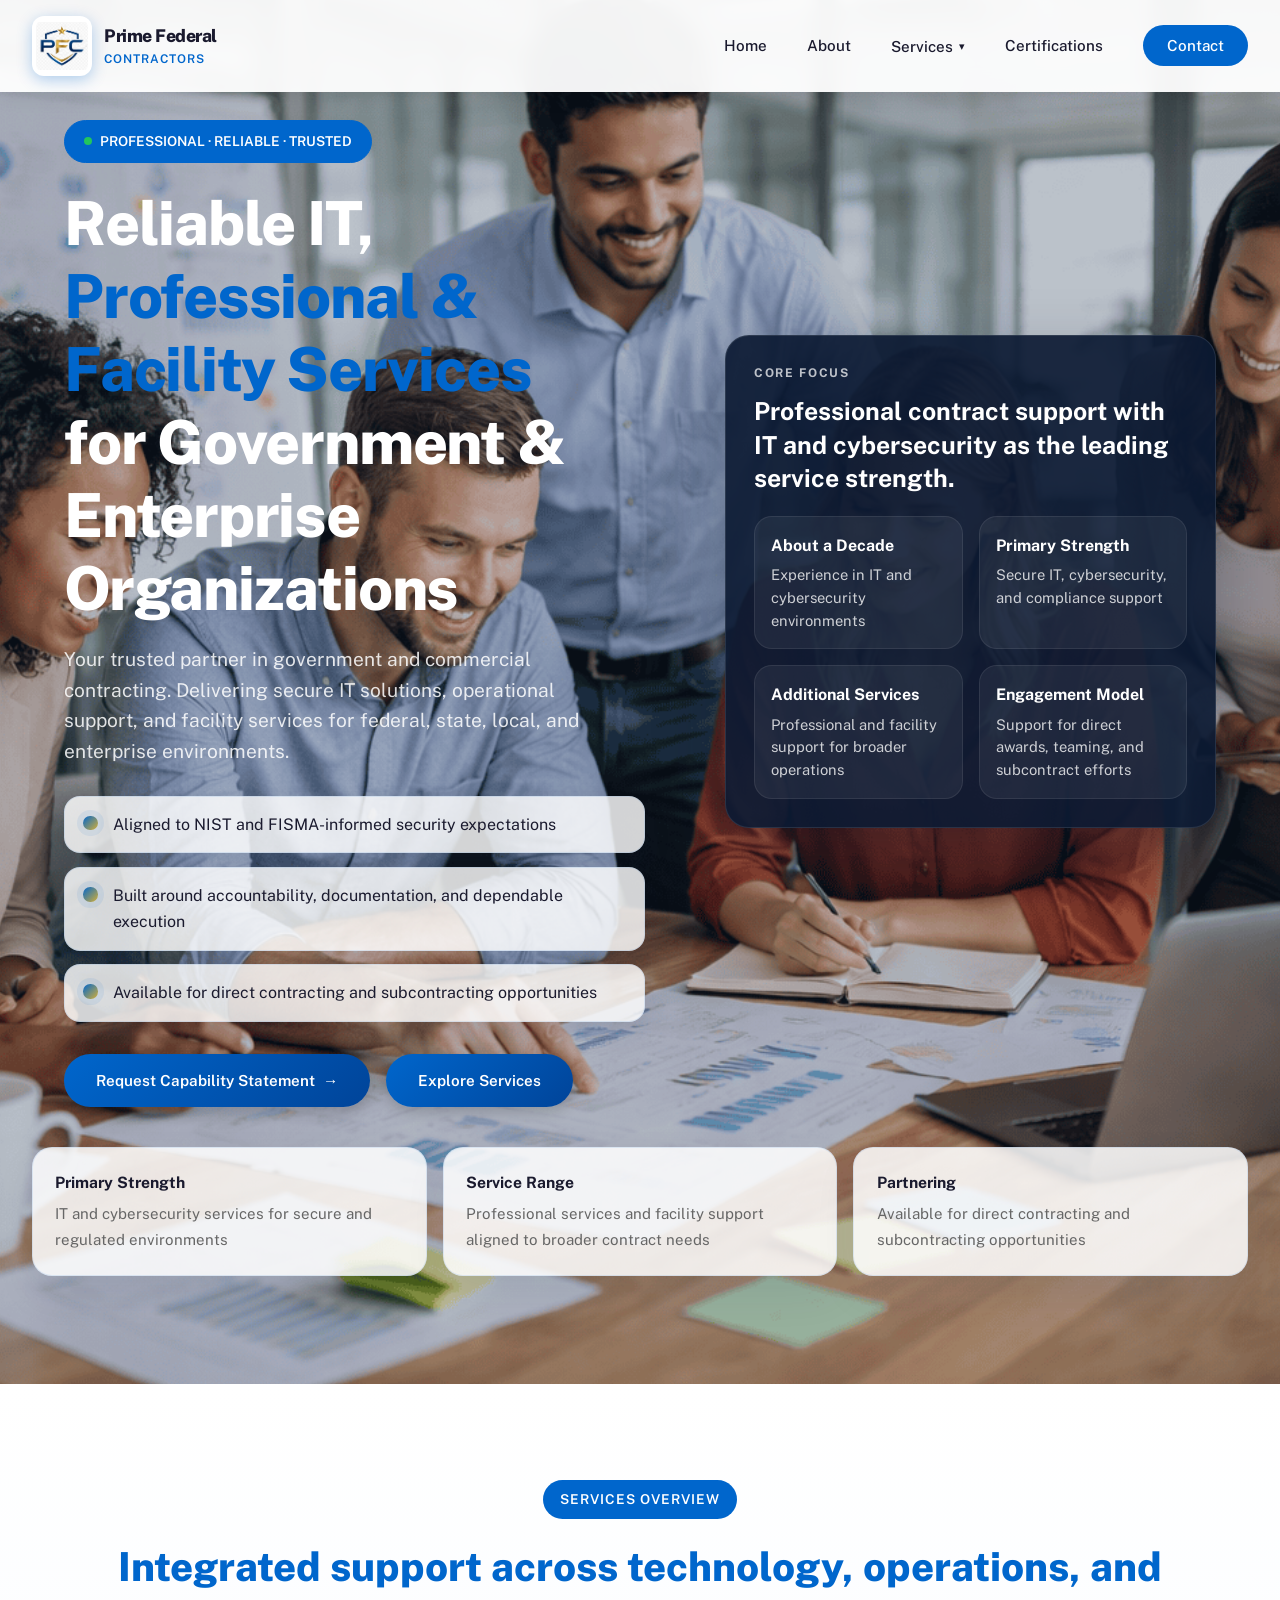
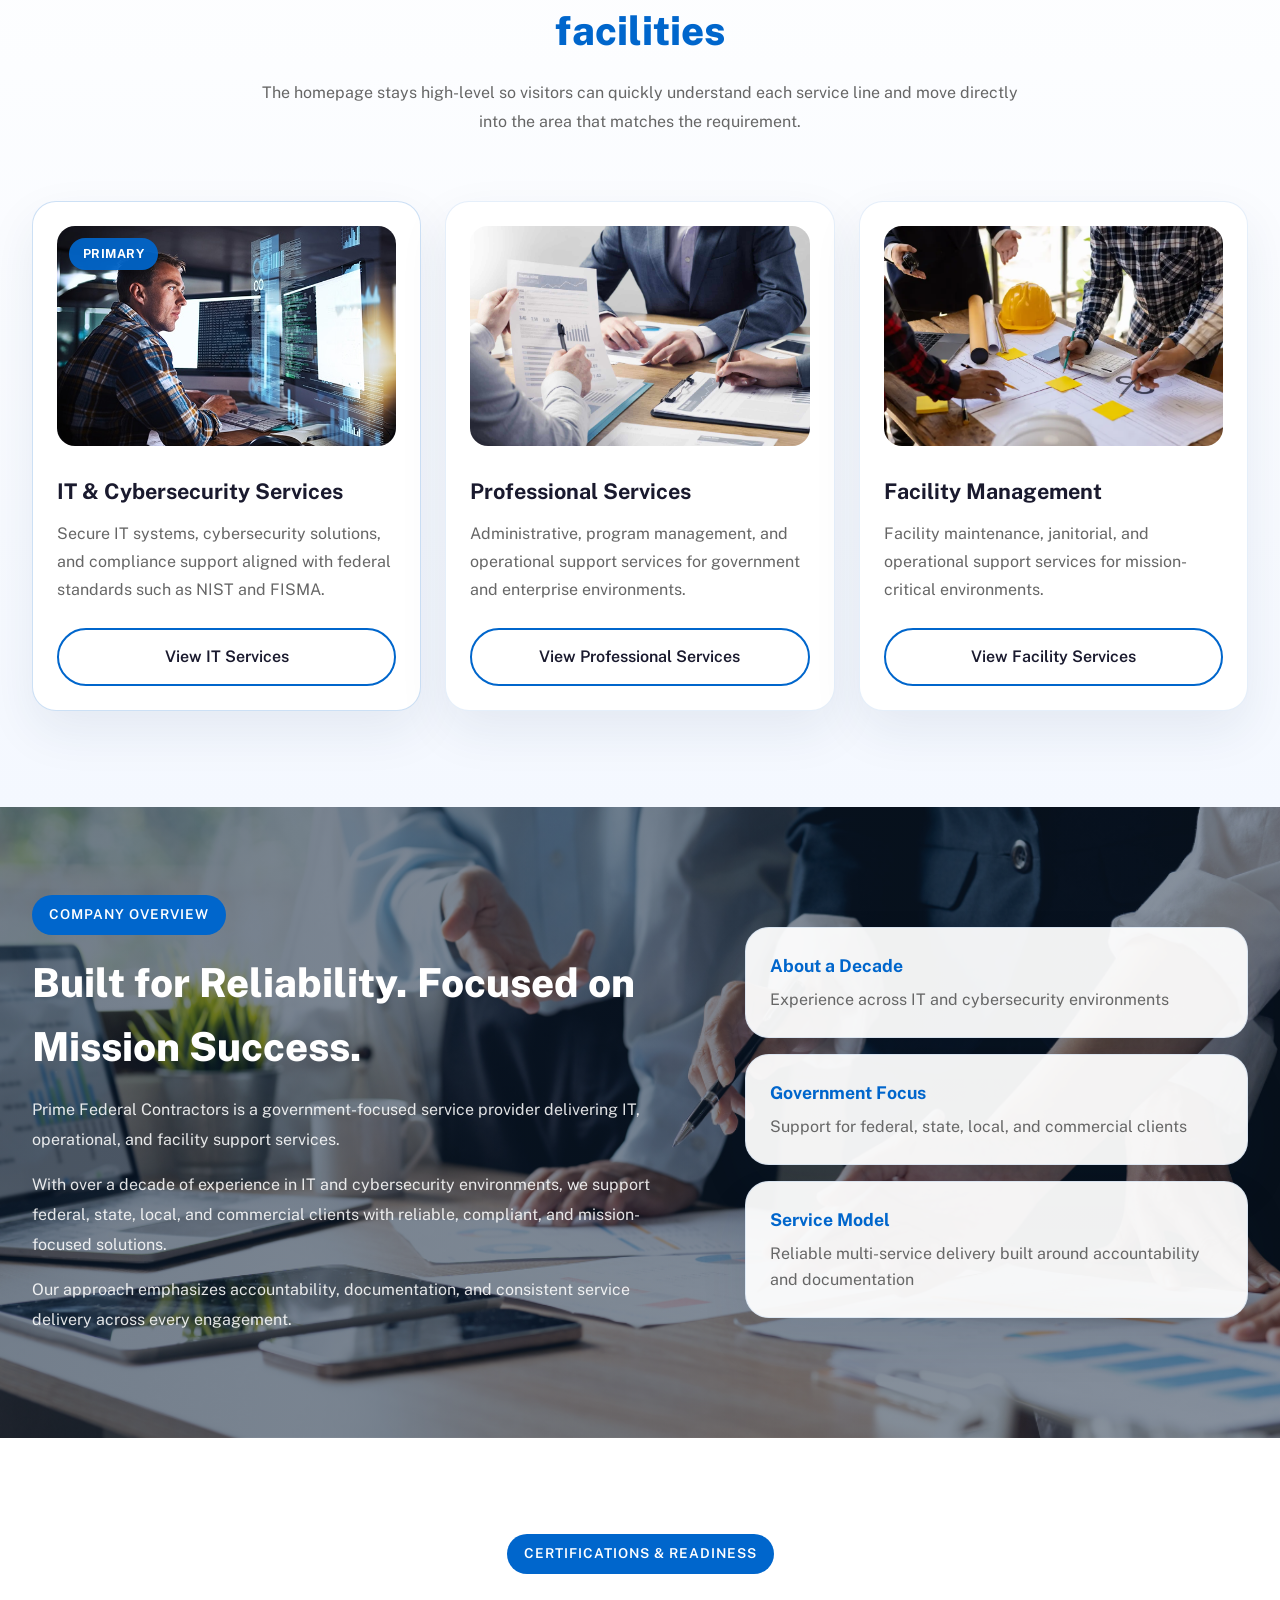
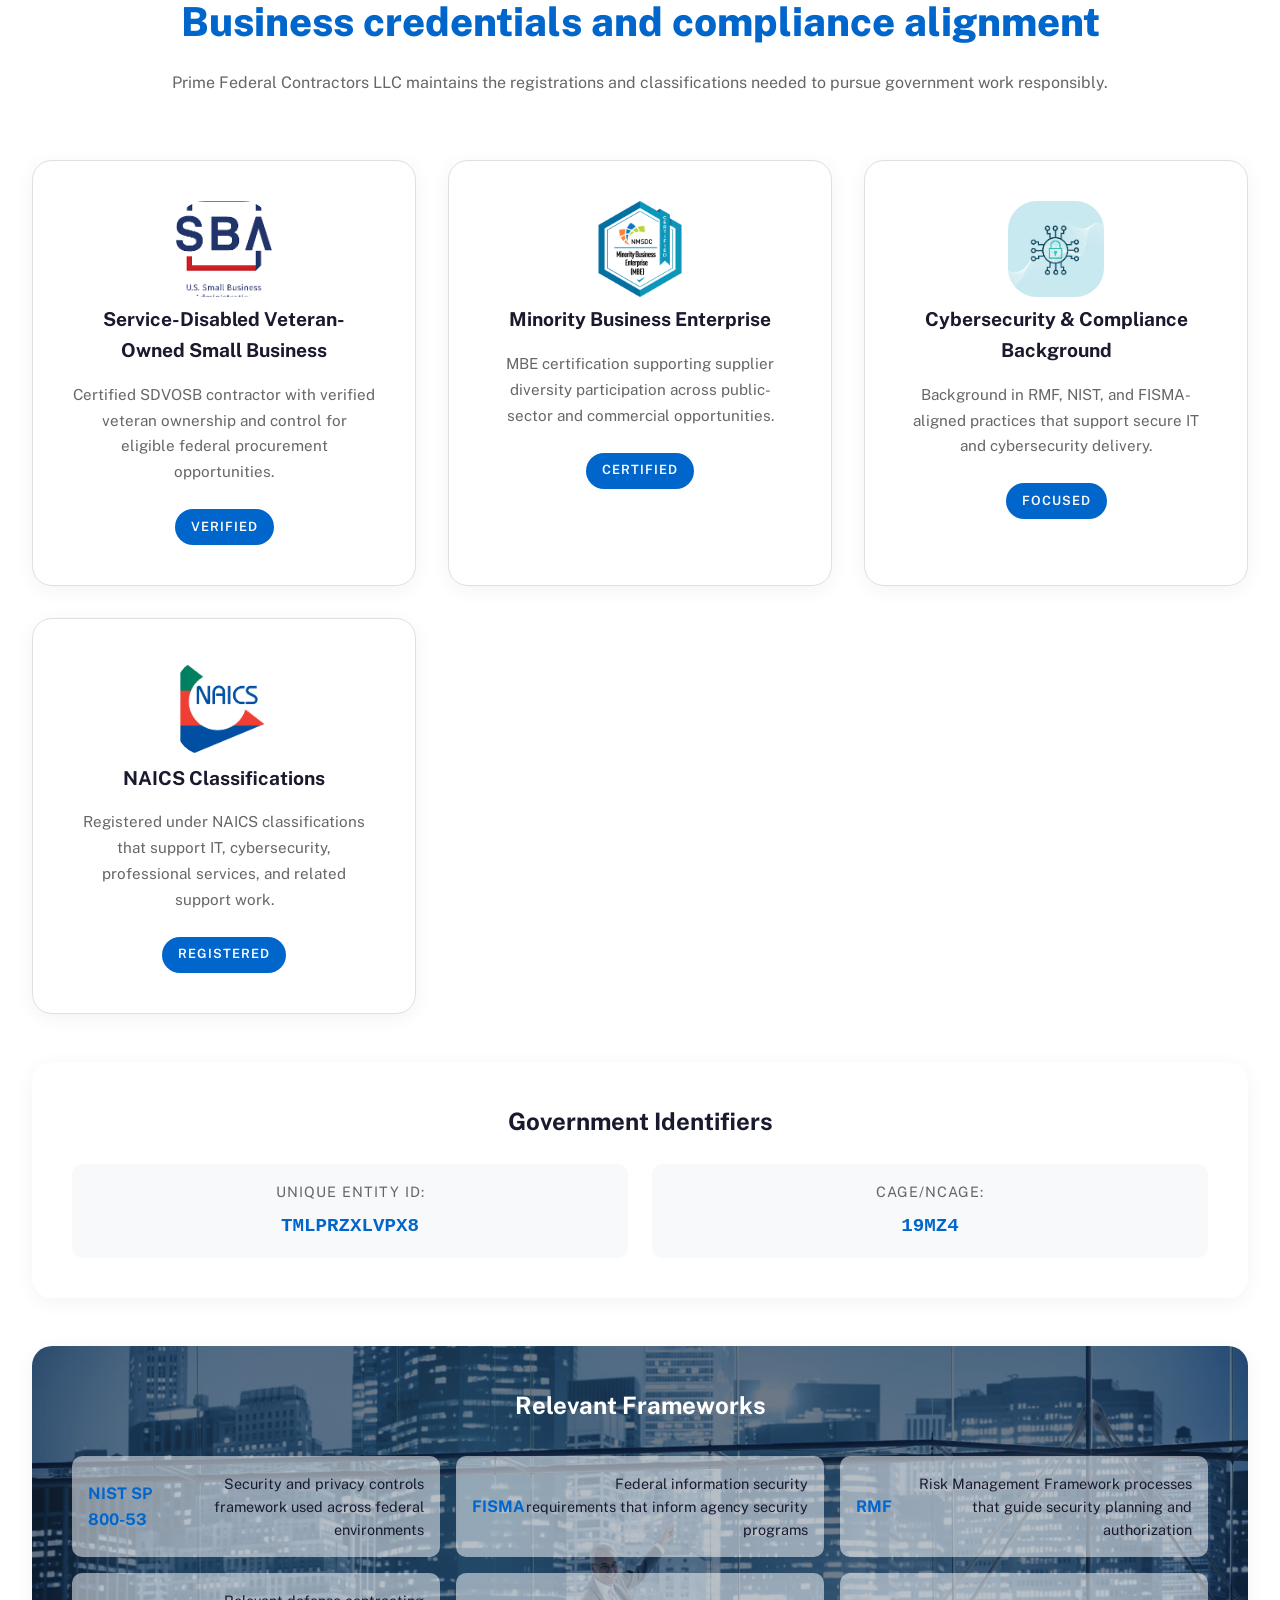
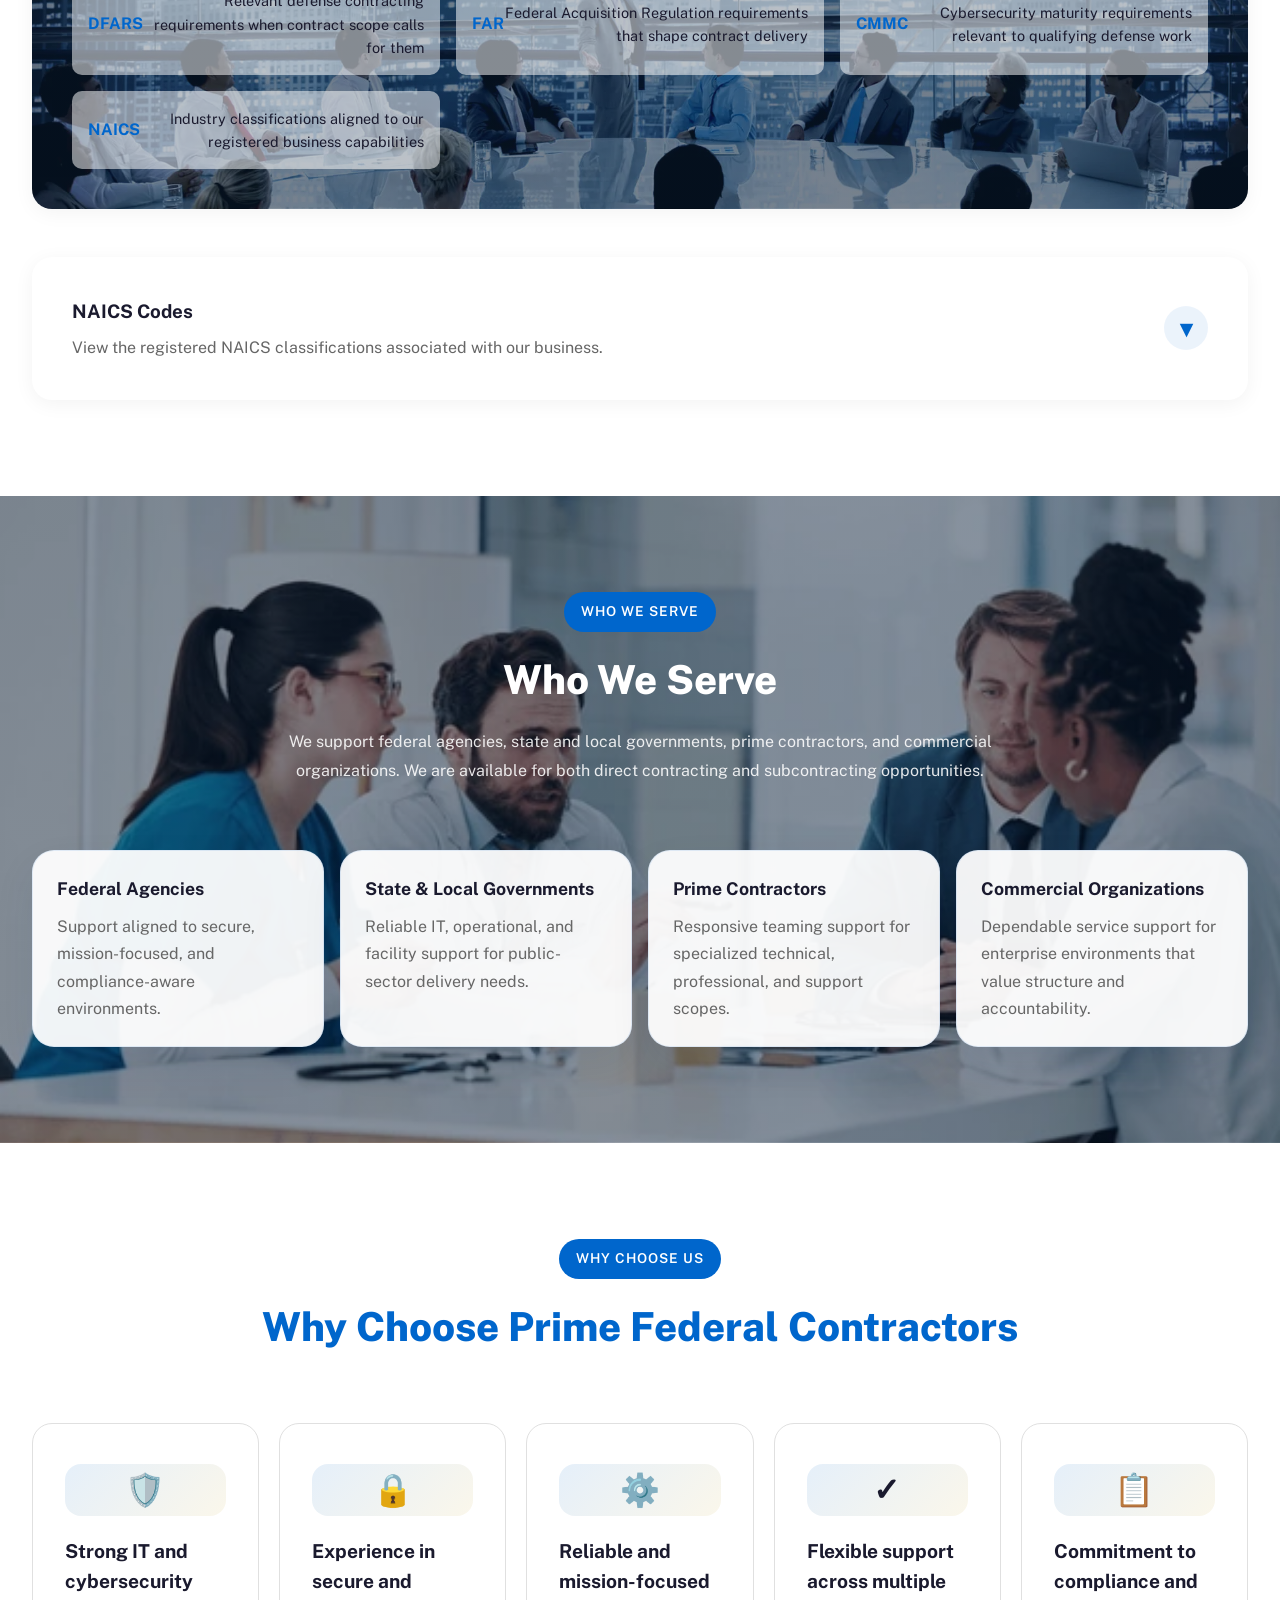
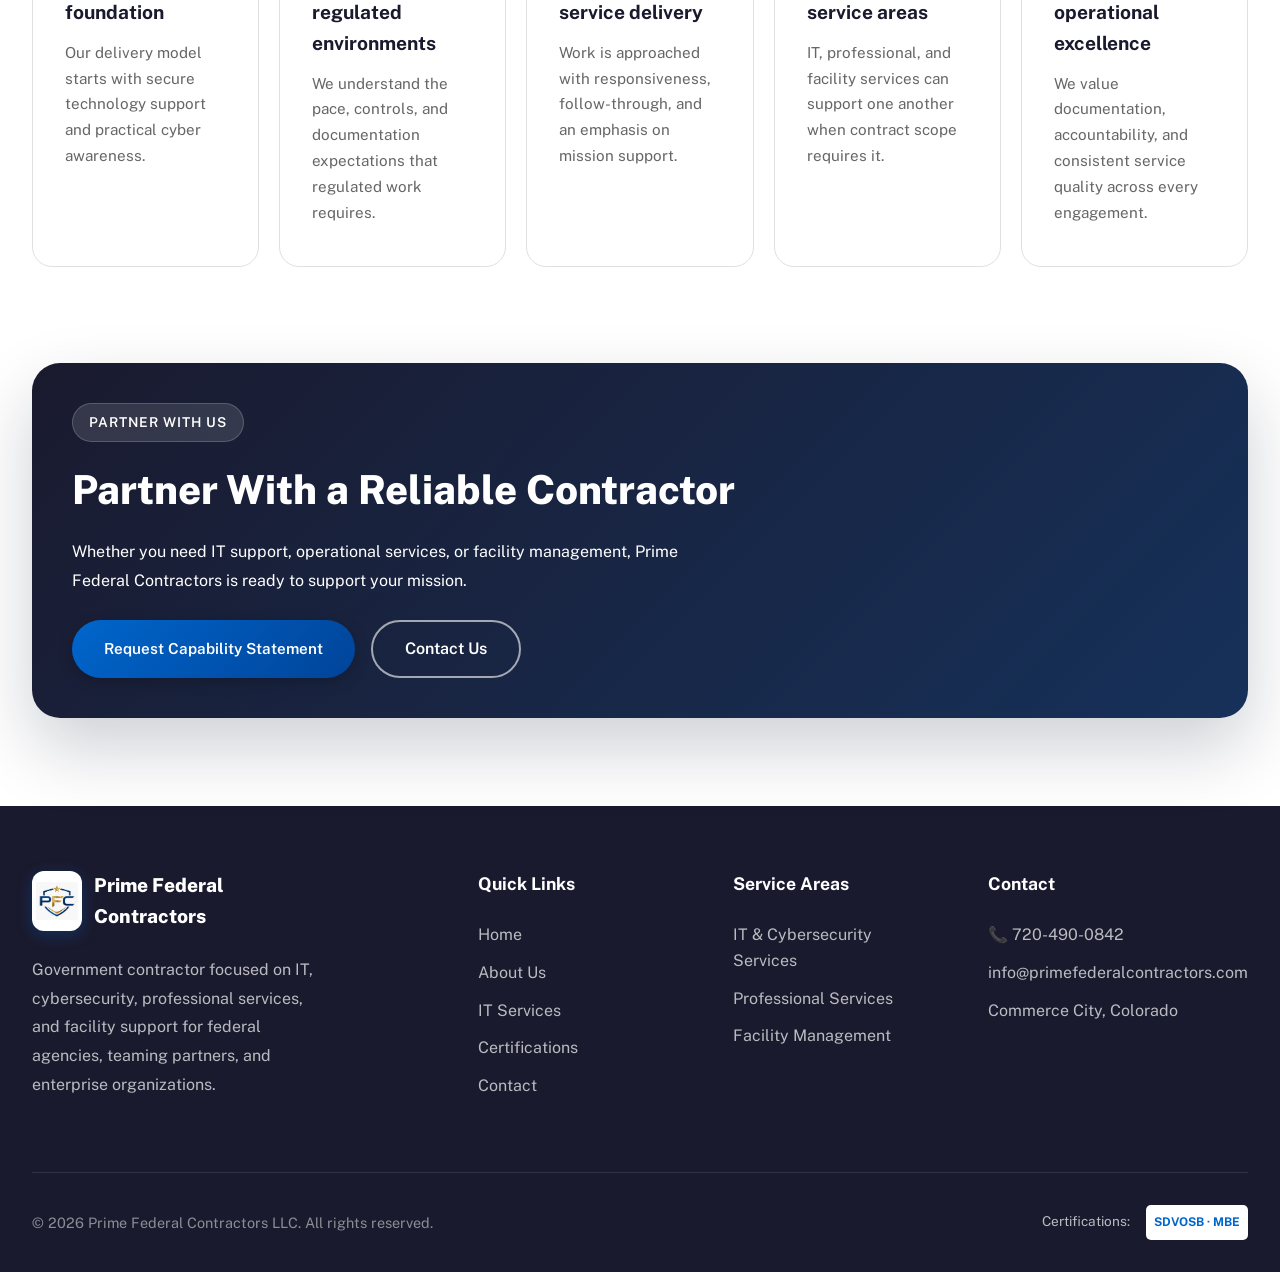
<file: index.html>
<!DOCTYPE html>
<html lang="en">
<head>
    <meta charset="UTF-8">
    <meta name="viewport" content="width=device-width, initial-scale=1.0">
    <title>Prime Federal Contractors LLC - Government IT & Cybersecurity Solutions</title>
    <link rel="preconnect" href="https://fonts.googleapis.com">
    <link rel="preconnect" href="https://fonts.gstatic.com" crossorigin>
    <link href="https://fonts.googleapis.com/css2?family=Public+Sans:wght@300;400;500;600;700;800&display=swap" rel="stylesheet">
    <link rel="stylesheet" href="./style/common.css">
    <link rel="icon" href="./assets/brandlogo.jpg" type="image/jpeg">
    <link rel="stylesheet" href="./style/index.css">

    <meta property="og:title" content="Prime Federal Contractors LLC - Government IT & Cybersecurity Solutions">
    <meta property="og:type" content="website">
    <meta property="og:image" content="https://primefederalcontractors.com/assets/brandlogo.jpg">
    <meta property="og:url" content="https://primefederalcontractors.com">
    <meta property="og:description" content="Prime Federal Contractors LLC provides IT, cybersecurity, professional services, and facility support for federal, state, and local agencies. SDVOSB & MBE certified.">
    <meta property="og:site_name" content="Prime Federal Contractors LLC">
    <meta property="og:image:width" content="1200">
    <meta property="og:image:height" content="630">
    <meta property="og:locale" content="en_US">

    <meta name="twitter:card" content="summary_large_image">
    <meta name="twitter:title" content="Prime Federal Contractors LLC - Government IT & Cybersecurity">
    <meta name="twitter:description" content="SDVOSB & MBE certified government contractor specializing in IT, cybersecurity, and professional services.">
    <meta name="twitter:image" content="https://primefederalcontractors.com/assets/brandlogo.jpg">

    <meta name="description" content="Prime Federal Contractors LLC provides certified IT, cybersecurity, professional services, and facility support for federal, state, and local government agencies.">
    <meta name="keywords" content="government contractor, IT services, cybersecurity, SDVOSB, MBE, federal contracting, RMF, NIST, FISMA">
    <meta name="author" content="Prime Federal Contractors LLC">
</head>
<body>
    <div class="page-loader" id="pageLoader">
        <div class="loader"></div>
    </div>

    <nav class="navbar" id="navbar">
        <div class="nav-container">
            <a href="./index.html" class="logo">
                <div class="logo-icon">
                    <img loading="lazy" src="./assets/brandlogo.jpg" alt="Prime Federal Contractors logo">
                </div>
                <div class="logo-text">
                    <span>Prime Federal</span>
                    <span>Contractors</span>
                </div>
            </a>

            <ul class="nav-links">
                <li class="nav-item"><a href="#home">Home</a></li>
                <li class="nav-item"><a href="./about.html">About</a></li>
                <li class="nav-item nav-dropdown">
                    <button class="nav-dropdown-toggle" type="button" aria-expanded="false">
                        Services
                        <span class="nav-caret">&#9662;</span>
                    </button>
                    <ul class="nav-dropdown-menu">
                        <li><a href="./it-cybersecurity-services.html">IT &amp; Cybersecurity Services</a></li>
                        <li><a href="./professional-services.html">Professional Services</a></li>
                        <li><a href="./facility-management.html">Facility Management</a></li>
                    </ul>
                </li>
                <li class="nav-item"><a href="#certifications">Certifications</a></li>
                <li class="nav-item"><a href="./contact.html" class="nav-cta">Contact</a></li>
            </ul>

            <button class="mobile-menu-btn" id="mobileMenuBtn" aria-label="Open navigation">
                <span></span>
                <span></span>
                <span></span>
            </button>
        </div>
    </nav>

    <div class="mobile-menu" id="mobileMenu">
        <a href="#home">Home</a>
        <a href="./about.html">About</a>
        <div class="mobile-menu-group">
            <button class="mobile-submenu-toggle" type="button">
                Services
                <span class="nav-caret">&#9662;</span>
            </button>
            <div class="mobile-submenu">
                <a href="./it-cybersecurity-services.html">IT &amp; Cybersecurity Services</a>
                <a href="./professional-services.html">Professional Services</a>
                <a href="./facility-management.html">Facility Management</a>
            </div>
        </div>
        <a href="#certifications">Certifications</a>
        <a href="./contact.html">Contact</a>
    </div>

    <section class="hero" id="home">
        <div class="parallax-bg"></div>
        <div class="hero-container hero-container-refined">
            <div class="hero-content">
                <div class="hero-badge">
                    <span></span>
                    PROFESSIONAL &middot; RELIABLE &middot; TRUSTED
                </div>

                <h1>Reliable IT, <span>Professional &amp; Facility Services</span> for Government &amp; Enterprise Organizations</h1>
                <p class="hero-subtitle">Your trusted partner in government and commercial contracting. Delivering secure IT solutions, operational support, and facility services for federal, state, local, and enterprise environments.</p>

                <ul class="hero-proof-list">
                    <li>Aligned to NIST and FISMA-informed security expectations</li>
                    <li>Built around accountability, documentation, and dependable execution</li>
                    <li>Available for direct contracting and subcontracting opportunities</li>
                </ul>

                <div class="hero-buttons">
                    <a href="./contact.html" class="btn-primary">
                        Request Capability Statement
                        <span>&rarr;</span>
                    </a>
                    <a href="#services" class="btn-primary">Explore Services</a>
                </div>
            </div>

            <div class="hero-images hero-panel-shell">
                <div class="hero-brief-card animate-on-scroll delay-2">
                    <p class="hero-card-eyebrow">Core Focus</p>
                    <h3>Professional contract support with IT and cybersecurity as the leading service strength.</h3>
                    <div class="hero-brief-grid">
                        <div class="hero-brief-item">
                            <strong>About a Decade</strong>
                            <span>Experience in IT and cybersecurity environments</span>
                        </div>
                        <div class="hero-brief-item">
                            <strong>Primary Strength</strong>
                            <span>Secure IT, cybersecurity, and compliance support</span>
                        </div>
                        <div class="hero-brief-item">
                            <strong>Additional Services</strong>
                            <span>Professional and facility support for broader operations</span>
                        </div>
                        <div class="hero-brief-item">
                            <strong>Engagement Model</strong>
                            <span>Support for direct awards, teaming, and subcontract efforts</span>
                        </div>
                    </div>
                </div>
            </div>
        </div>

        <div class="hero-highlights animate-on-scroll">
            <div class="highlight-card">
                <strong>Primary Strength</strong>
                <span>IT and cybersecurity services for secure and regulated environments</span>
            </div>
            <div class="highlight-card">
                <strong>Service Range</strong>
                <span>Professional services and facility support aligned to broader contract needs</span>
            </div>
            <div class="highlight-card">
                <strong>Partnering</strong>
                <span>Available for direct contracting and subcontracting opportunities</span>
            </div>
        </div>
    </section>

    <section class="services" id="services">
        <div class="section-container">
            <div class="section-header animate-on-scroll">
                <span class="section-tag">Services Overview</span>
                <h2 class="section-title">Integrated support across technology, operations, and facilities</h2>
                <p class="services-intro">The homepage stays high-level so visitors can quickly understand each service line and move directly into the area that matches the requirement.</p>
            </div>

            <div class="services-overview-grid">
                <article class="services-overview-card service-card-primary animate-on-scroll delay-1">
                    <img class="services-card-image" loading="lazy" src="./assets/IT_and_cybersecurity.jpg" alt="IT and cybersecurity services">
                    <span class="service-card-badge">Primary</span>
                    <h3>IT &amp; Cybersecurity Services</h3>
                    <p>Secure IT systems, cybersecurity solutions, and compliance support aligned with federal standards such as NIST and FISMA.</p>
                    <a href="./it-cybersecurity-services.html" class="btn-secondary">View IT Services</a>
                </article>

                <article class="services-overview-card animate-on-scroll delay-2">
                    <img class="services-card-image" loading="lazy" src="./assets/ProfessionalServicesCareer.jpg" alt="Professional services support">
                    <h3>Professional Services</h3>
                    <p>Administrative, program management, and operational support services for government and enterprise environments.</p>
                    <a href="./professional-services.html" class="btn-secondary">View Professional Services</a>
                </article>

                <article class="services-overview-card animate-on-scroll delay-3">
                    <img class="services-card-image" loading="lazy" src="./assets/Facility Management.webp" alt="Facility management support">
                    <h3>Facility Management</h3>
                    <p>Facility maintenance, janitorial, and operational support services for mission-critical environments.</p>
                    <a href="./facility-management.html" class="btn-secondary">View Facility Services</a>
                </article>
            </div>
        </div>
    </section>

    <section class="home-about" id="about">
        <div class="section-container home-about-grid">
            <div class="home-about-copy animate-on-scroll">
                <span class="section-tag">Company Overview</span>
                <h2 class="section-title">Built for Reliability. Focused on Mission Success.</h2>
                <p>Prime Federal Contractors is a government-focused service provider delivering IT, operational, and facility support services.</p>
                <p>With over a decade of experience in IT and cybersecurity environments, we support federal, state, local, and commercial clients with reliable, compliant, and mission-focused solutions.</p>
                <p>Our approach emphasizes accountability, documentation, and consistent service delivery across every engagement.</p>
            </div>

            <div class="home-about-cards animate-on-scroll delay-2">
                <div class="home-about-card">
                    <strong>About a Decade</strong>
                    <span>Experience across IT and cybersecurity environments</span>
                </div>
                <div class="home-about-card">
                    <strong>Government Focus</strong>
                    <span>Support for federal, state, local, and commercial clients</span>
                </div>
                <div class="home-about-card">
                    <strong>Service Model</strong>
                    <span>Reliable multi-service delivery built around accountability and documentation</span>
                </div>
            </div>
        </div>
    </section>

  <section class="certifications" id="certifications">
        <div class="section-container">
            <div class="section-header animate-on-scroll">
                <span class="section-tag">Certifications &amp; Readiness</span>
                <h2 class="section-title">Business credentials and compliance alignment</h2>
                <p style="color: var(--text-light); margin-top: 1rem;">Prime Federal Contractors LLC maintains the registrations and classifications needed to pursue government work responsibly.</p>
            </div>

            <div class="certifications-grid">
                <div class="certification-card animate-on-scroll delay-1">
                    <img class="icon_image" src="./assets/images.png" alt="cybersecurity" loading="lazy">
                    <h3>Service-Disabled Veteran-Owned Small Business</h3>
                    <p>Certified SDVOSB contractor with verified veteran ownership and control for eligible federal procurement opportunities.</p>
                    <div class="cert-badge">Verified</div>
                </div>

                <div class="certification-card animate-on-scroll delay-2">
                    <img class="icon_image" src="./assets/Certification-Badge.png" alt="cybersecurity" loading="lazy">
                    <h3>Minority Business Enterprise</h3>
                    <p>MBE certification supporting supplier diversity participation across public-sector and commercial opportunities.</p>
                    <div class="cert-badge">Certified</div>
                </div>

                <div class="certification-card animate-on-scroll delay-3">
                    <img class="icon_image" src="./assets/Card_cybersecurity.jpg" alt="cybersecurity" loading="lazy">
                    <h3>Cybersecurity &amp; Compliance Background</h3>
                    <p>Background in RMF, NIST, and FISMA-aligned practices that support secure IT and cybersecurity delivery.</p>
                    <div class="cert-badge">Focused</div>
                </div>

                <div class="certification-card animate-on-scroll delay-4">
                    <img class="icon_image" src="./assets/US-NAICS-Logo.jpg" alt="NAICS Logo" loading="lazy">
                    <h3>NAICS Classifications</h3>
                    <p>Registered under NAICS classifications that support IT, cybersecurity, professional services, and related support work.</p>
                    <div class="cert-badge">Registered</div>
                </div>
            </div>

            <div class="identifiers-section">
                <h3>Government Identifiers</h3>
                <div class="identifiers-grid">
                    <div class="identifier-item">
                        <span class="identifier-label">Unique Entity ID:</span>
                        <span class="identifier-value">TMLPRZXLVPX8</span>
                    </div>
                    <div class="identifier-item">
                        <span class="identifier-label">CAGE/NCAGE:</span>
                        <span class="identifier-value">19MZ4</span>
                    </div>
                </div>
            </div>

            <div class="compliance-standards">
                <h3>Relevant Frameworks</h3>
                <div class="standards-list">
                    <div class="standard-item">
                        <span class="standard-name">NIST SP 800-53</span>
                        <span class="standard-desc">Security and privacy controls framework used across federal environments</span>
                    </div>
                    <div class="standard-item">
                        <span class="standard-name">FISMA</span>
                        <span class="standard-desc">Federal information security requirements that inform agency security programs</span>
                    </div>
                    <div class="standard-item">
                        <span class="standard-name">RMF</span>
                        <span class="standard-desc">Risk Management Framework processes that guide security planning and authorization</span>
                    </div>
                    <div class="standard-item">
                        <span class="standard-name">DFARS</span>
                        <span class="standard-desc">Relevant defense contracting requirements when contract scope calls for them</span>
                    </div>
                    <div class="standard-item">
                        <span class="standard-name">FAR</span>
                        <span class="standard-desc">Federal Acquisition Regulation requirements that shape contract delivery</span>
                    </div>
                    <div class="standard-item">
                        <span class="standard-name">CMMC</span>
                        <span class="standard-desc">Cybersecurity maturity requirements relevant to qualifying defense work</span>
                    </div>
                    <div class="standard-item">
                        <span class="standard-name">NAICS</span>
                        <span class="standard-desc">Industry classifications aligned to our registered business capabilities</span>
                    </div>
                </div>
            </div>

            <details class="naics-accordion">
                <summary>
                    <div class="naics-summary-text">
                        <h3>NAICS Codes</h3>
                        <p>View the registered NAICS classifications associated with our business.</p>
                    </div>
                    <span class="naics-chevron">&#9662;</span>
                </summary>
                <div class="naics-list">
                    <div class="naics-item">541511 - Custom Computer Programming Services</div>
                    <div class="naics-item">541512 - Computer Systems Design Services</div>
                    <div class="naics-item">541513 - Computer Facilities Management Services</div>
                    <div class="naics-item">541519 - Other Computer Related Services</div>
                    <div class="naics-item">541611 - Administrative Management Consulting</div>
                    <div class="naics-item">561210 - Facilities Support Services</div>
                    <div class="naics-item">561720 - Janitorial Services</div>
                    <div class="naics-item">561730 - Landscaping Services</div>
                </div>
            </details>
        </div>
    </section>

    <section class="who-we-serve" id="who-we-serve">
        <div class="section-container">
            <div class="section-header animate-on-scroll">
                <span class="section-tag">Who We Serve</span>
                <h2 class="section-title">Who We Serve</h2>
                <p class="who-we-serve-intro">We support federal agencies, state and local governments, prime contractors, and commercial organizations. We are available for both direct contracting and subcontracting opportunities.</p>
            </div>

            <div class="audience-grid">
                <article class="audience-card animate-on-scroll delay-1">
                    <h3>Federal Agencies</h3>
                    <p>Support aligned to secure, mission-focused, and compliance-aware environments.</p>
                </article>
                <article class="audience-card animate-on-scroll delay-2">
                    <h3>State &amp; Local Governments</h3>
                    <p>Reliable IT, operational, and facility support for public-sector delivery needs.</p>
                </article>
                <article class="audience-card animate-on-scroll delay-3">
                    <h3>Prime Contractors</h3>
                    <p>Responsive teaming support for specialized technical, professional, and support scopes.</p>
                </article>
                <article class="audience-card animate-on-scroll delay-4">
                    <h3>Commercial Organizations</h3>
                    <p>Dependable service support for enterprise environments that value structure and accountability.</p>
                </article>
            </div>
        </div>
    </section>

    <section class="why-us" id="why-us">
        <div class="section-container">
            <div class="section-header animate-on-scroll">
                <span class="section-tag">Why Choose Us</span>
                <h2 class="section-title">Why Choose Prime Federal Contractors</h2>
            </div>

            <div class="features-grid">
                <div class="feature-card animate-on-scroll delay-1">
                    <div class="feature-icon"><div class="myicons">🛡️</div></div>
                    <h3>Strong IT and cybersecurity foundation</h3>
                    <p>Our delivery model starts with secure technology support and practical cyber awareness.</p>
                </div>

                <div class="feature-card animate-on-scroll delay-2">
                    <div class="feature-icon"><div class="myicons">🔒</div></div>
                    <h3>Experience in secure and regulated environments</h3>
                    <p>We understand the pace, controls, and documentation expectations that regulated work requires.</p>
                </div>

                <div class="feature-card animate-on-scroll delay-3">
                    <div class="feature-icon"><div class="myicons">⚙️</div></div>
                    <h3>Reliable and mission-focused service delivery</h3>
                    <p>Work is approached with responsiveness, follow-through, and an emphasis on mission support.</p>
                </div>

                <div class="feature-card animate-on-scroll delay-4">
                    <div class="feature-icon"><div class="myicons">✓</div></div>
                    <h3>Flexible support across multiple service areas</h3>
                    <p>IT, professional, and facility services can support one another when contract scope requires it.</p>
                </div>

                <div class="feature-card animate-on-scroll delay-5">
                    <div class="feature-icon"><div class="myicons">📋</div></div>
                    <h3>Commitment to compliance and operational excellence</h3>
                    <p>We value documentation, accountability, and consistent service quality across every engagement.</p>
                </div>
            </div>
        </div>
    </section>

    <section class="final-cta">
        <div class="section-container">
            <div class="final-cta-card animate-on-scroll">
                <span class="section-tag">Partner With Us</span>
                <h2 class="section-title">Partner With a Reliable Contractor</h2>
                <p>Whether you need IT support, operational services, or facility management, Prime Federal Contractors is ready to support your mission.</p>
                <div class="final-cta-actions">
                    <a href="./contact.html" class="btn-primary">Request Capability Statement</a>
                    <a href="./contact.html" class="btn-secondary">Contact Us</a>
                </div>
            </div>
        </div>
    </section>

    <footer class="footer">
        <div class="footer-grid">
            <div class="footer-brand">
                <div class="footer-logo">
                    <div class="footer-logo-icon">
                        <div class="logo-icon">
                            <img loading="lazy" src="./assets/brandlogo.jpg" alt="Prime Federal Contractors logo">
                        </div>
                    </div>
                    <span class="footer-logo-text">Prime Federal Contractors</span>
                </div>
                <p>Government contractor focused on IT, cybersecurity, professional services, and facility support for federal agencies, teaming partners, and enterprise organizations.</p>
            </div>

            <div class="footer-column">
                <h4>Quick Links</h4>
                <ul class="footer-links">
                    <li><a href="#home">Home</a></li>
                    <li><a href="./about.html">About Us</a></li>
                    <li><a href="./it-cybersecurity-services.html">IT Services</a></li>
                    <li><a href="#certifications">Certifications</a></li>
                    <li><a href="./contact.html">Contact</a></li>
                </ul>
            </div>

            <div class="footer-column">
                <h4>Service Areas</h4>
                <ul class="footer-links">
                    <li><a href="./it-cybersecurity-services.html">IT &amp; Cybersecurity Services</a></li>
                    <li><a href="./professional-services.html">Professional Services</a></li>
                    <li><a href="./facility-management.html">Facility Management</a></li>
                </ul>
            </div>

            <div class="footer-column">
                <h4>Contact</h4>
                <ul class="footer-links">
                    <li><a href="tel:+17204900842"> 📞 720-490-0842</a></li>
                    <li><a href="mailto:info@primefederalcontractors.com">info@primefederalcontractors.com</a></li>
                    <li><a href="./contact.html">Commerce City, Colorado</a></li>
                </ul>
            </div>
        </div>

        <div class="footer-bottom">
            <p>&copy; 2026 Prime Federal Contractors LLC. All rights reserved.</p>
            <div class="footer-certifications">
                <span style="color: rgba(255,255,255,0.7); font-size: 0.85rem;">Certifications:</span>
                <div style="background: white; padding: 0.5rem; border-radius: 5px; color: var(--primary-blue); font-weight: 700; font-size: 0.75rem;">
                    SDVOSB &middot; MBE
                </div>
            </div>
        </div>
    </footer>

    <script src="./js/app.js"></script>
</body>
</html>
</file>
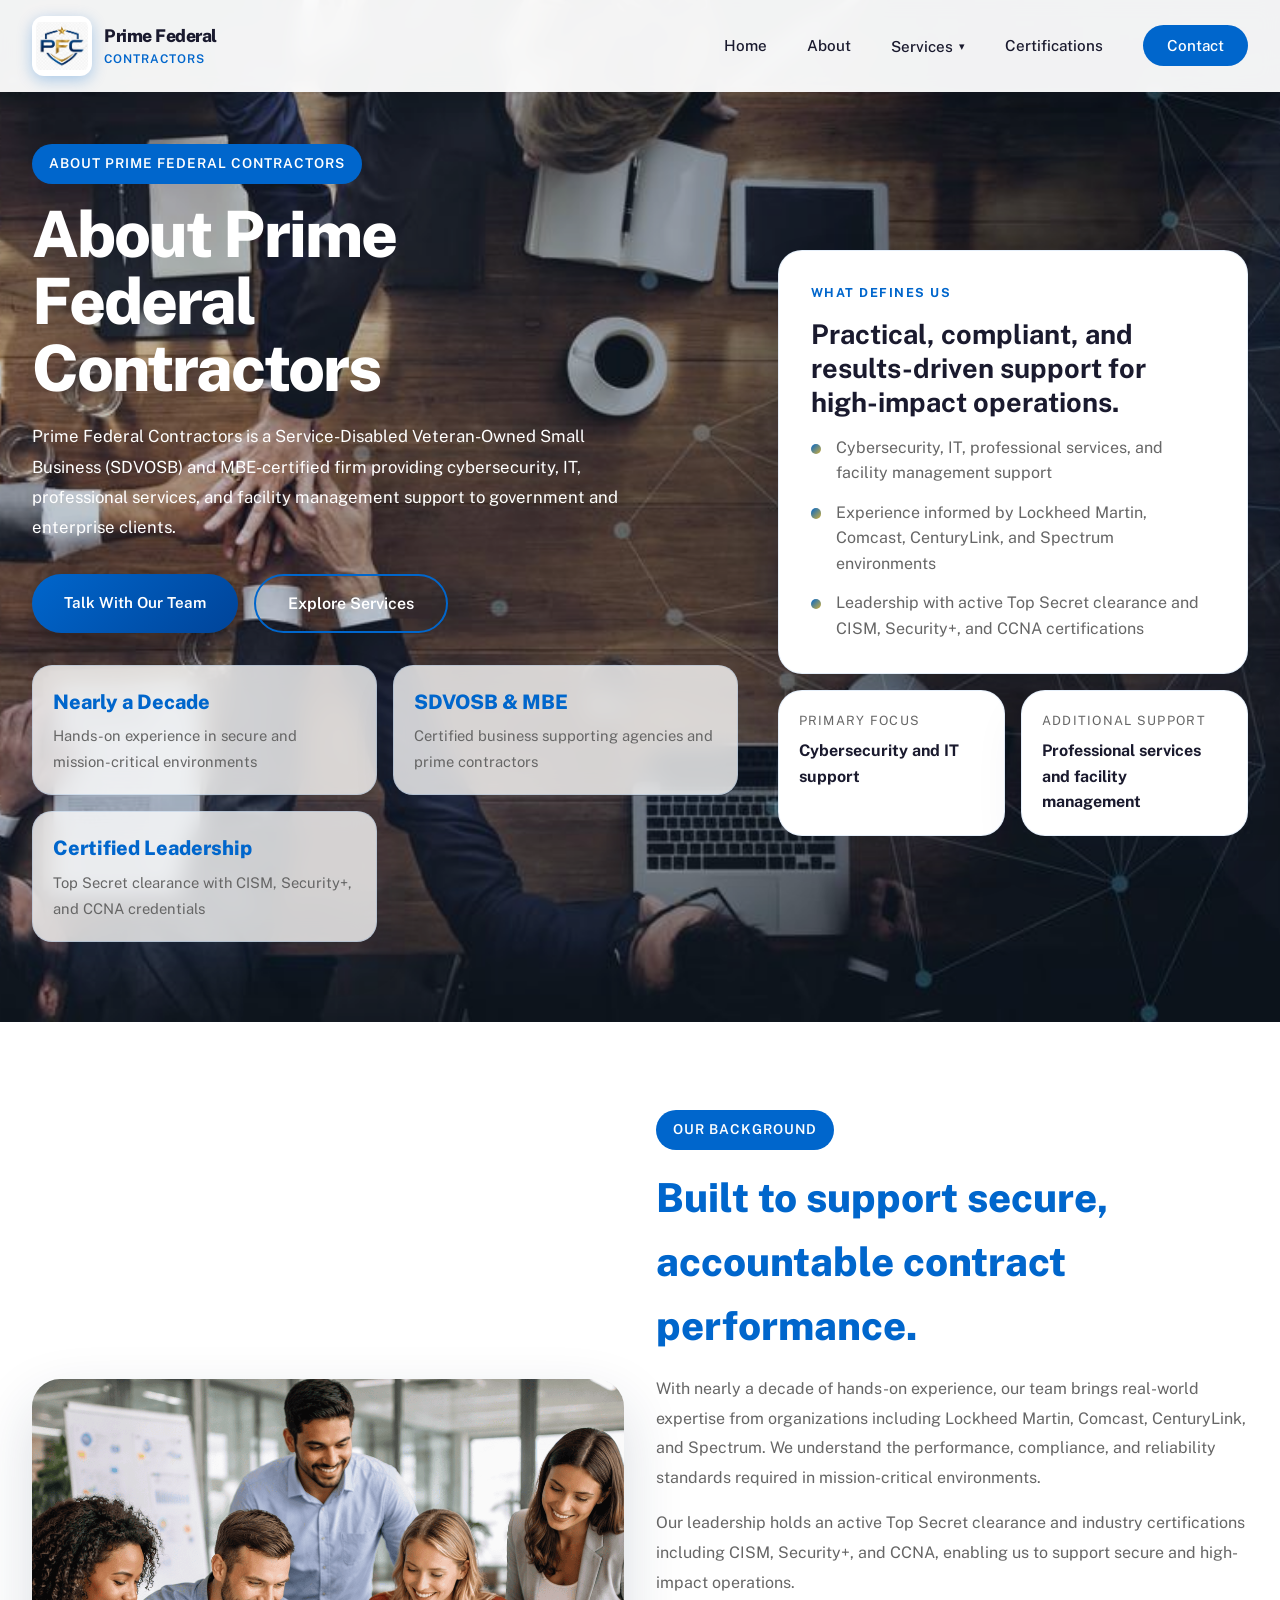
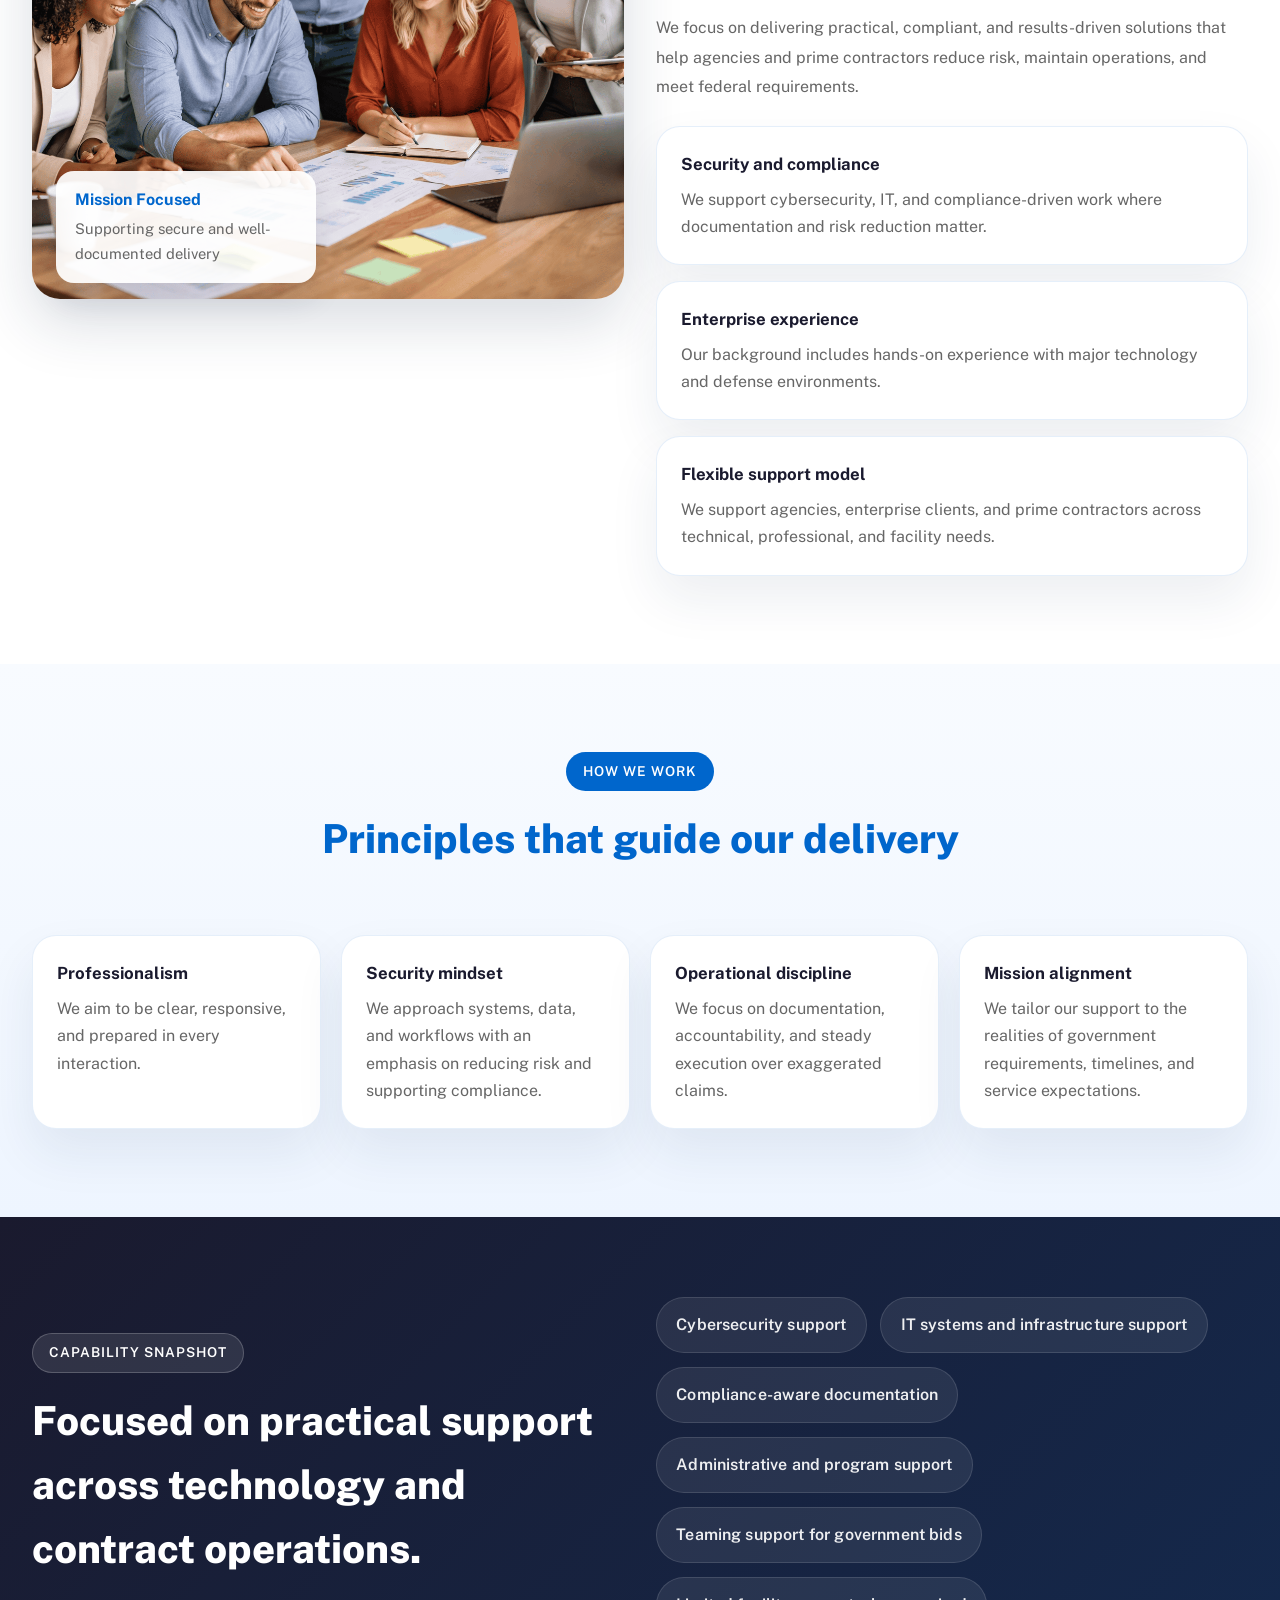
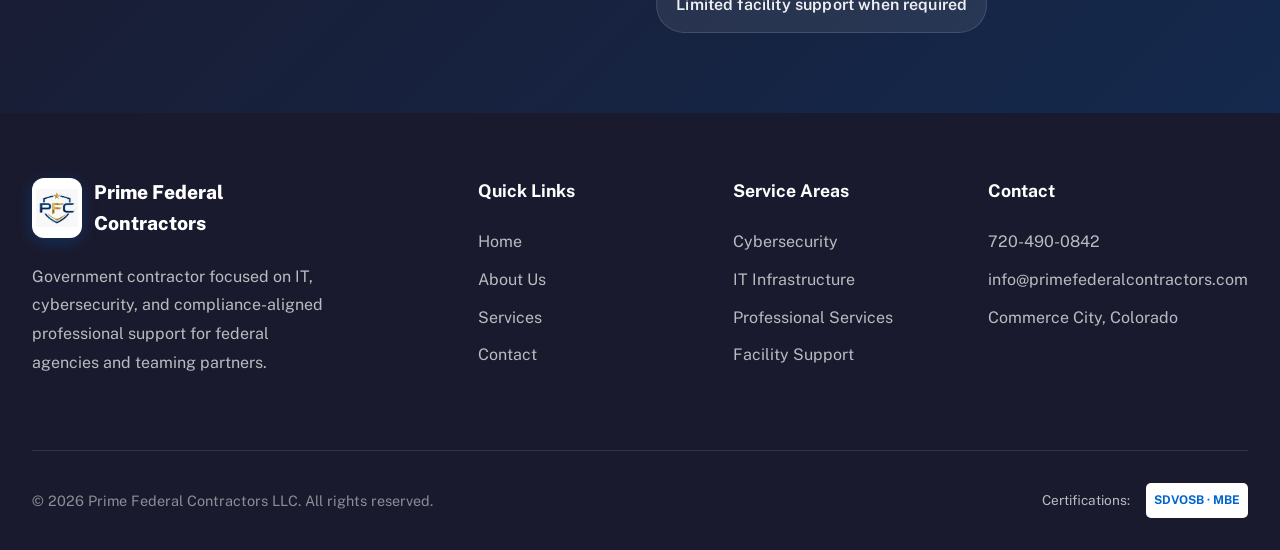
<file: about.html>
<!DOCTYPE html>
<html lang="en">
<head>
    <meta charset="UTF-8">
    <meta name="viewport" content="width=device-width, initial-scale=1.0">
    <title>Prime Federal Contractors LLC - About</title>
    <link rel="preconnect" href="https://fonts.googleapis.com">
    <link rel="preconnect" href="https://fonts.gstatic.com" crossorigin>
    <link href="https://fonts.googleapis.com/css2?family=Public+Sans:wght@300;400;500;600;700;800&display=swap" rel="stylesheet">
    <link rel="stylesheet" href="./style/common.css">
    <link rel="icon" href="./assets/brandlogo.jpg" type="image/jpeg">
    <link rel="stylesheet" href="./style/about.css">
    
    <!-- Open Graph Meta Tags for Prime Federal Contractors LLC -->
    <meta property="og:title" content="Prime Federal Contractors LLC - Government IT & Cybersecurity Solutions">
    <meta property="og:type" content="website">
    <meta property="og:image" content="https://primefederalcontractors.com/assets/brandlogo.jpg">
    <meta property="og:url" content="https://primefederalcontractors.com/about.html">
    <meta property="og:description" content="Prime Federal Contractors LLC provides IT, cybersecurity, professional services, and facility support for federal, state, and local agencies. SDVOSB & MBE certified.">
    <meta property="og:site_name" content="Prime Federal Contractors LLC">
    <meta property="og:image:width" content="1200">
    <meta property="og:image:height" content="630">
    <meta property="og:locale" content="en_US">
    <!-- Twitter Card Meta Tags -->
    <meta name="twitter:card" content="summary_large_image">
    <meta name="twitter:title" content="Prime Federal Contractors LLC - Government IT & Cybersecurity">
    <meta name="twitter:description" content="SDVOSB & MBE certified government contractor specializing in IT, cybersecurity, and professional services.">
    <meta name="twitter:image" content="https://primefederalcontractors.com/assets/brandlogo.jpg">

    <!-- Additional SEO Meta Tags -->
    <meta name="description" content="Prime Federal Contractors LLC provides certified IT, cybersecurity, professional services, and facility support for federal, state, and local government agencies.">
    <meta name="keywords" content="government contractor, IT services, cybersecurity, SDVOSB, MBE, federal contracting, RMF, NIST, FISMA">
    <meta name="author" content="Prime Federal Contractors LLC">
</head>
<body>
    <div class="page-loader" id="pageLoader">
        <div class="loader"></div>
    </div>

    <nav class="navbar" id="navbar">
        <div class="nav-container">
            <a href="./index.html" class="logo">
                <div class="logo-icon">
                    <img loading="lazy" src="./assets/brandlogo.jpg" alt="Prime Federal Contractors logo">
                </div>
                <div class="logo-text">
                    <span>Prime Federal</span>
                    <span>Contractors</span>
                </div>
            </a>

            <ul class="nav-links">
                <li class="nav-item"><a href="./index.html">Home</a></li>
                <li class="nav-item"><a href="./about.html">About</a></li>
                <li class="nav-item nav-dropdown">
                    <button class="nav-dropdown-toggle" type="button" aria-expanded="false">
                        Services
                        <span class="nav-caret">&#9662;</span>
                    </button>
                    <ul class="nav-dropdown-menu">
                        <li><a href="./it-cybersecurity-services.html">IT &amp; Cybersecurity Services</a></li>
                        <li><a href="./professional-services.html">Professional Services</a></li>
                        <li><a href="./facility-management.html">Facility Management</a></li>
                    </ul>
                </li>
                <li class="nav-item"><a href="./index.html#certifications">Certifications</a></li>
                <li class="nav-item"><a href="./contact.html" class="nav-cta">Contact</a></li>
            </ul>

            <button class="mobile-menu-btn" id="mobileMenuBtn" aria-label="Open menu">
                <span></span>
                <span></span>
                <span></span>
            </button>
        </div>
    </nav>

    <div class="mobile-menu" id="mobileMenu">
        <a href="./index.html">Home</a>
        <a href="./about.html">About</a>
        <div class="mobile-menu-group">
            <button class="mobile-submenu-toggle" type="button">
                Services
                <span class="nav-caret">&#9662;</span>
            </button>
            <div class="mobile-submenu">
                <a href="./it-cybersecurity-services.html">IT &amp; Cybersecurity Services</a>
                <a href="./professional-services.html">Professional Services</a>
                <a href="./facility-management.html">Facility Management</a>
            </div>
        </div>
        <a href="./index.html#certifications">Certifications</a>
        <a href="./contact.html">Contact</a>
    </div>

    <main>
        <section class="page-hero page-hero-about" id="about">
            <div class="section-container page-hero-grid">
                <div class="page-hero-copy animate-on-scroll">
                    <span class="section-tag">About Prime Federal Contractors</span>
                    <h1 class="page-title">About Prime Federal Contractors</h1>
                    <p class="page-subtitle" style="color:white;">Prime Federal Contractors is a Service-Disabled Veteran-Owned Small Business (SDVOSB) and MBE-certified firm providing cybersecurity, IT, professional services, and facility management support to government and enterprise clients.</p>
                    <div class="page-hero-actions">
                        <a href="./contact.html" class="btn-primary">Talk With Our Team</a>
                        <a href="./index.html#services" class="btn-secondary" style="color: white;">Explore Services</a>
                    </div>
                    <div class="page-stat-grid">
                        <div class="page-stat-card">
                            <strong>Nearly a Decade</strong>
                            <span>Hands-on experience in secure and mission-critical environments</span>
                        </div>
                        <div class="page-stat-card">
                            <strong>SDVOSB &amp; MBE</strong>
                            <span>Certified business supporting agencies and prime contractors</span>
                        </div>
                        <div class="page-stat-card">
                            <strong>Certified Leadership</strong>
                            <span>Top Secret clearance with CISM, Security+, and CCNA credentials</span>
                        </div>
                    </div>
                </div>

                <div class="page-hero-panel animate-on-scroll delay-2">
                    <div class="page-panel-card">
                        <p class="page-panel-eyebrow">What defines us</p>
                        <h3>Practical, compliant, and results-driven support for high-impact operations.</h3>
                        <ul class="panel-check-list">
                            <li>Cybersecurity, IT, professional services, and facility management support</li>
                            <li>Experience informed by Lockheed Martin, Comcast, CenturyLink, and Spectrum environments</li>
                            <li>Leadership with active Top Secret clearance and CISM, Security+, and CCNA certifications</li>
                        </ul>
                    </div>
                    <div class="page-panel-mini-grid">
                        <div class="page-mini-card">
                            <span>Primary Focus</span>
                            <strong>Cybersecurity and IT support</strong>
                        </div>
                        <div class="page-mini-card">
                            <span>Additional Support</span>
                            <strong>Professional services and facility management</strong>
                        </div>
                    </div>
                </div>
            </div>
        </section>

        <section class="story-section">
            <div class="section-container story-grid">
                <div class="story-visual animate-on-scroll">
                    <img loading="lazy" src="./assets/professional_colaboration.png" alt="Professional team collaboration">
                    <div class="story-badge">
                        <strong>Mission Focused</strong>
                        <span>Supporting secure and well-documented delivery</span>
                    </div>
                </div>
                <div class="story-copy animate-on-scroll delay-2">
                    <span class="section-tag">Our Background</span>
                    <h2 class="section-title">Built to support secure, accountable contract performance.</h2>
                    <p>With nearly a decade of hands-on experience, our team brings real-world expertise from organizations including Lockheed Martin, Comcast, CenturyLink, and Spectrum. We understand the performance, compliance, and reliability standards required in mission-critical environments.</p>
                    <p>Our leadership holds an active Top Secret clearance and industry certifications including CISM, Security+, and CCNA, enabling us to support secure and high-impact operations.</p>
                    <p>We focus on delivering practical, compliant, and results-driven solutions that help agencies and prime contractors reduce risk, maintain operations, and meet federal requirements.</p>
                    <div class="story-points">
                        <div class="story-point">
                            <h4>Security and compliance</h4>
                            <p>We support cybersecurity, IT, and compliance-driven work where documentation and risk reduction matter.</p>
                        </div>
                        <div class="story-point">
                            <h4>Enterprise experience</h4>
                            <p>Our background includes hands-on experience with major technology and defense environments.</p>
                        </div>
                        <div class="story-point">
                            <h4>Flexible support model</h4>
                            <p>We support agencies, enterprise clients, and prime contractors across technical, professional, and facility needs.</p>
                        </div>
                    </div>
                </div>
            </div>
        </section>

        <section class="values-section">
            <div class="section-container">
                <div class="section-header animate-on-scroll">
                    <span class="section-tag">How We Work</span>
                    <h2 class="section-title">Principles that guide our delivery</h2>
                </div>
                <div class="value-grid">
                    <article class="value-card animate-on-scroll delay-1">
                        <h3>Professionalism</h3>
                        <p>We aim to be clear, responsive, and prepared in every interaction.</p>
                    </article>
                    <article class="value-card animate-on-scroll delay-2">
                        <h3>Security mindset</h3>
                        <p>We approach systems, data, and workflows with an emphasis on reducing risk and supporting compliance.</p>
                    </article>
                    <article class="value-card animate-on-scroll delay-3">
                        <h3>Operational discipline</h3>
                        <p>We focus on documentation, accountability, and steady execution over exaggerated claims.</p>
                    </article>
                    <article class="value-card animate-on-scroll delay-4">
                        <h3>Mission alignment</h3>
                        <p>We tailor our support to the realities of government requirements, timelines, and service expectations.</p>
                    </article>
                </div>
            </div>
        </section>

        <section class="capability-band">
            <div class="section-container capability-band-grid">
                <div class="capability-band-copy animate-on-scroll">
                    <span class="section-tag">Capability Snapshot</span>
                    <h2 class="section-title">Focused on practical support across technology and contract operations.</h2>
                </div>
                <div class="capability-list animate-on-scroll delay-2">
                    <div class="capability-pill">Cybersecurity support</div>
                    <div class="capability-pill">IT systems and infrastructure support</div>
                    <div class="capability-pill">Compliance-aware documentation</div>
                    <div class="capability-pill">Administrative and program support</div>
                    <div class="capability-pill">Teaming support for government bids</div>
                    <div class="capability-pill">Limited facility support when required</div>
                </div>
            </div>
        </section>
    </main>

    <footer class="footer">
        <div class="footer-grid">
            <div class="footer-brand">
                <div class="footer-logo">
                    <div class="footer-logo-icon">
                        <div class="logo-icon">
                            <img loading="lazy" src="./assets/brandlogo.jpg" alt="Prime Federal Contractors logo">
                        </div>
                    </div>
                    <span class="footer-logo-text">Prime Federal Contractors</span>
                </div>
                <p>Government contractor focused on IT, cybersecurity, and compliance-aligned professional support for federal agencies and teaming partners.</p>
            </div>

            <div class="footer-column">
                <h4>Quick Links</h4>
                <ul class="footer-links">
                    <li><a href="./index.html">Home</a></li>
                    <li><a href="./about.html">About Us</a></li>
                    <li><a href="./index.html#services">Services</a></li>
                    <li><a href="./contact.html">Contact</a></li>
                </ul>
            </div>

            <div class="footer-column">
                <h4>Service Areas</h4>
                <ul class="footer-links">
                    <li><a href="./index.html#services">Cybersecurity</a></li>
                    <li><a href="./index.html#services">IT Infrastructure</a></li>
                    <li><a href="./index.html#services">Professional Services</a></li>
                    <li><a href="./index.html#services">Facility Support</a></li>
                </ul>
            </div>

            <div class="footer-column">
                <h4>Contact</h4>
                <ul class="footer-links">
                    <li><a href="tel:+17204900842">720-490-0842</a></li>
                    <li><a href="mailto:info@primefederalcontractors.com">info@primefederalcontractors.com</a></li>
                    <li><a href="#">Commerce City, Colorado</a></li>
                </ul>
            </div>
        </div>

        <div class="footer-bottom">
            <p>&copy; 2026 Prime Federal Contractors LLC. All rights reserved.</p>
            <div class="footer-certifications">
                <span style="color: rgba(255,255,255,0.7); font-size: 0.85rem;">Certifications:</span>
                <div style="background: white; padding: 0.5rem; border-radius: 5px; color: var(--primary-blue); font-weight: 700; font-size: 0.75rem;">
                    SDVOSB &middot; MBE
                </div>
            </div>
        </div>
    </footer>

    <script src="./js/app.js"></script>
</body>
</html>
</file>
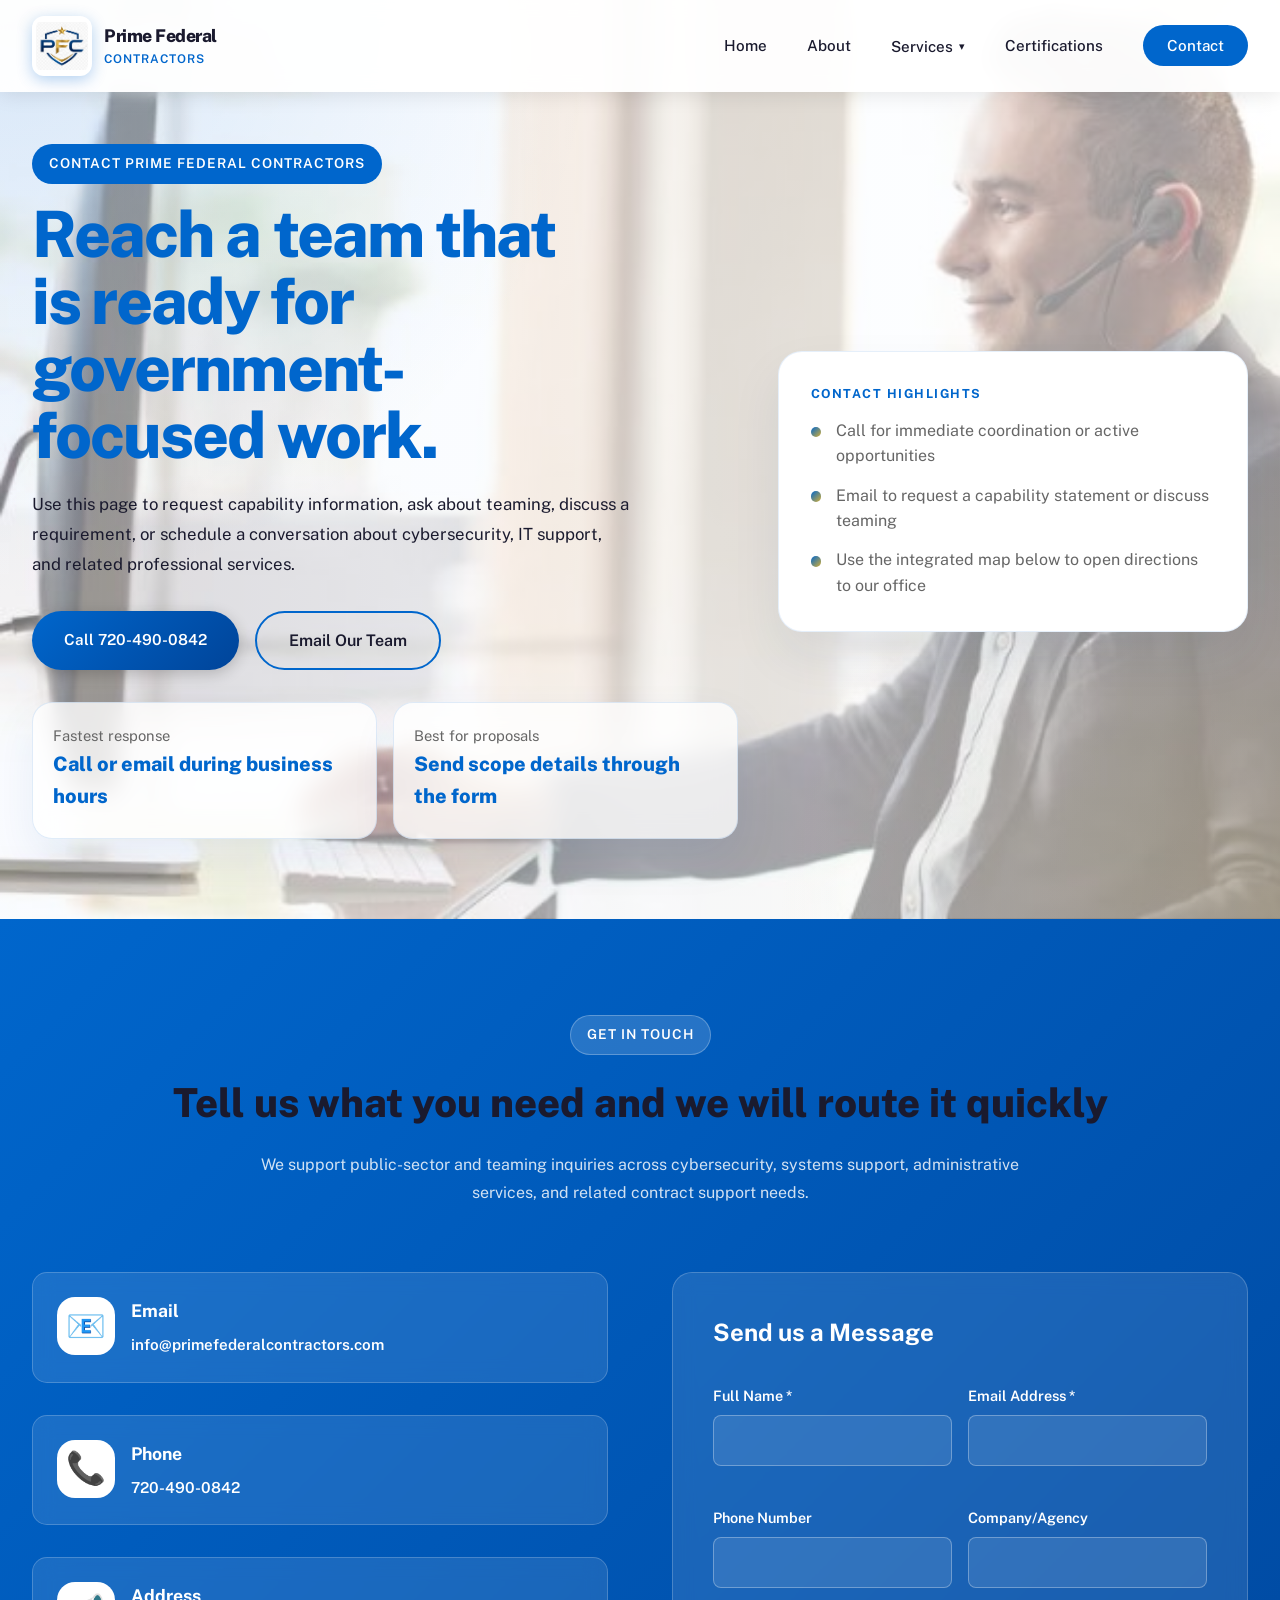
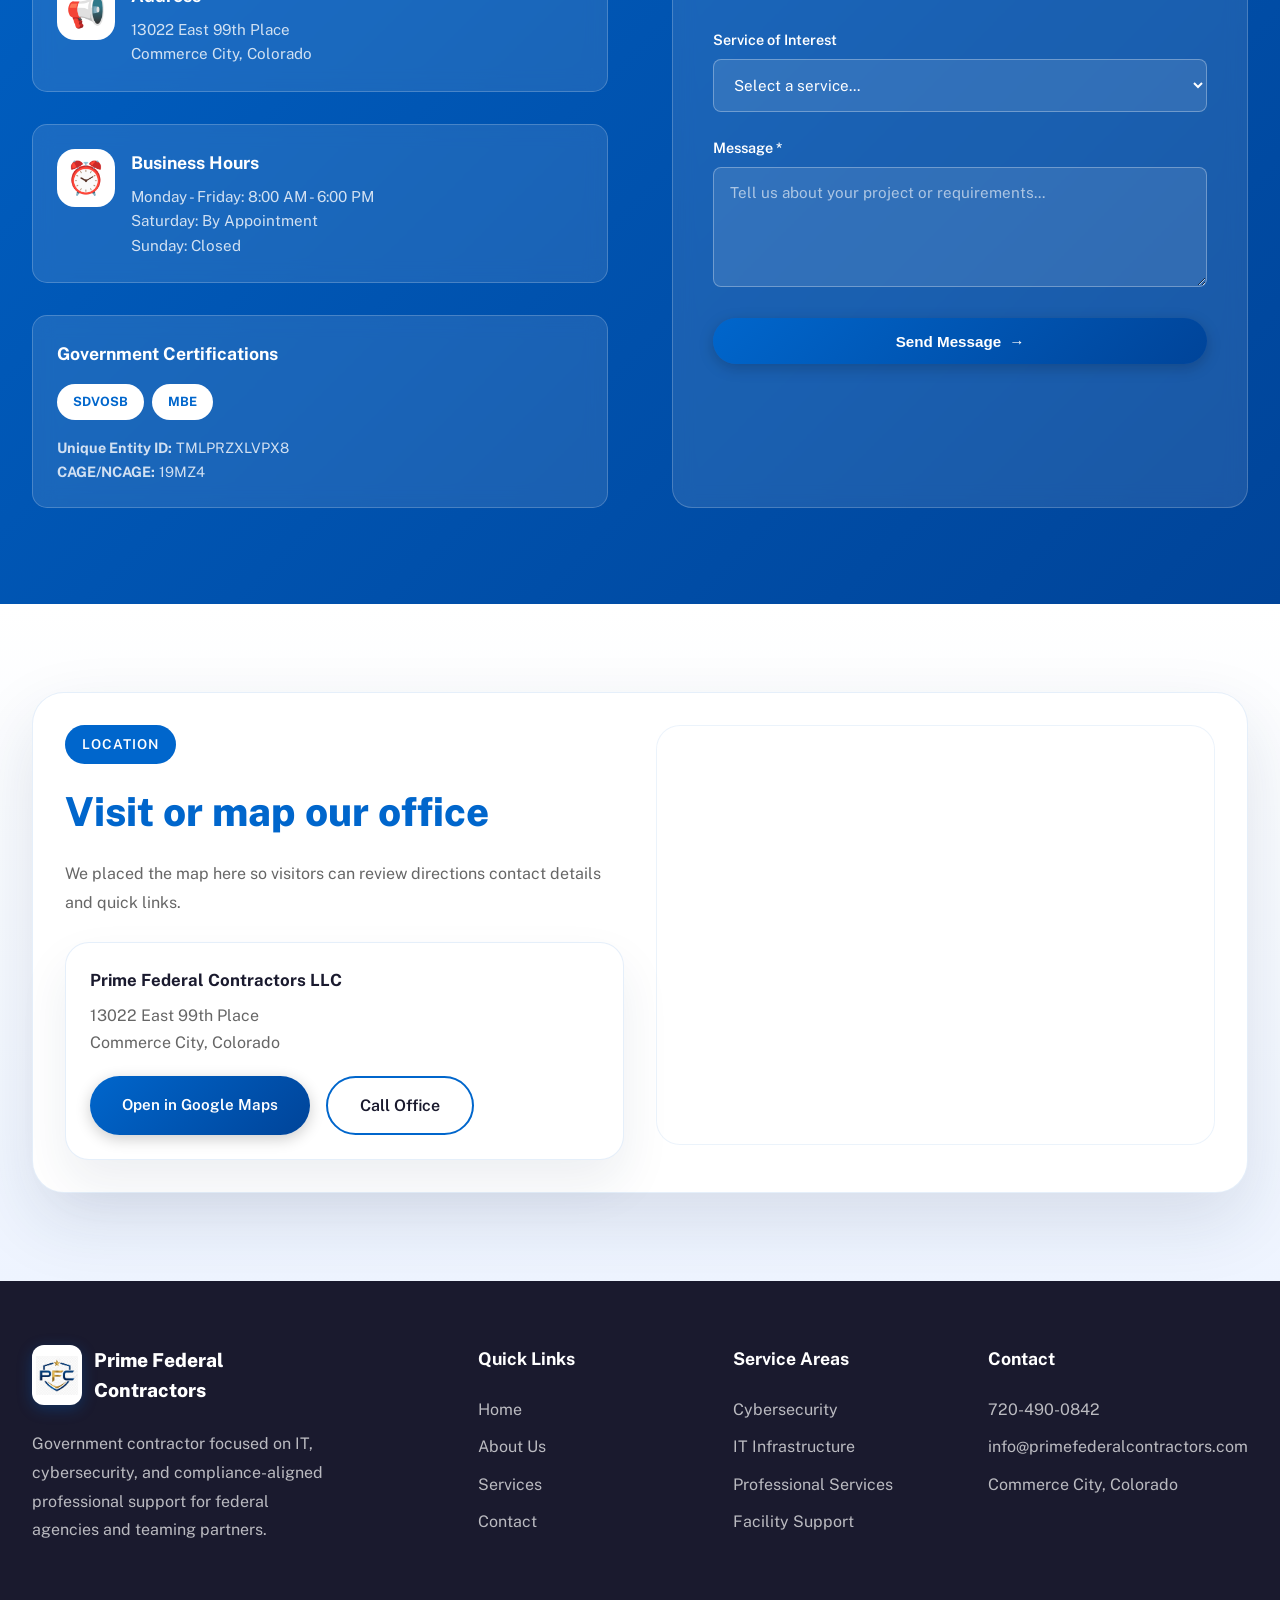
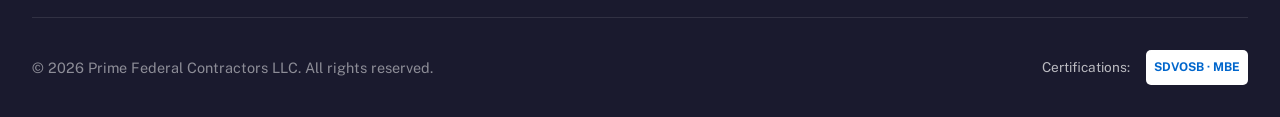
<file: contact.html>
<!DOCTYPE html>
<html lang="en">
<head>
    <meta charset="UTF-8">
    <meta name="viewport" content="width=device-width, initial-scale=1.0">
    <title>Prime Federal Contractors LLC - Contact</title>
    <link rel="preconnect" href="https://fonts.googleapis.com">
    <link rel="preconnect" href="https://fonts.gstatic.com" crossorigin>
    <link href="https://fonts.googleapis.com/css2?family=Public+Sans:wght@300;400;500;600;700;800&display=swap" rel="stylesheet">
    <link rel="stylesheet" href="./style/common.css">
    <link rel="icon" href="./assets/brandlogo.jpg" type="image/jpeg">
    <link rel="stylesheet" href="./style/contact.css">
    
     <!-- Open Graph Meta Tags for Prime Federal Contractors LLC -->
    <meta property="og:title" content="Prime Federal Contractors LLC - Government IT & Cybersecurity Solutions">
    <meta property="og:type" content="website">
    <meta property="og:image" content="https://primefederalcontractors.com/assets/brandlogo.jpg">
    <meta property="og:url" content="https://primefederalcontractors.com/contact.html">
    <meta property="og:description" content="Prime Federal Contractors LLC provides IT, cybersecurity, professional services, and facility support for federal, state, and local agencies. SDVOSB & MBE certified.">
    <meta property="og:site_name" content="Prime Federal Contractors LLC">
    <meta property="og:image:width" content="1200">
    <meta property="og:image:height" content="630">
    <meta property="og:locale" content="en_US">
    <!-- Twitter Card Meta Tags -->
    <meta name="twitter:card" content="summary_large_image">
    <meta name="twitter:title" content="Prime Federal Contractors LLC - Government IT & Cybersecurity">
    <meta name="twitter:description" content="SDVOSB & MBE certified government contractor specializing in IT, cybersecurity, and professional services.">
    <meta name="twitter:image" content="https://primefederalcontractors.com/assets/brandlogo.jpg">

    <!-- Additional SEO Meta Tags -->
    <meta name="description" content="Prime Federal Contractors LLC provides certified IT, cybersecurity, professional services, and facility support for federal, state, and local government agencies.">
    <meta name="keywords" content="government contractor, IT services, cybersecurity, SDVOSB, MBE, federal contracting, RMF, NIST, FISMA">
    <meta name="author" content="Prime Federal Contractors LLC">
</head>
<body>
    <div class="page-loader" id="pageLoader">
        <div class="loader"></div>
    </div>

    <nav class="navbar" id="navbar">
        <div class="nav-container">
            <a href="./index.html" class="logo">
                <div class="logo-icon">
                    <img loading="lazy" src="./assets/brandlogo.jpg" alt="Prime Federal Contractors logo">
                </div>
                <div class="logo-text">
                    <span>Prime Federal</span>
                    <span>Contractors</span>
                </div>
            </a>

            <ul class="nav-links">
                <li class="nav-item"><a href="./index.html">Home</a></li>
                <li class="nav-item"><a href="./about.html">About</a></li>
                <li class="nav-item nav-dropdown">
                    <button class="nav-dropdown-toggle" type="button" aria-expanded="false">
                        Services
                        <span class="nav-caret">&#9662;</span>
                    </button>
                    <ul class="nav-dropdown-menu">
                        <li><a href="./it-cybersecurity-services.html">IT &amp; Cybersecurity Services</a></li>
                        <li><a href="./professional-services.html">Professional Services</a></li>
                        <li><a href="./facility-management.html">Facility Management</a></li>
                    </ul>
                </li>
                <li class="nav-item"><a href="./index.html#certifications">Certifications</a></li>
                <li class="nav-item"><a href="./contact.html" class="nav-cta">Contact</a></li>
            </ul>

            <button class="mobile-menu-btn" id="mobileMenuBtn" aria-label="Open menu">
                <span></span>
                <span></span>
                <span></span>
            </button>
        </div>
    </nav>

    <div class="mobile-menu" id="mobileMenu">
        <a href="./index.html">Home</a>
        <a href="./about.html">About</a>
        <div class="mobile-menu-group">
            <button class="mobile-submenu-toggle" type="button">
                Services
                <span class="nav-caret">&#9662;</span>
            </button>
            <div class="mobile-submenu">
                <a href="./it-cybersecurity-services.html">IT &amp; Cybersecurity Services</a>
                <a href="./professional-services.html">Professional Services</a>
                <a href="./facility-management.html">Facility Management</a>
            </div>
        </div>
        <a href="./index.html#certifications">Certifications</a>
        <a href="./contact.html">Contact</a>
    </div>

    <main>
        <section class="page-hero page-hero-contact" id="contact">
            <div class="section-container page-hero-grid">
                <div class="page-hero-copy animate-on-scroll">
                    <span class="section-tag">Contact Prime Federal Contractors</span>
                    <h1 class="page-title">Reach a team that is ready for government-focused work.</h1>
                    <p class="page-subtitle" style="color: #1a1a2e">Use this page to request capability information, ask about teaming, discuss a requirement, or schedule a conversation about cybersecurity, IT support, and related professional services.</p>
                    <div class="page-hero-actions">
                        <a href="tel:+17204900842" class="btn-primary">Call 720-490-0842</a>
                        <a href="mailto:info@primefederalcontractors.com" class="btn-secondary">Email Our Team</a>
                    </div>
                    <div class="contact-quick-grid">
                        <div class="contact-quick-card">
                            <span>Fastest response</span>
                            <strong>Call or email during business hours</strong>
                        </div>
                        <div class="contact-quick-card">
                            <span>Best for proposals</span>
                            <strong>Send scope details through the form</strong>
                        </div>
                    </div>
                </div>

                <div class="page-hero-panel animate-on-scroll delay-2">
                    <div class="page-panel-card">
                        <p class="page-panel-eyebrow">Contact highlights</p>
                        <!-- <h3>Simple contact options, direct access, and a location map.</h3> -->
                        <ul class="panel-check-list">
                            <li>Call for immediate coordination or active opportunities</li>
                            <li>Email to request a capability statement or discuss teaming</li>
                            <li>Use the integrated map below to open directions to our office</li>
                        </ul>
                    </div>
                </div>
            </div>
        </section>

        <section class="contact-section contact-section-redesign">
            <div class="section-container">
                <div class="section-header animate-on-scroll">
                    <span class="section-tag contact-tag" >Get In Touch</span>
                    <h2 class="section-title" style="color: #1a1a2e;">Tell us what you need and we will route it quickly</h2>
                    <p class="contact-section-intro">We support public-sector and teaming inquiries across cybersecurity, systems support, administrative services, and related contract support needs.</p>
                </div>

                <div class="contact-grid">
                    <div class="contact-info animate-on-scroll">
                        <div class="contact-item">
                            <div class="contact-icon"><div class="myicons">📧</div></div>
                            <div class="contact-details">
                                <h4>Email</h4>
                                <p><a href="mailto:info@primefederalcontractors.com">info@primefederalcontractors.com</a></p>
                            </div>
                        </div>

                        <div class="contact-item">
                            <div class="contact-icon"><div class="myicons">📞</div></div>
                            <div class="contact-details">
                                <h4>Phone</h4>
                                <p><a href="tel:+17204900842">720-490-0842</a></p>
                            </div>
                        </div>

                        <div class="contact-item">
                            <div class="contact-icon"><div class="myicons">📢</div></div>
                            <div class="contact-details">
                                <h4>Address</h4>
                                <p>13022 East 99th Place<br>Commerce City, Colorado</p>
                            </div>
                        </div>

                        <div class="contact-item">
                            <div class="contact-icon"><div class="myicons">⏰</div></div>
                            <div class="contact-details">
                                <h4>Business Hours</h4>
                                <p>Monday - Friday: 8:00 AM - 6:00 PM<br>Saturday: By Appointment<br>Sunday: Closed</p>
                            </div>
                        </div>

                        <div class="contact-certifications">
                            <h4>Government Certifications</h4>
                            <div class="cert-badges">
                                <span class="cert-badge">SDVOSB</span>
                                <span class="cert-badge">MBE</span>
                            </div>
                            <p class="cert-ids">
                                <strong>Unique Entity ID:</strong> TMLPRZXLVPX8<br>
                                <strong>CAGE/NCAGE:</strong> 19MZ4
                            </p>
                        </div>
                    </div>

                    <div class="contact-form animate-on-scroll delay-2">
                        <h3 class="contact-form-title">Send us a Message</h3>
                        <form action="send_email.php" method="post">
                            <div class="form-row">
                                <div class="form-group">
                                    <label for="name">Full Name *</label>
                                    <input type="text" id="name" name="name" required>
                                </div>
                                <div class="form-group">
                                    <label for="email">Email Address *</label>
                                    <input type="email" id="email" name="email" required>
                                </div>
                            </div>

                            <div class="form-row">
                                <div class="form-group">
                                    <label for="phone">Phone Number</label>
                                    <input type="tel" id="phone" name="phone">
                                </div>
                                <div class="form-group">
                                    <label for="company">Company/Agency</label>
                                    <input type="text" id="company" name="company">
                                </div>
                            </div>

                            <div class="form-group">
                                <label for="service">Service of Interest</label>
                                <select id="service" name="service">
                                    <option value="">Select a service...</option>
                                    <option value="it-cybersecurity">IT & Cybersecurity</option>
                                    <option value="professional-services">Professional Services</option>
                                    <option value="facility-management">Facility Management</option>
                                    <option value="capability-statement">Request Capability Statement</option>
                                    <option value="general">General Inquiry</option>
                                </select>
                            </div>

                            <div class="form-group">
                                <label for="message">Message *</label>
                                <textarea id="message" name="message" rows="5" required placeholder="Tell us about your project or requirements..."></textarea>
                            </div>

                            <button type="submit" class="btn-primary">
                                Send Message
                                <span>&rarr;</span>
                            </button>
                        </form>
                    </div>
                </div>
            </div>
        </section>

        <section class="location-map-section">
            <div class="section-container">
                <div class="location-map-shell animate-on-scroll">
                    <div class="location-map-copy">
                        <span class="section-tag">Location</span>
                        <h2 class="section-title">Visit or map our office</h2>
                        <p>We placed the map here so visitors can review directions contact details and quick links.</p>
                        <div class="location-details-card">
                            <h3>Prime Federal Contractors LLC</h3>
                            <p>13022 East 99th Place<br>Commerce City, Colorado</p>
                            <div class="location-actions">
                                <a class="btn-primary" href="https://www.google.com/maps/search/?api=1&query=13022+East+99th+Place+Commerce+City+Colorado" target="_blank" rel="noopener noreferrer">Open in Google Maps</a>
                                <a class="btn-secondary" href="tel:+17204900842">Call Office</a>
                            </div>
                        </div>
                    </div>
                    <div class="location-map-frame">
                        <iframe
                            title="Prime Federal Contractors office map"
                            src="https://www.google.com/maps?q=13022+East+99th+Place,+Commerce+City,+Colorado&z=14&output=embed"
                            loading="lazy"
                            referrerpolicy="no-referrer-when-downgrade"
                            allowfullscreen>
                        </iframe>
                    </div>
                </div>
            </div>
        </section>
    </main>

    <footer class="footer">
        <div class="footer-grid">
            <div class="footer-brand">
                <div class="footer-logo">
                    <div class="footer-logo-icon">
                        <div class="logo-icon">
                            <img loading="lazy" src="./assets/brandlogo.jpg" alt="Prime Federal Contractors logo">
                        </div>
                    </div>
                    <span class="footer-logo-text">Prime Federal Contractors</span>
                </div>
                <p>Government contractor focused on IT, cybersecurity, and compliance-aligned professional support for federal agencies and teaming partners.</p>
            </div>

            <div class="footer-column">
                <h4>Quick Links</h4>
                <ul class="footer-links">
                    <li><a href="./index.html">Home</a></li>
                    <li><a href="./about.html">About Us</a></li>
                    <li><a href="./index.html#services">Services</a></li>
                    <li><a href="./contact.html">Contact</a></li>
                </ul>
            </div>

            <div class="footer-column">
                <h4>Service Areas</h4>
                <ul class="footer-links">
                    <li><a href="./index.html#services">Cybersecurity</a></li>
                    <li><a href="./index.html#services">IT Infrastructure</a></li>
                    <li><a href="./index.html#services">Professional Services</a></li>
                    <li><a href="./index.html#services">Facility Support</a></li>
                </ul>
            </div>

            <div class="footer-column">
                <h4>Contact</h4>
                <ul class="footer-links">
                    <li><a href="tel:+17204900842">720-490-0842</a></li>
                    <li><a href="mailto:info@primefederalcontractors.com">info@primefederalcontractors.com</a></li>
                    <li><a href="https://www.google.com/maps/search/?api=1&query=13022+East+99th+Place+Commerce+City+Colorado" target="_blank" rel="noopener noreferrer">Commerce City, Colorado</a></li>
                </ul>
            </div>
        </div>

        <div class="footer-bottom">
            <p>&copy; 2026 Prime Federal Contractors LLC. All rights reserved.</p>
            <div class="footer-certifications">
                <span style="color: rgba(255,255,255,0.7); font-size: 0.85rem;">Certifications:</span>
                <div style="background: white; padding: 0.5rem; border-radius: 5px; color: var(--primary-blue); font-weight: 700; font-size: 0.75rem;">
                    SDVOSB &middot; MBE
                </div>
            </div>
        </div>
    </footer>

    <script src="./js/app.js"></script>
</body>
</html>
</file>
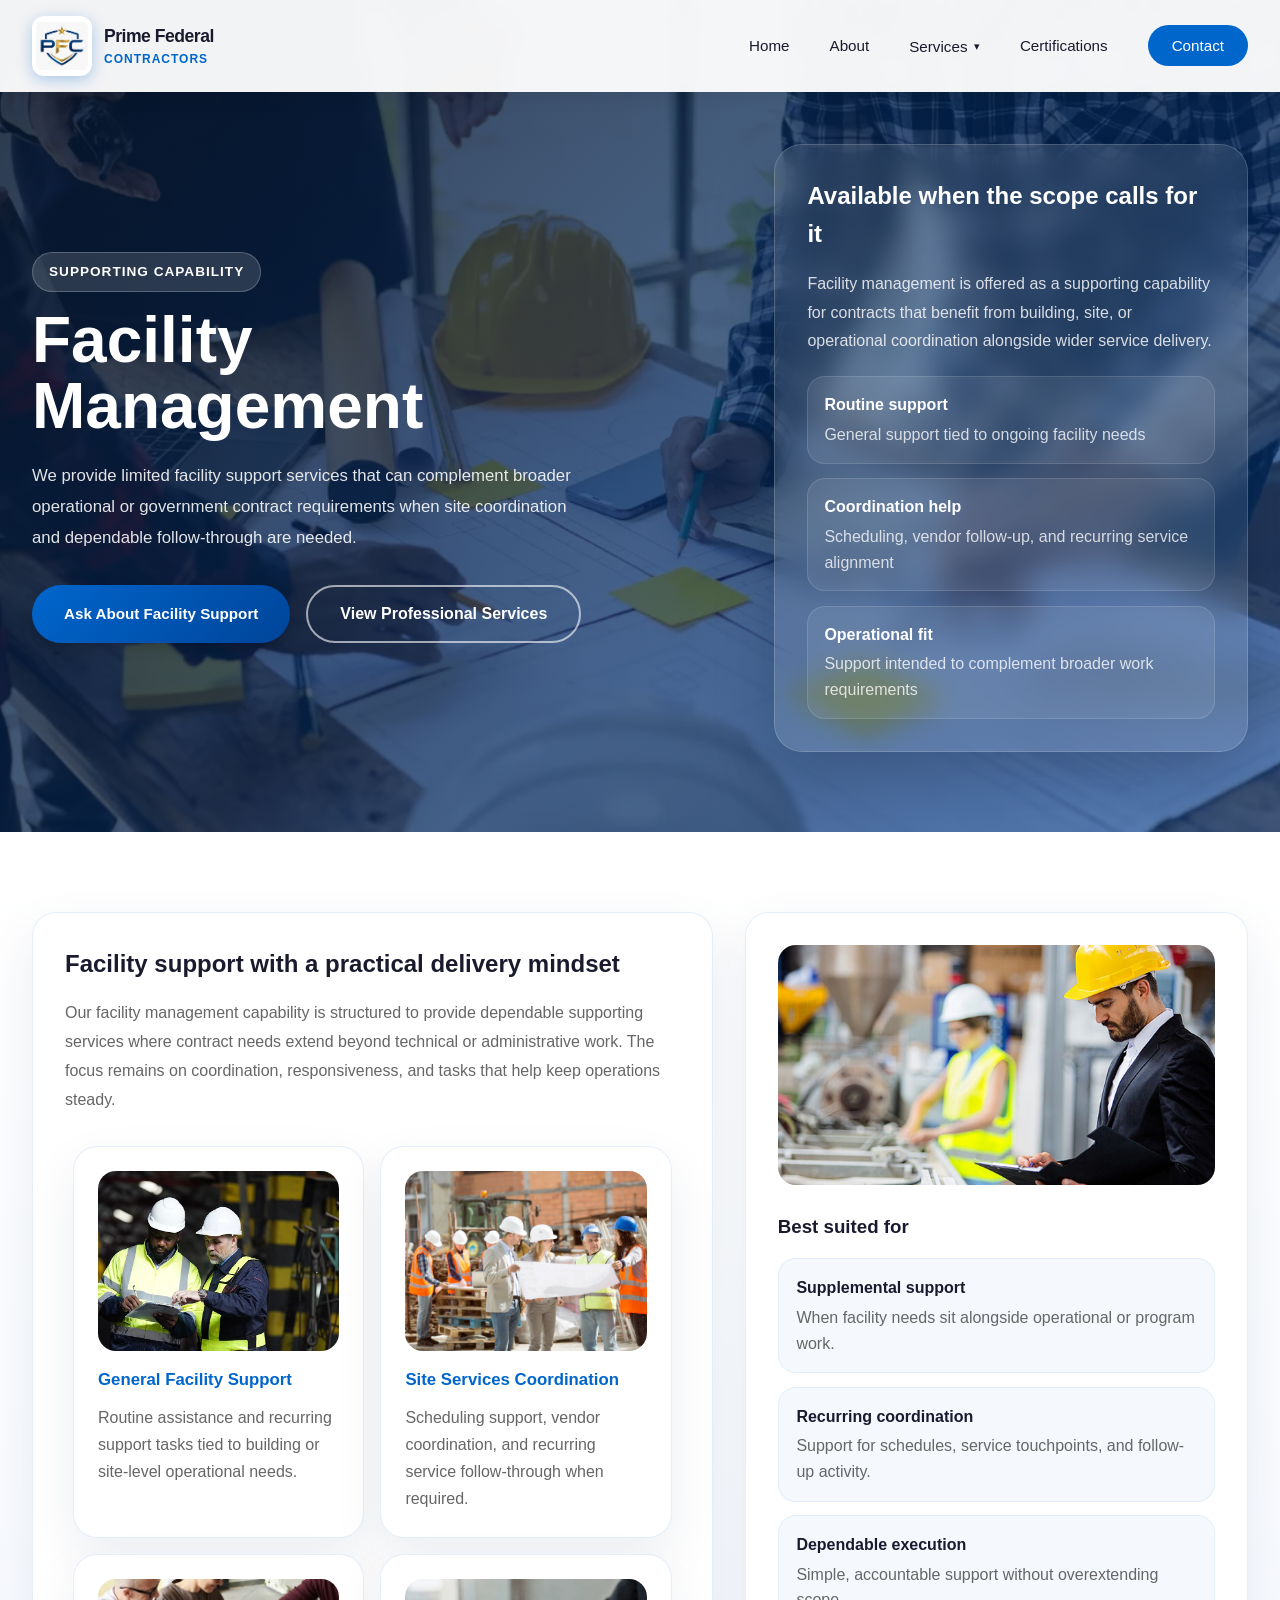
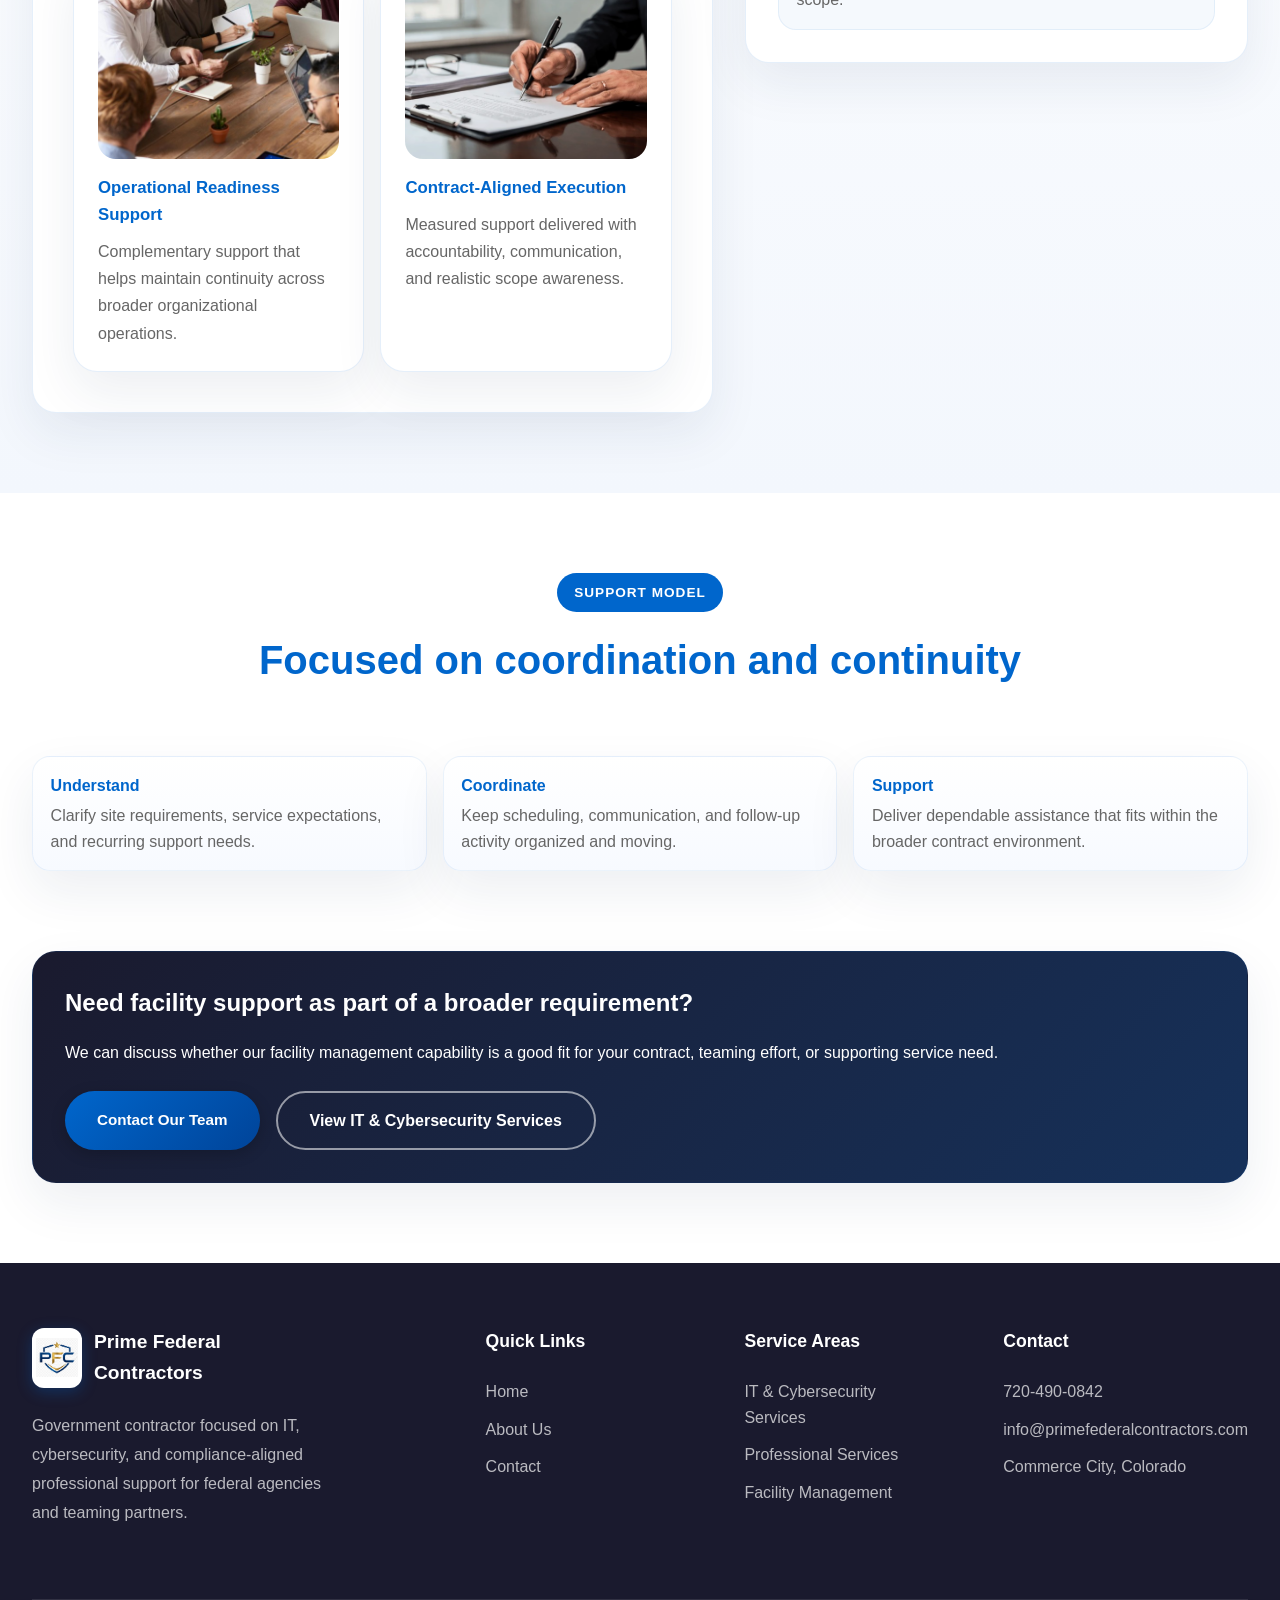
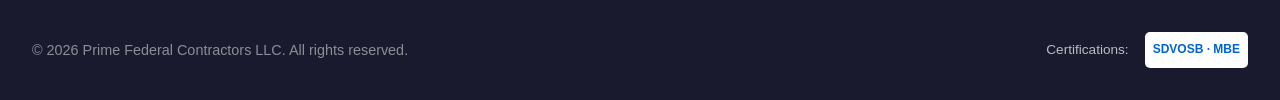
<file: facility-management.html>
<!DOCTYPE html>
<html lang="en">
<head>
    <meta charset="UTF-8">
    <meta name="viewport" content="width=device-width, initial-scale=1.0">
    <title>Prime Federal Contractors LLC - Facility Management</title>
    <link rel="preconnect" href="https://fonts.googleapis.com">
    <link rel="preconnect" href="https://fonts.gstatic.com" crossorigin>
    <link href="https://fonts.googleapis.com/css2?family=Inter:wght@300;400;500;600;700;800&display=swap" rel="stylesheet">
    <link rel="stylesheet" href="./style/common.css">
    <link rel="icon" href="./assets/brandlogo.jpg" type="image/jpeg">
    <link rel="stylesheet" href="./style/service-detail.css">
</head>
<body>
    <div class="page-loader" id="pageLoader">
        <div class="loader"></div>
    </div>

    <nav class="navbar" id="navbar">
        <div class="nav-container">
            <a href="./index.html" class="logo">
                <div class="logo-icon">
                    <img loading="lazy" src="./assets/brandlogo.jpg" alt="Prime Federal Contractors logo">
                </div>
                <div class="logo-text">
                    <span>Prime Federal</span>
                    <span>Contractors</span>
                </div>
            </a>

            <ul class="nav-links">
                <li class="nav-item"><a href="./index.html">Home</a></li>
                <li class="nav-item"><a href="./about.html">About</a></li>
                <li class="nav-item nav-dropdown">
                    <button class="nav-dropdown-toggle" type="button" aria-expanded="false">
                        Services
                        <span class="nav-caret">&#9662;</span>
                    </button>
                    <ul class="nav-dropdown-menu">
                        <li><a href="./it-cybersecurity-services.html">IT &amp; Cybersecurity Services</a></li>
                        <li><a href="./professional-services.html">Professional Services</a></li>
                        <li><a href="./facility-management.html">Facility Management</a></li>
                    </ul>
                </li>
                <li class="nav-item"><a href="./index.html#certifications">Certifications</a></li>
                <li class="nav-item"><a href="./contact.html" class="nav-cta">Contact</a></li>
            </ul>

            <button class="mobile-menu-btn" id="mobileMenuBtn" aria-label="Open menu">
                <span></span>
                <span></span>
                <span></span>
            </button>
        </div>
    </nav>

    <div class="mobile-menu" id="mobileMenu">
        <a href="./index.html">Home</a>
        <a href="./about.html">About</a>
        <div class="mobile-menu-group">
            <button class="mobile-submenu-toggle" type="button">
                Services
                <span class="nav-caret">&#9662;</span>
            </button>
            <div class="mobile-submenu">
                <a href="./it-cybersecurity-services.html">IT &amp; Cybersecurity Services</a>
                <a href="./professional-services.html">Professional Services</a>
                <a href="./facility-management.html">Facility Management</a>
            </div>
        </div>
        <a href="./index.html#certifications">Certifications</a>
        <a href="./contact.html">Contact</a>
    </div>

    <main>
        <section class="service-page-hero service-page-hero--facility">
            <div class="section-container service-hero-grid">
                <div class="service-hero-copy animate-on-scroll">
                    <span class="section-tag">Supporting Capability</span>
                    <h1 class="service-page-title">Facility Management</h1>
                    <p class="service-page-subtitle">We provide limited facility support services that can complement broader operational or government contract requirements when site coordination and dependable follow-through are needed.</p>
                    <div class="service-hero-actions">
                        <a href="./contact.html" class="btn-primary">Ask About Facility Support</a>
                        <a href="./professional-services.html" class="btn-secondary">View Professional Services</a>
                    </div>
                </div>
                <aside class="service-hero-panel animate-on-scroll delay-2">
                    <h3>Available when the scope calls for it</h3>
                    <p>Facility management is offered as a supporting capability for contracts that benefit from building, site, or operational coordination alongside wider service delivery.</p>
                    <ul class="service-mini-list">
                        <li><strong>Routine support</strong><span>General support tied to ongoing facility needs</span></li>
                        <li><strong>Coordination help</strong><span>Scheduling, vendor follow-up, and recurring service alignment</span></li>
                        <li><strong>Operational fit</strong><span>Support intended to complement broader work requirements</span></li>
                    </ul>
                </aside>
            </div>
        </section>

        <section class="service-content-section">
            <div class="section-container service-content-grid">
                <div class="service-main-card animate-on-scroll">
                    <h2>Facility support with a practical delivery mindset</h2>
                    <p>Our facility management capability is structured to provide dependable supporting services where contract needs extend beyond technical or administrative work. The focus remains on coordination, responsiveness, and tasks that help keep operations steady.</p>
                    <div class="service-feature-grid">
                        <article class="service-feature-card">
                            <img class="service-feature-image" loading="lazy" src="./assets/General Facility Support.webp" alt="Service feature placeholder">
                            <h3>General Facility Support</h3>
                            <p>Routine assistance and recurring support tasks tied to building or site-level operational needs.</p>
                        </article>
                        <article class="service-feature-card">
                            <img class="service-feature-image" loading="lazy" src="./assets/Site Services Coordination.jpg" alt="Service feature placeholder">
                            <h3>Site Services Coordination</h3>
                            <p>Scheduling support, vendor coordination, and recurring service follow-through when required.</p>
                        </article>
                        <article class="service-feature-card">
                            <img class="service-feature-image" loading="lazy" src="./assets/Operational Readiness Support.jpg" alt="Service feature placeholder">
                            <h3>Operational Readiness Support</h3>
                            <p>Complementary support that helps maintain continuity across broader organizational operations.</p>
                        </article>
                        <article class="service-feature-card">
                            <img class="service-feature-image" loading="lazy" src="./assets/Contract-Aligned Execution 1.webp" alt="Service feature placeholder">
                            <h3>Contract-Aligned Execution</h3>
                            <p>Measured support delivered with accountability, communication, and realistic scope awareness.</p>
                        </article>
                    </div>
                </div>

                <aside class="service-side-card animate-on-scroll delay-2">
                    <img loading="lazy" src="./assets/Facility Management side.jpg" alt="Facility support coordination">
                    <h3>Best suited for</h3>
                    <ul class="service-side-list">
                        <li><strong>Supplemental support</strong><span>When facility needs sit alongside operational or program work.</span></li>
                        <li><strong>Recurring coordination</strong><span>Support for schedules, service touchpoints, and follow-up activity.</span></li>
                        <li><strong>Dependable execution</strong><span>Simple, accountable support without overextending scope.</span></li>
                    </ul>
                </aside>
            </div>
        </section>

        <section class="service-process-section">
            <div class="section-container">
                <div class="section-header animate-on-scroll">
                    <span class="section-tag">Support Model</span>
                    <h2 class="section-title">Focused on coordination and continuity</h2>
                </div>
                <div class="service-process-grid">
                    <div class="service-process-card animate-on-scroll delay-1">
                        <strong>Understand</strong>
                        <span>Clarify site requirements, service expectations, and recurring support needs.</span>
                    </div>
                    <div class="service-process-card animate-on-scroll delay-2">
                        <strong>Coordinate</strong>
                        <span>Keep scheduling, communication, and follow-up activity organized and moving.</span>
                    </div>
                    <div class="service-process-card animate-on-scroll delay-3">
                        <strong>Support</strong>
                        <span>Deliver dependable assistance that fits within the broader contract environment.</span>
                    </div>
                </div>
            </div>
        </section>

        <section class="service-cta-section">
            <div class="section-container">
                <div class="service-cta-card animate-on-scroll">
                    <h2>Need facility support as part of a broader requirement?</h2>
                    <p>We can discuss whether our facility management capability is a good fit for your contract, teaming effort, or supporting service need.</p>
                    <div class="service-cta-actions">
                        <a href="./contact.html" class="btn-primary">Contact Our Team</a>
                        <a href="./it-cybersecurity-services.html" class="btn-secondary">View IT &amp; Cybersecurity Services</a>
                    </div>
                </div>
            </div>
        </section>
    </main>

    <footer class="footer">
        <div class="footer-grid">
            <div class="footer-brand">
                <div class="footer-logo">
                    <div class="footer-logo-icon">
                        <div class="logo-icon">
                            <img loading="lazy" src="./assets/brandlogo.jpg" alt="Prime Federal Contractors logo">
                        </div>
                    </div>
                    <span class="footer-logo-text">Prime Federal Contractors</span>
                </div>
                <p>Government contractor focused on IT, cybersecurity, and compliance-aligned professional support for federal agencies and teaming partners.</p>
            </div>

            <div class="footer-column">
                <h4>Quick Links</h4>
                <ul class="footer-links">
                    <li><a href="./index.html">Home</a></li>
                    <li><a href="./about.html">About Us</a></li>
                    <li><a href="./contact.html">Contact</a></li>
                </ul>
            </div>

            <div class="footer-column">
                <h4>Service Areas</h4>
                <ul class="footer-links">
                    <li><a href="./it-cybersecurity-services.html">IT &amp; Cybersecurity Services</a></li>
                    <li><a href="./professional-services.html">Professional Services</a></li>
                    <li><a href="./facility-management.html">Facility Management</a></li>
                </ul>
            </div>

            <div class="footer-column">
                <h4>Contact</h4>
                <ul class="footer-links">
                    <li><a href="tel:+17204900842">720-490-0842</a></li>
                    <li><a href="mailto:info@primefederalcontractors.com">info@primefederalcontractors.com</a></li>
                    <li><a href="./contact.html">Commerce City, Colorado</a></li>
                </ul>
            </div>
        </div>

        <div class="footer-bottom">
            <p>&copy; 2026 Prime Federal Contractors LLC. All rights reserved.</p>
            <div class="footer-certifications">
                <span style="color: rgba(255,255,255,0.7); font-size: 0.85rem;">Certifications:</span>
                <div style="background: white; padding: 0.5rem; border-radius: 5px; color: var(--primary-blue); font-weight: 700; font-size: 0.75rem;">
                    SDVOSB &middot; MBE
                </div>
            </div>
        </div>
    </footer>

    <script src="./js/app.js"></script>
</body>
</html>
</file>
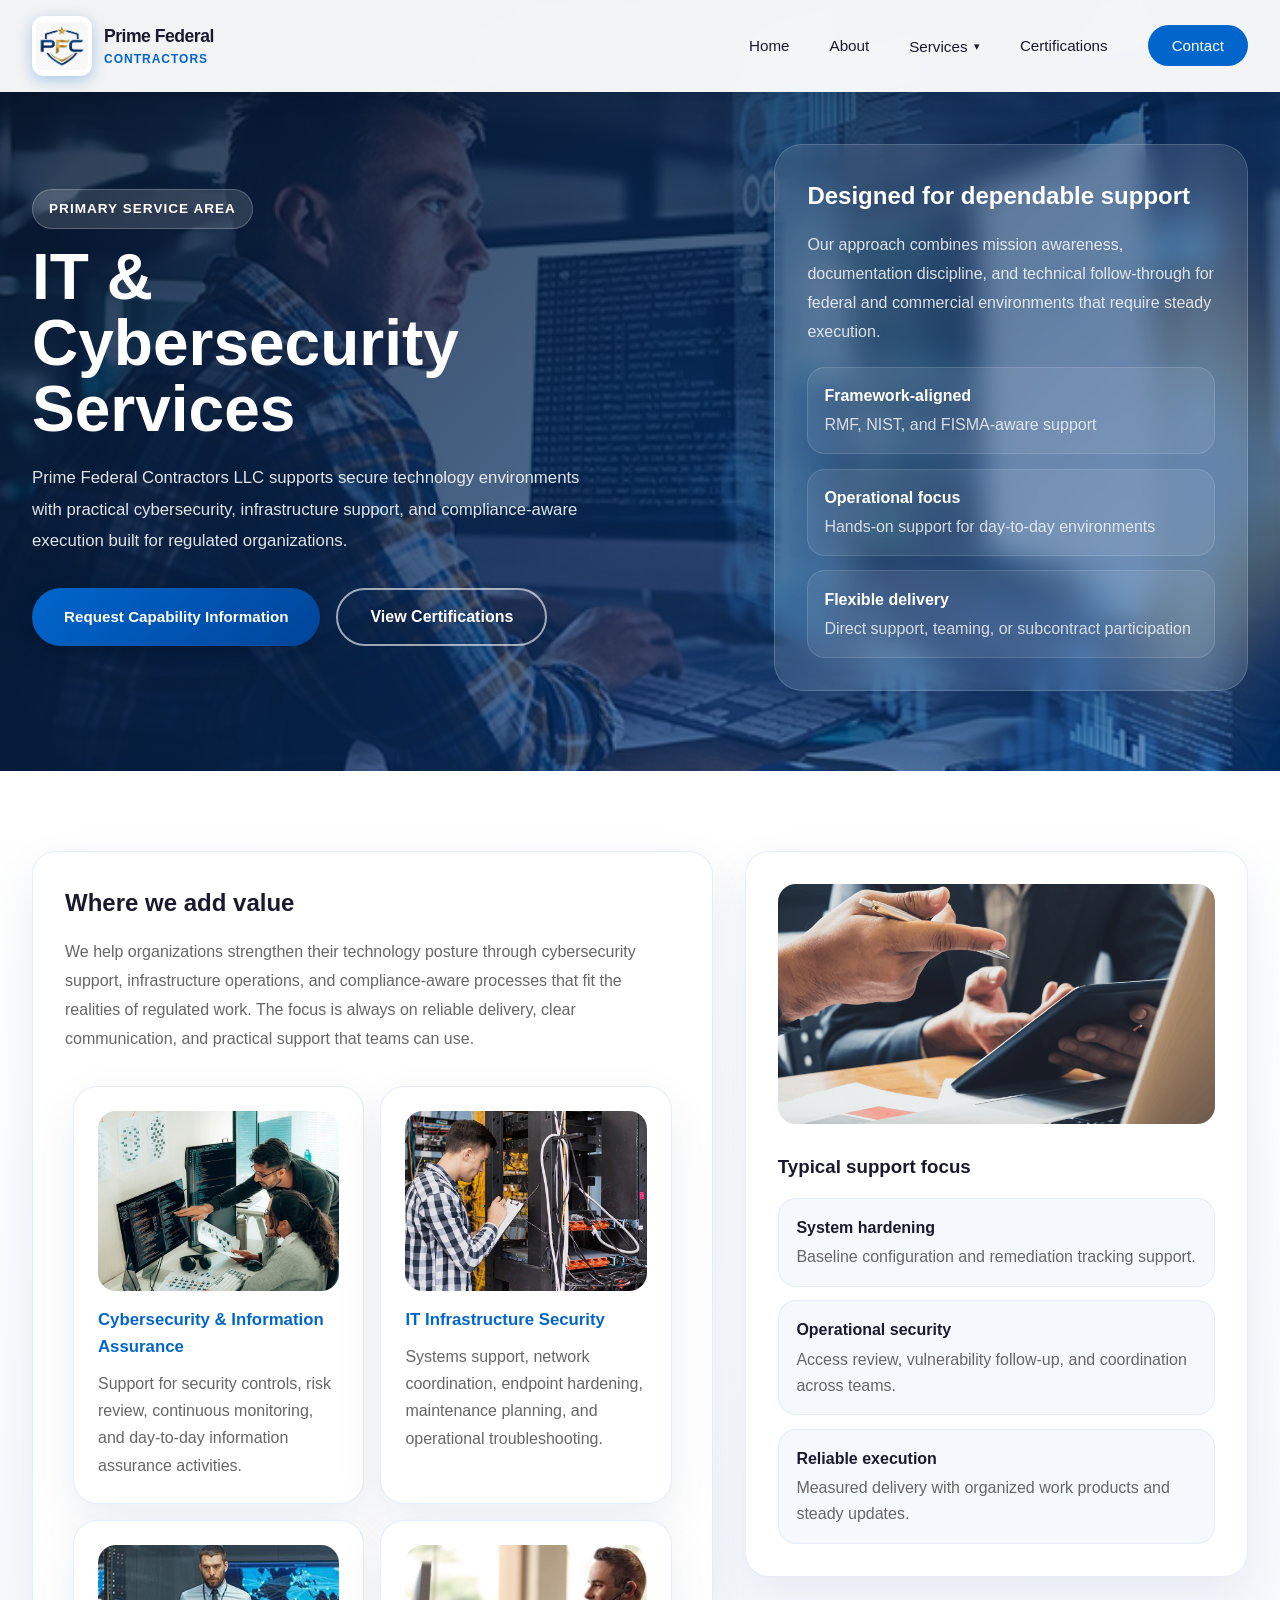
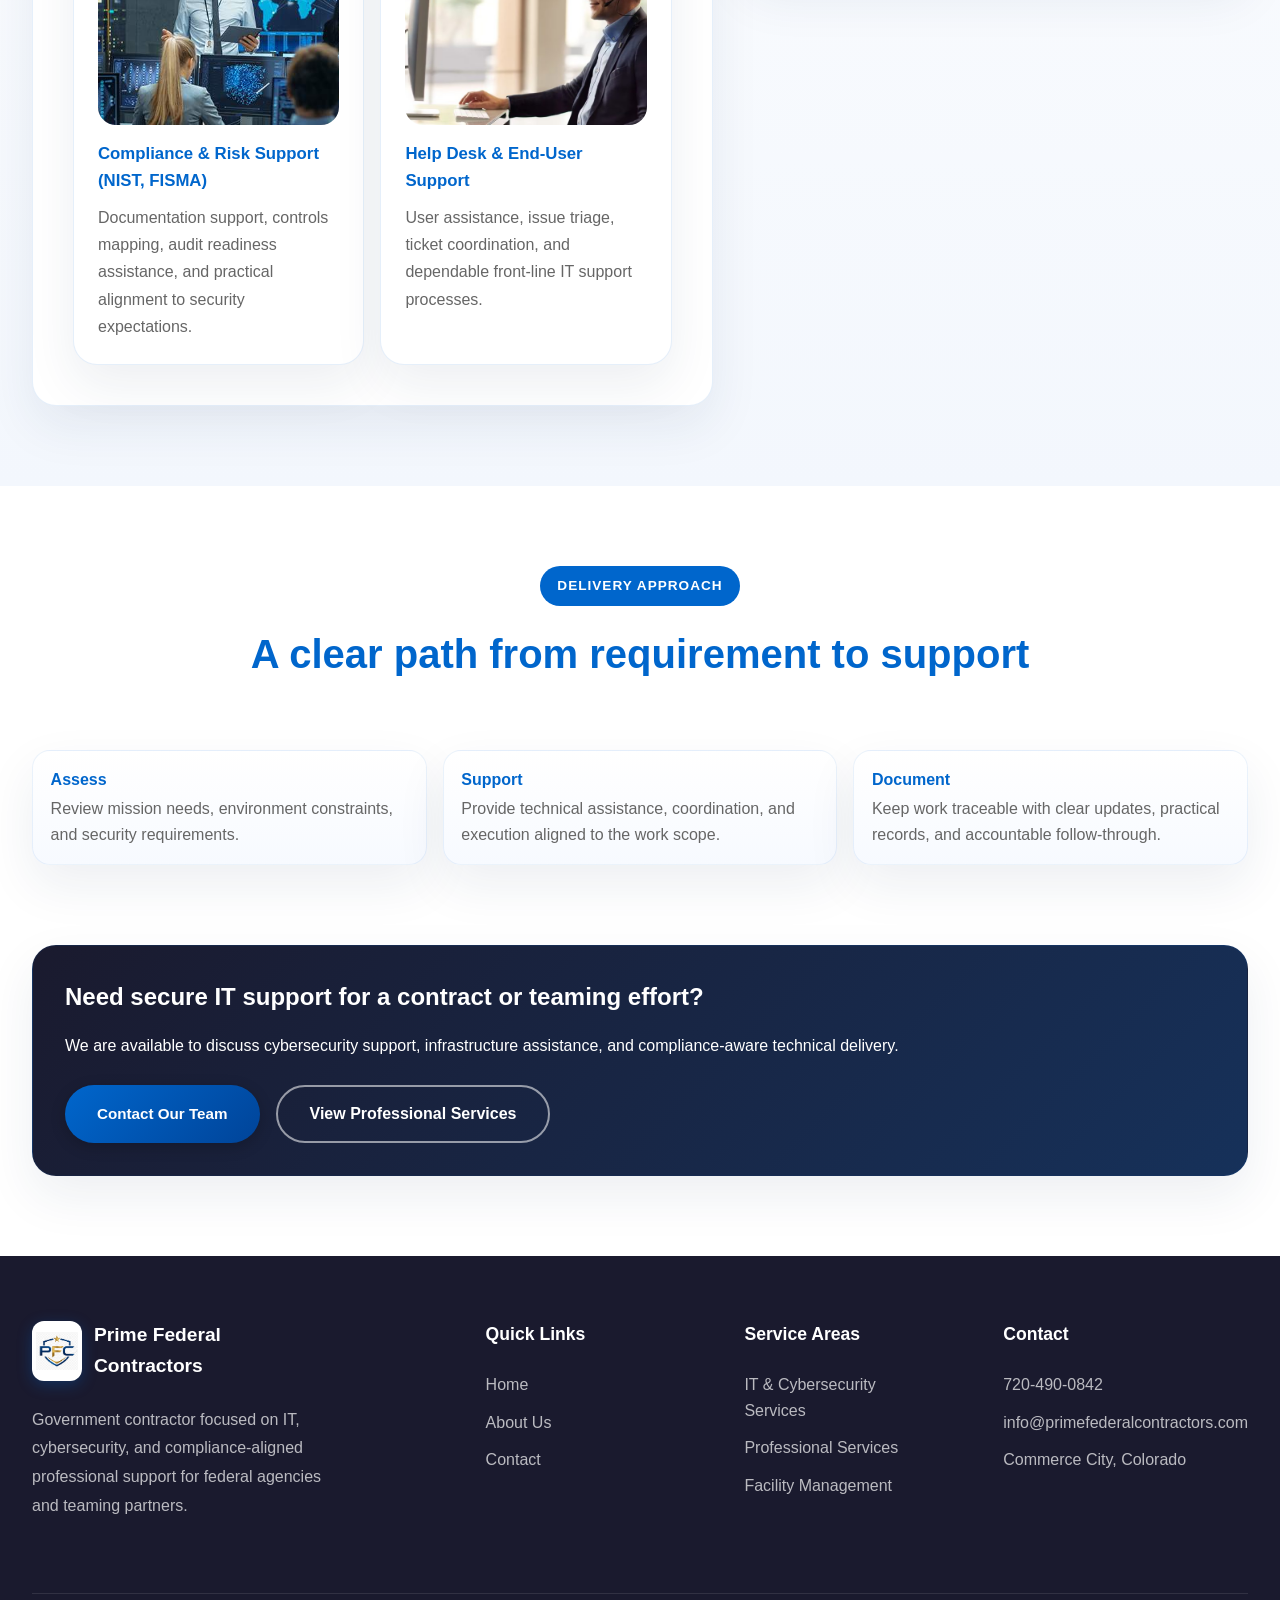
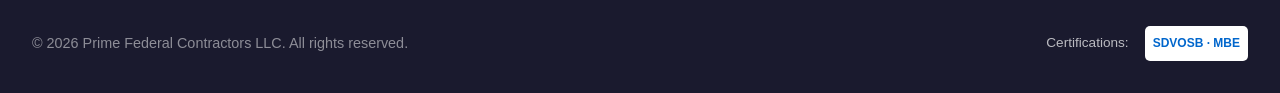
<file: it-cybersecurity-services.html>
<!DOCTYPE html>
<html lang="en">
<head>
    <meta charset="UTF-8">
    <meta name="viewport" content="width=device-width, initial-scale=1.0">
    <title>Prime Federal Contractors LLC - IT &amp; Cybersecurity Services</title>
    <link rel="preconnect" href="https://fonts.googleapis.com">
    <link rel="preconnect" href="https://fonts.gstatic.com" crossorigin>
    <link href="https://fonts.googleapis.com/css2?family=Inter:wght@300;400;500;600;700;800&display=swap" rel="stylesheet">
    <link rel="stylesheet" href="./style/common.css">
    <link rel="icon" href="./assets/brandlogo.jpg" type="image/jpeg">
    <link rel="stylesheet" href="./style/service-detail.css">
</head>
<body>
    <div class="page-loader" id="pageLoader">
        <div class="loader"></div>
    </div>

    <nav class="navbar" id="navbar">
        <div class="nav-container">
            <a href="./index.html" class="logo">
                <div class="logo-icon">
                    <img loading="lazy" src="./assets/brandlogo.jpg" alt="Prime Federal Contractors logo">
                </div>
                <div class="logo-text">
                    <span>Prime Federal</span>
                    <span>Contractors</span>
                </div>
            </a>

            <ul class="nav-links">
                <li class="nav-item"><a href="./index.html">Home</a></li>
                <li class="nav-item"><a href="./about.html">About</a></li>
                <li class="nav-item nav-dropdown">
                    <button class="nav-dropdown-toggle" type="button" aria-expanded="false">
                        Services
                        <span class="nav-caret">&#9662;</span>
                    </button>
                    <ul class="nav-dropdown-menu">
                        <li><a href="./it-cybersecurity-services.html">IT &amp; Cybersecurity Services</a></li>
                        <li><a href="./professional-services.html">Professional Services</a></li>
                        <li><a href="./facility-management.html">Facility Management</a></li>
                    </ul>
                </li>
                <li class="nav-item"><a href="./index.html#certifications">Certifications</a></li>
                <li class="nav-item"><a href="./contact.html" class="nav-cta">Contact</a></li>
            </ul>

            <button class="mobile-menu-btn" id="mobileMenuBtn" aria-label="Open menu">
                <span></span>
                <span></span>
                <span></span>
            </button>
        </div>
    </nav>

    <div class="mobile-menu" id="mobileMenu">
        <a href="./index.html">Home</a>
        <a href="./about.html">About</a>
        <div class="mobile-menu-group">
            <button class="mobile-submenu-toggle" type="button">
                Services
                <span class="nav-caret">&#9662;</span>
            </button>
            <div class="mobile-submenu">
                <a href="./it-cybersecurity-services.html">IT &amp; Cybersecurity Services</a>
                <a href="./professional-services.html">Professional Services</a>
                <a href="./facility-management.html">Facility Management</a>
            </div>
        </div>
        <a href="./index.html#certifications">Certifications</a>
        <a href="./contact.html">Contact</a>
    </div>

    <main>
        <section class="service-page-hero service-page-hero--cyber">
            <div class="section-container service-hero-grid">
                <div class="service-hero-copy animate-on-scroll">
                    <span class="section-tag">Primary Service Area</span>
                    <h1 class="service-page-title">IT &amp; Cybersecurity Services</h1>
                    <p class="service-page-subtitle">Prime Federal Contractors LLC supports secure technology environments with practical cybersecurity, infrastructure support, and compliance-aware execution built for regulated organizations.</p>
                    <div class="service-hero-actions">
                        <a href="./contact.html" class="btn-primary">Request Capability Information</a>
                        <a href="./index.html#certifications" class="btn-secondary">View Certifications</a>
                    </div>
                </div>
                <aside class="service-hero-panel animate-on-scroll delay-2">
                    <h3>Designed for dependable support</h3>
                    <p>Our approach combines mission awareness, documentation discipline, and technical follow-through for federal and commercial environments that require steady execution.</p>
                    <ul class="service-mini-list">
                        <li><strong>Framework-aligned</strong><span>RMF, NIST, and FISMA-aware support</span></li>
                        <li><strong>Operational focus</strong><span>Hands-on support for day-to-day environments</span></li>
                        <li><strong>Flexible delivery</strong><span>Direct support, teaming, or subcontract participation</span></li>
                    </ul>
                </aside>
            </div>
        </section>

        <section class="service-content-section">
            <div class="section-container service-content-grid">
                <div class="service-main-card animate-on-scroll">
                    <h2>Where we add value</h2>
                    <p>We help organizations strengthen their technology posture through cybersecurity support, infrastructure operations, and compliance-aware processes that fit the realities of regulated work. The focus is always on reliable delivery, clear communication, and practical support that teams can use.</p>
                    <div class="service-feature-grid">
                        <article class="service-feature-card">
                            <img class="service-feature-image" loading="lazy" src="./assets/Cybersecurity & Information Assurance.jpg" alt="Service feature placeholder">
                            <h3>Cybersecurity &amp; Information Assurance</h3>
                            <p>Support for security controls, risk review, continuous monitoring, and day-to-day information assurance activities.</p>
                        </article>
                        <article class="service-feature-card">
                            <img class="service-feature-image" loading="lazy" src="./assets/IT Infrastructure Security.jpg" alt="Service feature placeholder">
                            <h3>IT Infrastructure Security</h3>
                            <p>Systems support, network coordination, endpoint hardening, maintenance planning, and operational troubleshooting.</p>
                        </article>
                        <article class="service-feature-card">
                            <img class="service-feature-image" loading="lazy" src="./assets/Compliance & Risk Support.jpg" alt="Service feature placeholder">
                            <h3>Compliance &amp; Risk Support (NIST, FISMA)</h3>
                            <p>Documentation support, controls mapping, audit readiness assistance, and practical alignment to security expectations.</p>
                        </article>
                        <article class="service-feature-card">
                            <img class="service-feature-image" loading="lazy" src="./assets/contact-us.jpeg" alt="Service feature placeholder">
                            <h3>Help Desk &amp; End-User Support</h3>
                            <p>User assistance, issue triage, ticket coordination, and dependable front-line IT support processes.</p>
                        </article>
                    </div>
                </div>

                <aside class="service-side-card animate-on-scroll delay-2">
                    <img loading="lazy" src="./assets/Typical support focus.png" alt="IT and cybersecurity collaboration">
                    <h3>Typical support focus</h3>
                    <ul class="service-side-list">
                        <li><strong>System hardening</strong><span>Baseline configuration and remediation tracking support.</span></li>
                        <li><strong>Operational security</strong><span>Access review, vulnerability follow-up, and coordination across teams.</span></li>
                        <li><strong>Reliable execution</strong><span>Measured delivery with organized work products and steady updates.</span></li>
                    </ul>
                </aside>
            </div>
        </section>

        <section class="service-process-section">
            <div class="section-container">
                <div class="section-header animate-on-scroll">
                    <span class="section-tag">Delivery Approach</span>
                    <h2 class="section-title">A clear path from requirement to support</h2>
                </div>
                <div class="service-process-grid">
                    <div class="service-process-card animate-on-scroll delay-1">
                        <strong>Assess</strong>
                        <span>Review mission needs, environment constraints, and security requirements.</span>
                    </div>
                    <div class="service-process-card animate-on-scroll delay-2">
                        <strong>Support</strong>
                        <span>Provide technical assistance, coordination, and execution aligned to the work scope.</span>
                    </div>
                    <div class="service-process-card animate-on-scroll delay-3">
                        <strong>Document</strong>
                        <span>Keep work traceable with clear updates, practical records, and accountable follow-through.</span>
                    </div>
                </div>
            </div>
        </section>

        <section class="service-cta-section">
            <div class="section-container">
                <div class="service-cta-card animate-on-scroll">
                    <h2>Need secure IT support for a contract or teaming effort?</h2>
                    <p>We are available to discuss cybersecurity support, infrastructure assistance, and compliance-aware technical delivery.</p>
                    <div class="service-cta-actions">
                        <a href="./contact.html" class="btn-primary">Contact Our Team</a>
                        <a href="./professional-services.html" class="btn-secondary">View Professional Services</a>
                    </div>
                </div>
            </div>
        </section>
    </main>

    <footer class="footer">
        <div class="footer-grid">
            <div class="footer-brand">
                <div class="footer-logo">
                    <div class="footer-logo-icon">
                        <div class="logo-icon">
                            <img loading="lazy" src="./assets/brandlogo.jpg" alt="Prime Federal Contractors logo">
                        </div>
                    </div>
                    <span class="footer-logo-text">Prime Federal Contractors</span>
                </div>
                <p>Government contractor focused on IT, cybersecurity, and compliance-aligned professional support for federal agencies and teaming partners.</p>
            </div>

            <div class="footer-column">
                <h4>Quick Links</h4>
                <ul class="footer-links">
                    <li><a href="./index.html">Home</a></li>
                    <li><a href="./about.html">About Us</a></li>
                    <li><a href="./contact.html">Contact</a></li>
                </ul>
            </div>

            <div class="footer-column">
                <h4>Service Areas</h4>
                <ul class="footer-links">
                    <li><a href="./it-cybersecurity-services.html">IT &amp; Cybersecurity Services</a></li>
                    <li><a href="./professional-services.html">Professional Services</a></li>
                    <li><a href="./facility-management.html">Facility Management</a></li>
                </ul>
            </div>

            <div class="footer-column">
                <h4>Contact</h4>
                <ul class="footer-links">
                    <li><a href="tel:+17204900842">720-490-0842</a></li>
                    <li><a href="mailto:info@primefederalcontractors.com">info@primefederalcontractors.com</a></li>
                    <li><a href="./contact.html">Commerce City, Colorado</a></li>
                </ul>
            </div>
        </div>

        <div class="footer-bottom">
            <p>&copy; 2026 Prime Federal Contractors LLC. All rights reserved.</p>
            <div class="footer-certifications">
                <span style="color: rgba(255,255,255,0.7); font-size: 0.85rem;">Certifications:</span>
                <div style="background: white; padding: 0.5rem; border-radius: 5px; color: var(--primary-blue); font-weight: 700; font-size: 0.75rem;">
                    SDVOSB &middot; MBE
                </div>
            </div>
        </div>
    </footer>

    <script src="./js/app.js"></script>
</body>
</html>
</file>
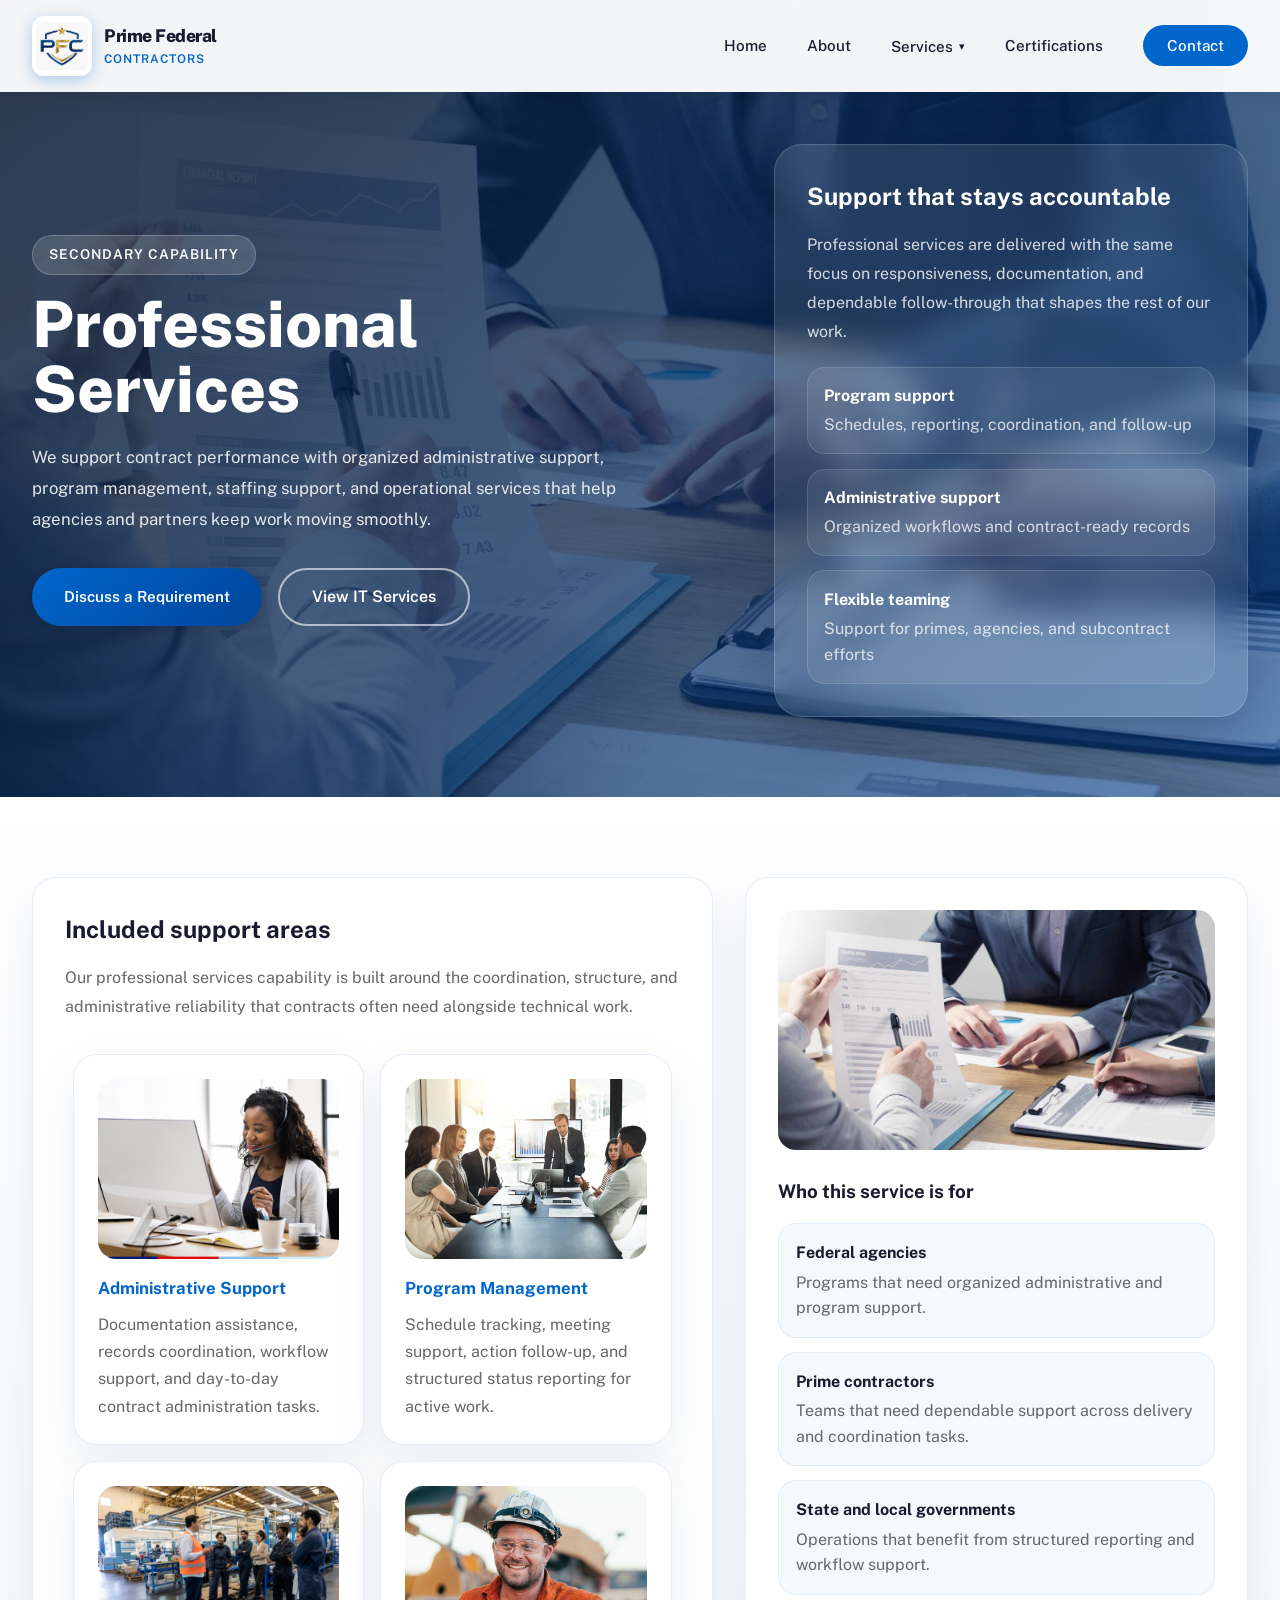
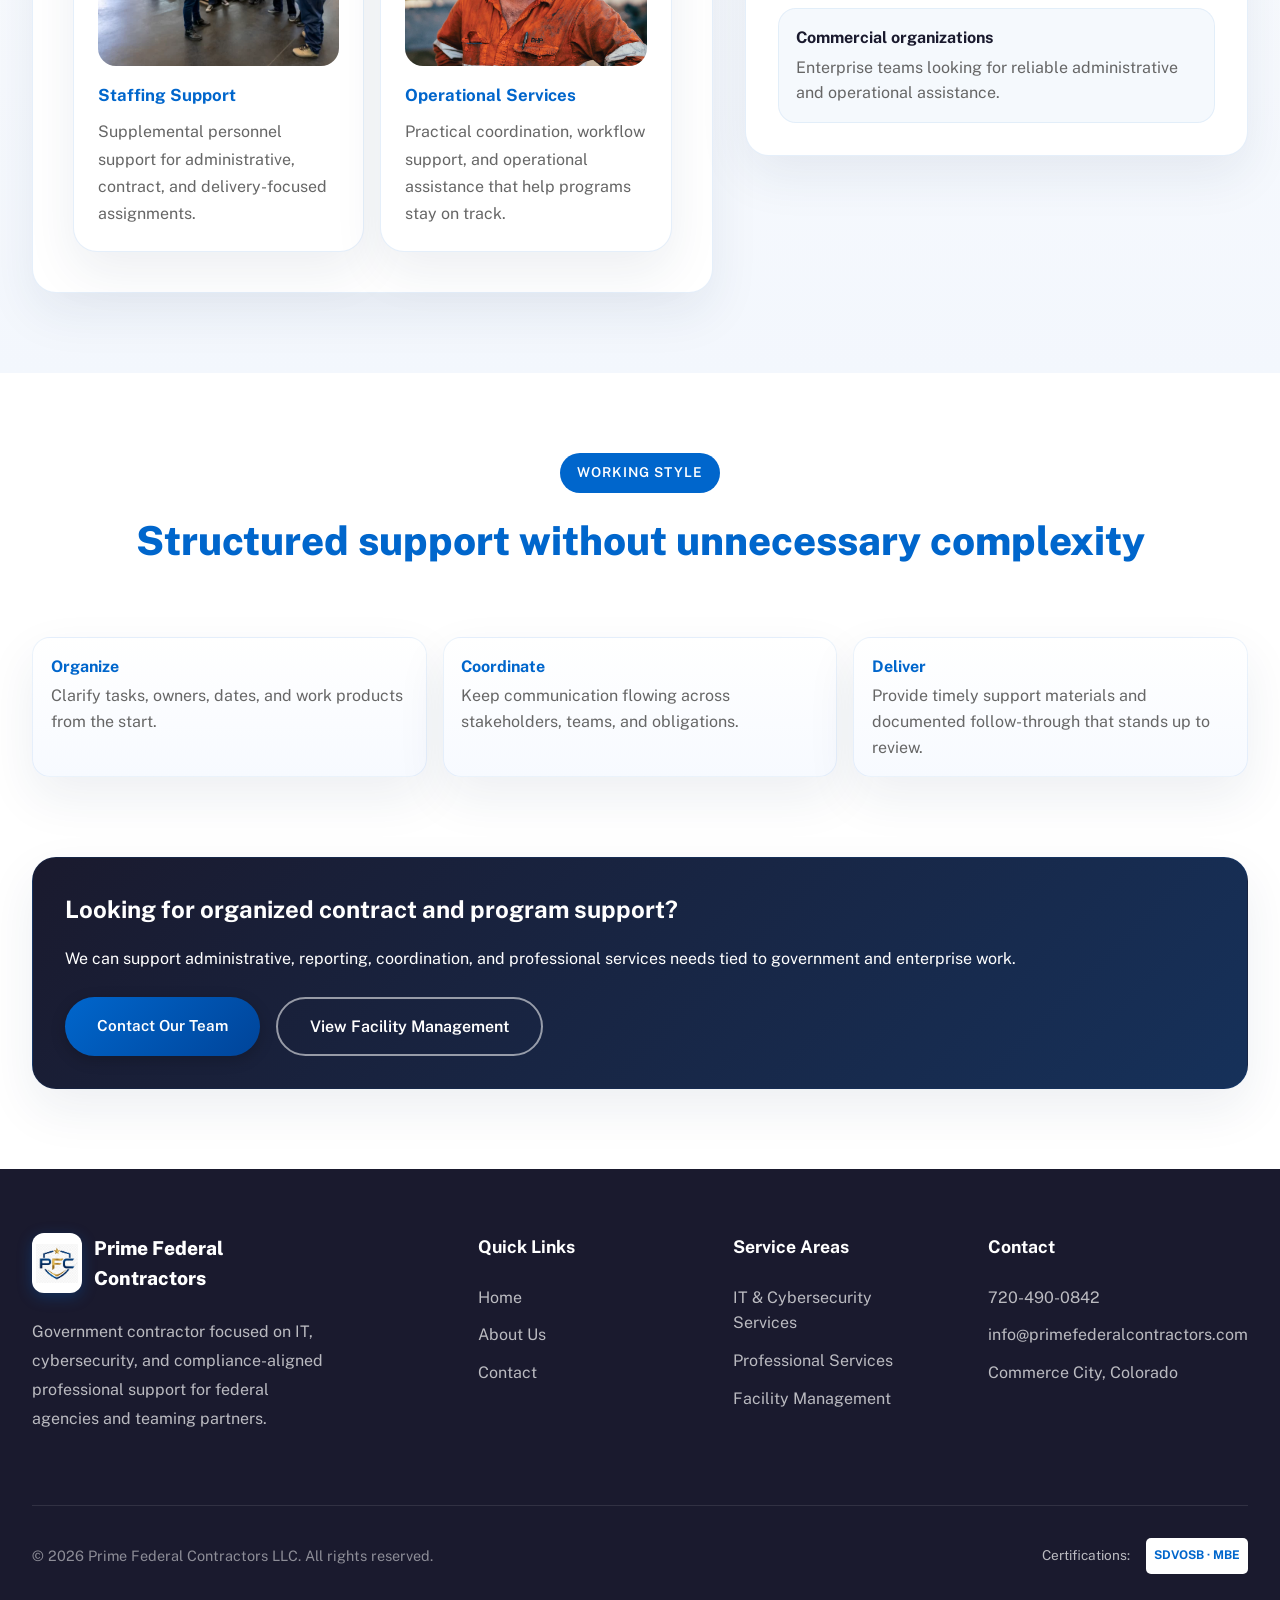
<file: professional-services.html>
<!DOCTYPE html>
<html lang="en">
<head>
    <meta charset="UTF-8">
    <meta name="viewport" content="width=device-width, initial-scale=1.0">
    <title>Prime Federal Contractors LLC - Professional Services</title>
    <link rel="preconnect" href="https://fonts.googleapis.com">
    <link rel="preconnect" href="https://fonts.gstatic.com" crossorigin>
    <link href="https://fonts.googleapis.com/css2?family=Public+Sans:wght@300;400;500;600;700;800&display=swap" rel="stylesheet">
    <link rel="stylesheet" href="./style/common.css">
    <link rel="icon" href="./assets/brandlogo.jpg" type="image/jpeg">
    <link rel="stylesheet" href="./style/service-detail.css">
</head>
<body>
    <div class="page-loader" id="pageLoader">
        <div class="loader"></div>
    </div>

    <nav class="navbar" id="navbar">
        <div class="nav-container">
            <a href="./index.html" class="logo">
                <div class="logo-icon">
                    <img loading="lazy" src="./assets/brandlogo.jpg" alt="Prime Federal Contractors logo">
                </div>
                <div class="logo-text">
                    <span>Prime Federal</span>
                    <span>Contractors</span>
                </div>
            </a>

            <ul class="nav-links">
                <li class="nav-item"><a href="./index.html">Home</a></li>
                <li class="nav-item"><a href="./about.html">About</a></li>
                <li class="nav-item nav-dropdown">
                    <button class="nav-dropdown-toggle" type="button" aria-expanded="false">
                        Services
                        <span class="nav-caret">&#9662;</span>
                    </button>
                    <ul class="nav-dropdown-menu">
                        <li><a href="./it-cybersecurity-services.html">IT &amp; Cybersecurity Services</a></li>
                        <li><a href="./professional-services.html">Professional Services</a></li>
                        <li><a href="./facility-management.html">Facility Management</a></li>
                    </ul>
                </li>
                <li class="nav-item"><a href="./index.html#certifications">Certifications</a></li>
                <li class="nav-item"><a href="./contact.html" class="nav-cta">Contact</a></li>
            </ul>

            <button class="mobile-menu-btn" id="mobileMenuBtn" aria-label="Open menu">
                <span></span>
                <span></span>
                <span></span>
            </button>
        </div>
    </nav>

    <div class="mobile-menu" id="mobileMenu">
        <a href="./index.html">Home</a>
        <a href="./about.html">About</a>
        <div class="mobile-menu-group">
            <button class="mobile-submenu-toggle" type="button">
                Services
                <span class="nav-caret">&#9662;</span>
            </button>
            <div class="mobile-submenu">
                <a href="./it-cybersecurity-services.html">IT &amp; Cybersecurity Services</a>
                <a href="./professional-services.html">Professional Services</a>
                <a href="./facility-management.html">Facility Management</a>
            </div>
        </div>
        <a href="./index.html#certifications">Certifications</a>
        <a href="./contact.html">Contact</a>
    </div>

    <main>
        <section class="service-page-hero service-page-hero--professional">
            <div class="section-container service-hero-grid">
                <div class="service-hero-copy animate-on-scroll">
                    <span class="section-tag">Secondary Capability</span>
                    <h1 class="service-page-title">Professional Services</h1>
                    <p class="service-page-subtitle">We support contract performance with organized administrative support, program management, staffing support, and operational services that help agencies and partners keep work moving smoothly.</p>
                    <div class="service-hero-actions">
                        <a href="./contact.html" class="btn-primary">Discuss a Requirement</a>
                        <a href="./it-cybersecurity-services.html" class="btn-secondary">View IT Services</a>
                    </div>
                </div>
                <aside class="service-hero-panel animate-on-scroll delay-2">
                    <h3>Support that stays accountable</h3>
                    <p>Professional services are delivered with the same focus on responsiveness, documentation, and dependable follow-through that shapes the rest of our work.</p>
                    <ul class="service-mini-list">
                        <li><strong>Program support</strong><span>Schedules, reporting, coordination, and follow-up</span></li>
                        <li><strong>Administrative support</strong><span>Organized workflows and contract-ready records</span></li>
                        <li><strong>Flexible teaming</strong><span>Support for primes, agencies, and subcontract efforts</span></li>
                    </ul>
                </aside>
            </div>
        </section>

        <section class="service-content-section">
            <div class="section-container service-content-grid">
                <div class="service-main-card animate-on-scroll">
                    <h2>Included support areas</h2>
                    <p>Our professional services capability is built around the coordination, structure, and administrative reliability that contracts often need alongside technical work.</p>
                    <div class="service-feature-grid">
                        <article class="service-feature-card">
                            <img class="service-feature-image" loading="lazy" src="./assets/Administrative Support.webp" alt="Service feature placeholder">
                            <h3>Administrative Support</h3>
                            <p>Documentation assistance, records coordination, workflow support, and day-to-day contract administration tasks.</p>
                        </article>
                        <article class="service-feature-card">
                            <img class="service-feature-image" loading="lazy" src="./assets/Program Management.webp" alt="Service feature placeholder">
                            <h3>Program Management</h3>
                            <p>Schedule tracking, meeting support, action follow-up, and structured status reporting for active work.</p>
                        </article>
                        <article class="service-feature-card">
                            <img class="service-feature-image" loading="lazy" src="./assets/Staffing Support.webp" alt="Service feature placeholder">
                            <h3>Staffing Support</h3>
                            <p>Supplemental personnel support for administrative, contract, and delivery-focused assignments.</p>
                        </article>
                        <article class="service-feature-card">
                            <img class="service-feature-image" loading="lazy" src="./assets/Operational Services.webp" alt="Service feature placeholder">
                            <h3>Operational Services</h3>
                            <p>Practical coordination, workflow support, and operational assistance that help programs stay on track.</p>
                        </article>
                    </div>
                </div>

                <aside class="service-side-card animate-on-scroll delay-2">
                    <img loading="lazy" src="./assets/ProfessionalServicesCareer.jpg" alt="Professional services support">
                    <h3>Who this service is for</h3>
                    <ul class="service-side-list">
                        <li><strong>Federal agencies</strong><span>Programs that need organized administrative and program support.</span></li>
                        <li><strong>Prime contractors</strong><span>Teams that need dependable support across delivery and coordination tasks.</span></li>
                        <li><strong>State and local governments</strong><span>Operations that benefit from structured reporting and workflow support.</span></li>
                        <li><strong>Commercial organizations</strong><span>Enterprise teams looking for reliable administrative and operational assistance.</span></li>
                    </ul>
                </aside>
            </div>
        </section>

        <section class="service-process-section">
            <div class="section-container">
                <div class="section-header animate-on-scroll">
                    <span class="section-tag">Working Style</span>
                    <h2 class="section-title">Structured support without unnecessary complexity</h2>
                </div>
                <div class="service-process-grid">
                    <div class="service-process-card animate-on-scroll delay-1">
                        <strong>Organize</strong>
                        <span>Clarify tasks, owners, dates, and work products from the start.</span>
                    </div>
                    <div class="service-process-card animate-on-scroll delay-2">
                        <strong>Coordinate</strong>
                        <span>Keep communication flowing across stakeholders, teams, and obligations.</span>
                    </div>
                    <div class="service-process-card animate-on-scroll delay-3">
                        <strong>Deliver</strong>
                        <span>Provide timely support materials and documented follow-through that stands up to review.</span>
                    </div>
                </div>
            </div>
        </section>

        <section class="service-cta-section">
            <div class="section-container">
                <div class="service-cta-card animate-on-scroll">
                    <h2>Looking for organized contract and program support?</h2>
                    <p>We can support administrative, reporting, coordination, and professional services needs tied to government and enterprise work.</p>
                    <div class="service-cta-actions">
                        <a href="./contact.html" class="btn-primary">Contact Our Team</a>
                        <a href="./facility-management.html" class="btn-secondary">View Facility Management</a>
                    </div>
                </div>
            </div>
        </section>
    </main>

    <footer class="footer">
        <div class="footer-grid">
            <div class="footer-brand">
                <div class="footer-logo">
                    <div class="footer-logo-icon">
                        <div class="logo-icon">
                            <img loading="lazy" src="./assets/brandlogo.jpg" alt="Prime Federal Contractors logo">
                        </div>
                    </div>
                    <span class="footer-logo-text">Prime Federal Contractors</span>
                </div>
                <p>Government contractor focused on IT, cybersecurity, and compliance-aligned professional support for federal agencies and teaming partners.</p>
            </div>

            <div class="footer-column">
                <h4>Quick Links</h4>
                <ul class="footer-links">
                    <li><a href="./index.html">Home</a></li>
                    <li><a href="./about.html">About Us</a></li>
                    <li><a href="./contact.html">Contact</a></li>
                </ul>
            </div>

            <div class="footer-column">
                <h4>Service Areas</h4>
                <ul class="footer-links">
                    <li><a href="./it-cybersecurity-services.html">IT &amp; Cybersecurity Services</a></li>
                    <li><a href="./professional-services.html">Professional Services</a></li>
                    <li><a href="./facility-management.html">Facility Management</a></li>
                </ul>
            </div>

            <div class="footer-column">
                <h4>Contact</h4>
                <ul class="footer-links">
                    <li><a href="tel:+17204900842">720-490-0842</a></li>
                    <li><a href="mailto:info@primefederalcontractors.com">info@primefederalcontractors.com</a></li>
                    <li><a href="./contact.html">Commerce City, Colorado</a></li>
                </ul>
            </div>
        </div>

        <div class="footer-bottom">
            <p>&copy; 2026 Prime Federal Contractors LLC. All rights reserved.</p>
            <div class="footer-certifications">
                <span style="color: rgba(255,255,255,0.7); font-size: 0.85rem;">Certifications:</span>
                <div style="background: white; padding: 0.5rem; border-radius: 5px; color: var(--primary-blue); font-weight: 700; font-size: 0.75rem;">
                    SDVOSB &middot; MBE
                </div>
            </div>
        </div>
    </footer>

    <script src="./js/app.js"></script>
</body>
</html>
</file>
<file: style/common.css>
* {
    margin: 0;
    padding: 0;
    box-sizing: border-box;
}

:root {
    --primary-blue: #0066cc;
    --dark-blue: #004499;
    --accent-gold: #d4af37;
    --dark-bg: #1a1a2e;
    --text-dark: #1a1a2e;
    --text-light: #666;
    --white: #ffffff;
    --light-gray: #f8f9fa;
    --border-gray: #e0e0e0;
}

html {
    scroll-behavior: smooth;
}

body {
    font-family: "Public Sans", sans-serif;
    color: var(--text-dark);
    line-height: 1.6;
    overflow-x: hidden;
    min-height: 100vh;
    background: var(--light-gray);
}

::-webkit-scrollbar {
    width: 12px;
}

::-webkit-scrollbar-track {
    background: var(--light-gray);
}

::-webkit-scrollbar-thumb {
    background: linear-gradient(180deg, var(--primary-blue), var(--dark-blue));
    border-radius: 6px;
    border: 2px solid var(--light-gray);
}

::-webkit-scrollbar-thumb:hover {
    background: linear-gradient(180deg, var(--dark-blue), var(--primary-blue));
}

@keyframes fadeInUp {
    from {
        opacity: 0;
        transform: translateY(30px);
    }

    to {
        opacity: 1;
        transform: translateY(0);
    }
}

@keyframes fadeInLeft {
    from {
        opacity: 0;
        transform: translateX(-30px);
    }

    to {
        opacity: 1;
        transform: translateX(0);
    }
}

@keyframes fadeInRight {
    from {
        opacity: 0;
        transform: translateX(30px);
    }

    to {
        opacity: 1;
        transform: translateX(0);
    }
}

@keyframes scaleIn {
    from {
        opacity: 0;
        transform: scale(0.9);
    }

    to {
        opacity: 1;
        transform: scale(1);
    }
}

@keyframes float {
    0%,
    100% {
        transform: translateY(0);
    }

    50% {
        transform: translateY(-10px);
    }
}

@keyframes pulse {
    0%,
    100% {
        transform: scale(1);
        opacity: 1;
    }

    50% {
        transform: scale(1.15);
        opacity: 0.75;
    }
}

@keyframes slideIn {
    from {
        width: 0;
    }

    to {
        width: 100%;
    }
}

@keyframes rotateIn {
    from {
        opacity: 0;
        transform: rotate(-10deg) scale(0.8);
    }

    to {
        opacity: 1;
        transform: rotate(0) scale(1);
    }
}

@keyframes shimmer {
    0% {
        background-position: -1000px 0;
    }

    100% {
        background-position: 1000px 0;
    }
}

@keyframes countUp {
    from {
        opacity: 0;
        transform: translateY(20px);
    }

    to {
        opacity: 1;
        transform: translateY(0);
    }
}

@keyframes spin {
    to {
        transform: rotate(360deg);
    }
}

.animate-on-scroll {
    opacity: 0;
    transform: translateY(30px);
    transition: all 0.8s cubic-bezier(0.4, 0, 0.2, 1);
}

.animate-on-scroll.visible {
    opacity: 1;
    transform: translateY(0);
}

.delay-1 {
    transition-delay: 0.1s;
}

.delay-2 {
    transition-delay: 0.2s;
}

.delay-3 {
    transition-delay: 0.3s;
}

.delay-4 {
    transition-delay: 0.4s;
}

.navbar {
    position: fixed;
    top: 0;
    left: 0;
    right: 0;
    z-index: 1000;
    background: rgba(255, 255, 255, 0.95);
    backdrop-filter: blur(10px);
    box-shadow: 0 2px 20px rgba(0, 0, 0, 0.1);
    transition: all 0.3s ease;
}

.navbar.scrolled {
    padding: 0.5rem 0;
    box-shadow: 0 4px 30px rgba(0, 0, 0, 0.15);
}

.nav-container {
    max-width: 1400px;
    margin: 0 auto;
    padding: 1rem 2rem;
    display: flex;
    justify-content: space-between;
    align-items: center;
}

.logo {
    display: flex;
    align-items: center;
    gap: 0.75rem;
    text-decoration: none;
    animation: fadeInLeft 0.8s ease;
}

.logo-icon {
    width: 60px;
    height: 60px;
    display: flex;
    align-items: center;
    justify-content: center;
    box-shadow: 0 4px 15px rgba(0, 102, 204, 0.3);
    transition: transform 0.3s ease;
    position: relative;
    overflow: hidden;
    border-radius: 12px;
    background: white;
    padding: 4px;
}

.logo-icon img {
    width: 100%;
    height: 100%;
    object-fit: contain;
    border-radius: 8px;
}

.logo:hover .logo-icon {
    transform: rotate(10deg) scale(1.1);
}

.logo-text {
    display: flex;
    flex-direction: column;
}

.logo-text span:first-child {
    font-weight: 800;
    font-size: 1.1rem;
    color: var(--text-dark);
    letter-spacing: -0.5px;
}

.logo-text span:last-child {
    font-size: 0.75rem;
    color: var(--primary-blue);
    font-weight: 600;
    text-transform: uppercase;
    letter-spacing: 1px;
}

.nav-links {
    display: flex;
    gap: 2.5rem;
    list-style: none;
    align-items: center;
}

.nav-links a {
    text-decoration: none;
    color: var(--text-dark);
    font-weight: 500;
    font-size: 0.95rem;
    position: relative;
    padding: 0.5rem 0;
    transition: color 0.3s ease;
}

.nav-links a::after {
    content: "";
    position: absolute;
    bottom: 0;
    left: 0;
    width: 0;
    height: 2px;
    background: var(--primary-blue);
    transition: width 0.3s ease;
}

.nav-links a:hover {
    color: var(--primary-blue);
}

.nav-links a:hover::after {
    width: 100%;
}

.nav-item {
    position: relative;
}

.nav-dropdown {
    display: flex;
    align-items: center;
    padding-bottom: 0.75rem;
    margin-bottom: -0.75rem;
}

.nav-dropdown::after {
    content: "";
    position: absolute;
    top: 100%;
    left: -0.75rem;
    right: -0.75rem;
    height: 1rem;
}

.nav-dropdown-toggle {
    background: none;
    border: none;
    color: var(--text-dark);
    font-weight: 500;
    font-size: 0.95rem;
    padding: 0.5rem 0;
    cursor: pointer;
    display: inline-flex;
    align-items: center;
    gap: 0.4rem;
    transition: color 0.3s ease;
    font-family: inherit;
}

.nav-dropdown-toggle:hover,
.nav-dropdown:hover .nav-dropdown-toggle,
.nav-dropdown.open .nav-dropdown-toggle {
    color: var(--primary-blue);
}

.nav-caret {
    font-size: 0.7rem;
    transition: transform 0.3s ease;
}

.nav-dropdown:hover .nav-caret,
.nav-dropdown:focus-within .nav-caret,
.nav-dropdown.open .nav-caret {
    transform: rotate(180deg);
}

.nav-dropdown-menu {
    position: absolute;
    top: calc(100% + 0.3rem);
    left: 50%;
    transform: translateX(-50%) translateY(8px);
    min-width: 270px;
    background: rgba(255, 255, 255, 0.98);
    backdrop-filter: blur(14px);
    border: 1px solid rgba(0, 102, 204, 0.12);
    border-radius: 18px;
    box-shadow: 0 24px 60px rgba(15, 33, 62, 0.14);
    padding: 0.65rem;
    list-style: none;
    opacity: 0;
    visibility: hidden;
    pointer-events: none;
    transition: opacity 0.25s ease, transform 0.25s ease, visibility 0.25s ease;
    z-index: 1001;
}

.nav-dropdown-menu::before {
    content: "";
    position: absolute;
    top: -8px;
    left: 50%;
    width: 16px;
    height: 16px;
    background: rgba(255, 255, 255, 0.98);
    border-top: 1px solid rgba(0, 102, 204, 0.12);
    border-left: 1px solid rgba(0, 102, 204, 0.12);
    transform: translateX(-50%) rotate(45deg);
}

.nav-dropdown:hover .nav-dropdown-menu,
.nav-dropdown:focus-within .nav-dropdown-menu,
.nav-dropdown.open .nav-dropdown-menu {
    opacity: 1;
    visibility: visible;
    pointer-events: auto;
    transform: translateX(-50%) translateY(0);
}

.nav-dropdown-menu li {
    margin: 0;
}

.nav-dropdown-menu a {
    display: block;
    padding: 0.9rem 1rem;
    border-radius: 12px;
    color: var(--text-dark);
    font-weight: 600;
    text-decoration: none;
    transition: background 0.25s ease, color 0.25s ease, transform 0.25s ease;
}

.nav-dropdown-menu a::after {
    display: none;
}

.nav-dropdown-menu a:hover,
.nav-dropdown-menu a:focus-visible {
    background: rgba(0, 102, 204, 0.08);
    color: var(--primary-blue);
    transform: translateX(4px);
}

.nav-cta {
    background: var(--primary-blue);
    color: white !important;
    padding: 0.75rem 1.5rem !important;
    border-radius: 50px;
    transition: all 0.3s ease !important;
}

.nav-cta::after {
    display: none !important;
}

.nav-cta:hover {
    background: var(--dark-blue);
    transform: translateY(-2px);
    box-shadow: 0 4px 15px rgba(0, 102, 204, 0.4);
}

.mobile-menu-btn {
    display: none;
    flex-direction: column;
    gap: 5px;
    background: none;
    border: none;
    cursor: pointer;
    padding: 5px;
}

.mobile-menu-btn span {
    width: 25px;
    height: 2px;
    background: var(--text-dark);
    transition: all 0.3s ease;
}

.mobile-menu {
    position: fixed;
    top: 78px;
    left: 0;
    right: 0;
    z-index: 999;
    background: rgba(255, 255, 255, 0.98);
    backdrop-filter: blur(15px);
    display: none;
    flex-direction: column;
    box-shadow: 0 10px 40px rgba(0, 0, 0, 0.08);
}

.mobile-menu.open {
    display: flex;
}

.mobile-menu a {
    padding: 1rem 2rem;
    color: var(--text-dark);
    font-weight: 600;
    border-bottom: 1px solid rgba(0, 0, 0, 0.06);
    transition: background 0.2s ease, color 0.2s ease;
    text-decoration: none;
}

.mobile-menu a:hover {
    background: rgba(0, 102, 204, 0.06);
    color: var(--primary-blue);
}

.mobile-menu-group {
    border-bottom: 1px solid rgba(0, 0, 0, 0.06);
    padding-bottom: 0.35rem;
}

.mobile-submenu-toggle {
    width: 100%;
    padding: 1rem 2rem;
    background: none;
    border: none;
    color: var(--text-dark);
    font-weight: 600;
    font-size: 1rem;
    font-family: inherit;
    display: flex;
    align-items: center;
    justify-content: space-between;
    cursor: pointer;
    transition: background 0.2s ease, color 0.2s ease;
}

.mobile-submenu-toggle:hover,
.mobile-menu-group.open .mobile-submenu-toggle {
    background: rgba(0, 102, 204, 0.05);
    color: var(--primary-blue);
}

.mobile-submenu-toggle .nav-caret {
    font-size: 0.8rem;
}

.mobile-menu-group.open .mobile-submenu-toggle .nav-caret {
    transform: rotate(180deg);
}

.mobile-submenu {
    display: none;
    padding: 0.4rem 1rem 0.25rem;
    background: rgba(0, 102, 204, 0.03);
}

.mobile-menu-group.open .mobile-submenu {
    display: block;
}

.mobile-submenu a {
    display: block;
    margin-top: 0.45rem;
    padding: 0.9rem 1rem 0.9rem 1.2rem;
    font-weight: 600;
    border-bottom: none;
    border-radius: 14px;
    background: rgba(255, 255, 255, 0.92);
    border: 1px solid rgba(0, 102, 204, 0.08);
    box-shadow: 0 10px 24px rgba(17, 38, 70, 0.06);
}

.mobile-submenu a:hover {
    background: white;
    transform: translateX(3px);
}

.btn-primary {
    background: linear-gradient(135deg, var(--primary-blue), var(--dark-blue));
    color: white;
    padding: 0.9rem 2rem;
    border-radius: 50px;
    text-decoration: none;
    font-weight: 600;
    display: inline-flex;
    align-items: center;
    gap: 0.5rem;
    transition: all 0.3s ease;
    box-shadow: 0 4px 15px rgba(0, 0, 0, 0.2);
    border: none;
    cursor: pointer;
    font-size: 0.95rem;
}

.btn-primary:hover {
    transform: translateY(-3px);
    box-shadow: 0 8px 25px rgba(0, 0, 0, 0.3);
    background: linear-gradient(135deg, var(--dark-blue), var(--primary-blue));
}

.btn-secondary {
    background: transparent;
    color: var(--text-dark);
    padding: 0.9rem 2rem;
    border-radius: 50px;
    text-decoration: none;
    font-weight: 600;
    display: inline-flex;
    align-items: center;
    gap: 0.5rem;
    transition: all 0.3s ease;
    border: 2px solid var(--primary-blue);
}

.btn-secondary:hover {
    border-color: var(--white);
    color: var(--primary-blue);
    transform: translateY(-3px);
}

.section-container {
    max-width: 1400px;
    margin: 0 auto;
}

.section-header {
    text-align: center;
    margin-bottom: 4rem;
    animation: fadeInUp 0.8s ease;
}

.section-tag {
    display: inline-block;
    background: var(--primary-blue);
    color: var(--white);
    padding: 0.5rem 1rem;
    border-radius: 50px;
    font-size: 0.85rem;
    font-weight: 600;
    text-transform: uppercase;
    letter-spacing: 1px;
    margin-bottom: 1rem;
    border: 1px solid rgba(0, 102, 204, 0.2);
}

.section-title {
    font-size: 2.5rem;
    font-weight: 800;
    color: var(--primary-blue);
    margin-bottom: 1rem;
}

.myicons {
    font-size: 2rem;
}

.icon_image {
    width: 6rem;
    height: 6rem;
    border-radius: 30%;
    object-fit: cover;
    display: inline-flex;
    align-items: center;
    justify-content: center;
}

.footer {
    background: var(--dark-bg);
    color: white;
    padding: 4rem 2rem 2rem;
}

.footer-grid {
    max-width: 1400px;
    margin: 0 auto 3rem;
    display: grid;
    grid-template-columns: 2fr 1fr 1fr 1fr;
    gap: 4rem;
}

.footer-brand {
    max-width: 300px;
}

.footer-logo {
    display: flex;
    align-items: center;
    gap: 0.75rem;
    margin-bottom: 1.5rem;
}

.footer-logo-icon {
    width: 50px;
    height: 50px;
    display: flex;
    align-items: center;
    justify-content: center;
    border-radius: 10px;
    background: linear-gradient(135deg, var(--primary-blue), var(--dark-blue));
    transition: transform 0.3s ease;
}

.footer-logo-icon:hover {
    transform: scale(1.1);
}

.footer-logo-text {
    font-weight: 800;
    font-size: 1.2rem;
}

.footer-brand p {
    color: rgba(255, 255, 255, 0.7);
    line-height: 1.8;
    margin-bottom: 1.5rem;
}

.footer-column h4 {
    font-size: 1.1rem;
    font-weight: 700;
    margin-bottom: 1.5rem;
    color: white;
}

.footer-links {
    list-style: none;
}

.footer-links li {
    margin-bottom: 0.75rem;
}

.footer-links a {
    color: rgba(255, 255, 255, 0.7);
    text-decoration: none;
    transition: all 0.3s ease;
    display: inline-block;
}

.footer-links a:hover {
    color: var(--primary-blue);
    transform: translateX(5px);
}

.footer-bottom {
    max-width: 1400px;
    margin: 0 auto;
    padding-top: 2rem;
    border-top: 1px solid rgba(255, 255, 255, 0.1);
    display: flex;
    justify-content: space-between;
    align-items: center;
    color: rgba(255, 255, 255, 0.5);
    font-size: 0.9rem;
}

.footer-certifications {
    display: flex;
    gap: 1rem;
    align-items: center;
}

.page-loader {
    position: fixed;
    top: 0;
    left: 0;
    width: 100%;
    height: 100%;
    background: white;
    z-index: 9999;
    display: flex;
    align-items: center;
    justify-content: center;
    transition: opacity 0.5s ease, visibility 0.5s ease;
}

.page-loader.hidden {
    opacity: 0;
    visibility: hidden;
}

.loader {
    width: 50px;
    height: 50px;
    border: 4px solid var(--light-gray);
    border-top-color: var(--primary-blue);
    border-radius: 50%;
    animation: spin 1s linear infinite;
}

.parallax-bg {
    position: absolute;
    top: 0;
    left: 0;
    width: 100%;
    height: 120%;
    background: linear-gradient(135deg, rgba(0, 102, 204, 0.03), rgba(232, 145, 58, 0.03));
    transform: translateY(0);
    will-change: transform;
}

@media (max-width: 992px) {
    .logo-icon {
        width: 50px;
        height: 50px;
    }

    .logo-text span:first-child {
        font-size: 0.95rem;
    }

    .logo-text span:last-child {
        font-size: 0.65rem;
    }

    .nav-links {
        display: none;
    }

    .mobile-menu-btn {
        display: flex;
    }

    .footer-grid {
        grid-template-columns: repeat(2, 1fr);
    }
}

@media (max-width: 768px) {
    .section-title {
        font-size: 1.8rem;
    }

    .footer-grid {
        grid-template-columns: 1fr;
        gap: 2rem;
    }

    .footer-bottom {
        flex-direction: column;
        gap: 1rem;
        text-align: center;
    }

    .mobile-menu {
        top: 72px;
    }
}
</file>
<file: style/index.css>
section.hero#home {
    position: relative;
    min-height: 100vh;
    display: flex;
    flex-direction: column;
    align-items: center;
    justify-content: center;
    padding: 120px 0 60px;
    overflow: hidden;
    background-image: url("../assets/professional_colaboration.png");
    background-size: cover;
    background-position: center 30%;
    background-repeat: no-repeat;
    background-attachment: scroll;
}

section.hero#home .parallax-bg {
    display: none;
}

section.hero#home::before {
    content: "";
    position: absolute;
    inset: 0;
    background: rgba(10, 37, 64, 0.262);
    z-index: 0;
}

section.hero#home::after {
    display: none;
}

section.hero#home .hero-container-refined,
section.hero#home .hero-highlights {
    position: relative;
    z-index: 2;
}

.hero-container-refined {
    max-width: 1400px;
    width: 100%;
    margin: 0 auto;
    padding: 0 5%;
    display: grid;
    grid-template-columns: 1fr 0.9fr;
    gap: 3rem;
    align-items: stretch;
}

.hero-content {
    animation: fadeInLeft 0.8s ease;
}

.hero-badge {
    display: inline-flex;
    align-items: center;
    gap: 0.5rem;
    background: var(--primary-blue);
    backdrop-filter: blur(8px);
    padding: 0.6rem 1.2rem;
    border-radius: 50px;
    margin-bottom: 1.5rem;
    font-size: 0.85rem;
    color: var(--white);
    font-weight: 600;
    border: 1px solid var(--primary-blue);
}

.hero-badge span {
    width: 8px;
    height: 8px;
    background: #22c55e;
    border-radius: 50%;
    animation: pulse 2s infinite;
}

.hero-content h1 {
    font-size: clamp(2.2rem, 5vw, 3.8rem);
    font-weight: 800;
    line-height: 1.2;
    margin-bottom: 1.2rem;
    color: #ffffff;
    letter-spacing: -0.02em;
}

.hero-content h1 span {
    color: var(--primary-blue);
    position: relative;
    display: inline-block;
}

.hero-subtitle {
    font-size: clamp(1rem, 2vw, 1.2rem);
    color: rgba(255, 255, 255, 0.85);
    margin-bottom: 1.8rem;
    max-width: 550px;
    line-height: 1.6;
}

.hero-proof-list {
    list-style: none;
    display: grid;
    gap: 0.85rem;
    max-width: 42rem;
    margin-bottom: 2rem;
}

.hero-proof-list li {
    position: relative;
    padding: 0.95rem 1rem 0.95rem 3rem;
    background: rgba(255, 255, 255, 0.82);
    border: 1px solid rgba(0, 102, 204, 0.1);
    border-radius: 16px;
    box-shadow: 0 14px 30px rgba(21, 44, 79, 0.08);
    color: var(--text-dark);
    line-height: 1.6;
}

.hero-proof-list li::before {
    content: "";
    position: absolute;
    left: 1.15rem;
    top: 1.2rem;
    width: 0.9rem;
    height: 0.9rem;
    border-radius: 50%;
    background: linear-gradient(135deg, var(--primary-blue), var(--accent-gold));
    box-shadow: 0 0 0 6px rgba(0, 102, 204, 0.08);
}

.hero-buttons {
    display: flex;
    flex-wrap: wrap;
    gap: 1rem;
    margin-top: 1.5rem;
}

.hero-panel-shell {
    display: grid;
    gap: 1.25rem;
    align-items: center;
}

.hero-brief-card {
    margin-top: -4rem;
    margin-left: 2rem;
    width: calc(100% - 2rem);
    background: rgba(13, 27, 52, 0.92);
    color: white;
    border-radius: 24px;
    padding: 1.75rem;
    border: 1px solid rgba(255, 255, 255, 0.1);
    box-shadow: 0 28px 70px rgba(8, 22, 44, 0.28);
}

.hero-card-eyebrow {
    font-size: 0.75rem;
    letter-spacing: 0.14em;
    text-transform: uppercase;
    color: rgba(255, 255, 255, 0.72);
    margin-bottom: 0.75rem;
    font-weight: 700;
}

.hero-brief-card h3 {
    font-size: 1.55rem;
    line-height: 1.35;
    margin-bottom: 1.25rem;
    color: white;
}

.hero-brief-grid {
    display: grid;
    grid-template-columns: repeat(2, minmax(0, 1fr));
    gap: 1rem;
}

.hero-brief-item {
    padding: 1rem;
    border-radius: 18px;
    background: rgba(255, 255, 255, 0.06);
    border: 1px solid rgba(255, 255, 255, 0.08);
    transition: all 0.3s ease;
}

.hero-brief-item:hover {
    background: rgba(255, 255, 255, 0.12);
    transform: translateY(-3px);
}

.hero-brief-item strong {
    display: block;
    font-size: 1rem;
    margin-bottom: 0.35rem;
    color: white;
}

.hero-brief-item span {
    display: block;
    color: rgba(255, 255, 255, 0.78);
    line-height: 1.55;
    font-size: 0.92rem;
}

.hero-highlights {
    max-width: 1400px;
    width: 100%;
    margin: 2.5rem auto 0;
    padding: 0 2rem 3rem;
    display: grid;
    grid-template-columns: repeat(3, minmax(0, 1fr));
    gap: 1rem;
    position: relative;
    z-index: 1;
}

.highlight-card {
    background: rgba(255, 255, 255, 0.85);
    border: 1px solid rgba(0, 102, 204, 0.1);
    border-radius: 20px;
    padding: 1.35rem 1.4rem;
    box-shadow: 0 18px 40px rgba(18, 44, 79, 0.08);
    transition: all 0.3s ease;
}

.highlight-card:hover {
    transform: translateY(-5px);
    border-color: rgba(212, 175, 55, 0.3);
    background: white;
}

.highlight-card strong {
    display: block;
    color: var(--text-dark);
    margin-bottom: 0.4rem;
    font-size: 0.98rem;
}

.highlight-card span {
    color: var(--text-light);
    line-height: 1.65;
    font-size: 0.94rem;
}

.why-us {
    padding: 6rem 2rem;
    background: white;
}

.features-grid {
    display: grid;
    grid-template-columns: repeat(4, 1fr);
    gap: 2rem;
}

.feature-card {
    background: white;
    padding: 2.5rem 2rem;
    border-radius: 20px;
    text-align: center;
    transition: all 0.4s ease;
    border: 1px solid var(--border-gray);
    position: relative;
    overflow: hidden;
}

.feature-card::before {
    content: "";
    position: absolute;
    top: 0;
    left: 0;
    width: 100%;
    height: 4px;
    background: linear-gradient(90deg, var(--primary-blue), var(--accent-gold));
    transform: scaleX(0);
    transition: transform 0.4s ease;
}

.feature-card:hover {
    transform: translateY(-10px);
    box-shadow: 0 20px 40px rgba(0, 0, 0, 0.1);
    border-color: transparent;
}

.feature-card:hover::before {
    transform: scaleX(1);
}

.feature-icon {
    width: 70px;
    height: 70px;
    background: linear-gradient(135deg, rgba(0, 102, 204, 0.1), rgba(212, 175, 55, 0.1));
    border-radius: 20px;
    display: flex;
    align-items: center;
    justify-content: center;
    margin: 0 auto 1.5rem;
    transition: all 0.3s ease;
    font-weight: 800;
    letter-spacing: 0.04em;
    font-size: 0.82rem;
    text-transform: uppercase;
}

.feature-card:hover .feature-icon {
    background: linear-gradient(135deg, var(--primary-blue), var(--accent-gold));
    color: white;
    transform: rotateY(360deg) scale(1.1);
    box-shadow: 0 10px 30px rgba(0, 102, 204, 0.4);
}

.feature-card h3 {
    font-size: 1.2rem;
    font-weight: 700;
    margin-bottom: 0.75rem;
    color: var(--text-dark);
}

.feature-card p {
    font-size: 0.95rem;
    color: var(--text-light);
    line-height: 1.7;
}

.services {
    padding: 6rem 2rem;
    background: linear-gradient(135deg, var(--dark-bg) 0%, #16213e 100%);
    color: white;
    position: relative;
    overflow: hidden;
}

.services::before {
    content: "";
    position: absolute;
    inset: 0;
    background: url("data:image/svg+xml,%3Csvg width='60' height='60' viewBox='0 0 60 60' xmlns='http://www.w3.org/2000/svg'%3E%3Cg fill='none' fill-rule='evenodd'%3E%3Cg fill='%23ffffff' fill-opacity='0.03'%3E%3Cpath d='M36 34v-4h-2v4h-4v2h4v4h2v-4h4v-2h-4zm0-30V0h-2v4h-4v2h4v4h2V6h4V4h-4zM6 34v-4H4v4H0v2h4v4h2v-4h4v-2H6zM6 4V0H4v4H0v2h4v4h2V6h4V4H6z'/%3E%3C/g%3E%3C/g%3E%3C/svg%3E");
}

.services .section-title {
    color: white;
}

.services-accordion {
    max-width: 1200px;
    margin: 0 auto;
    position: relative;
    z-index: 1;
}

.service-category {
    background: rgba(255, 255, 255, 0.05);
    border-radius: 15px;
    margin-bottom: 1rem;
    overflow: hidden;
    backdrop-filter: blur(10px);
    border: 1px solid rgba(255, 255, 255, 0.1);
}

.service-category-primary {
    background: linear-gradient(135deg, rgba(255, 255, 255, 0.14), rgba(0, 102, 204, 0.2));
    border-color: rgba(255, 255, 255, 0.18);
}

.service-category-tertiary {
    opacity: 0.92;
}

.service-category-tertiary .service-header {
    padding-top: 1.6rem;
    padding-bottom: 1.6rem;
}

.service-header {
    display: flex;
    align-items: center;
    padding: 2rem;
    cursor: pointer;
    transition: background 0.3s ease;
    user-select: none;
}

.service-header:hover {
    background: rgba(255, 255, 255, 0.15);
}

.service-icon {
    width: 60px;
    height: 60px;
    background: linear-gradient(135deg, var(--primary-blue), var(--accent-gold));
    border-radius: 15px;
    display: flex;
    align-items: center;
    justify-content: center;
    margin-right: 1.5rem;
    flex-shrink: 0;
    font-weight: 800;
    letter-spacing: 0.04em;
    font-size: 0.82rem;
    text-transform: uppercase;
}

.service-title-info h3 {
    font-size: 1.5rem;
    font-weight: 700;
    margin-bottom: 0.5rem;
    color: white;
}

.service-title-info p {
    font-size: 1rem;
    color: rgba(255, 255, 255, 0.8);
    margin: 0;
}

.service-arrow {
    margin-left: auto;
    font-size: 1.2rem;
    transition: transform 0.3s ease;
    color: var(--accent-gold);
}

.service-category.active .service-arrow {
    transform: rotate(180deg);
}

.service-content {
    max-height: 0;
    overflow: hidden;
    transition: max-height 0.5s ease;
}

.service-category.active .service-content {
    max-height: 2000px;
}

.service-overview {
    padding: 2rem;
    display: grid;
    grid-template-columns: 1fr 300px;
    gap: 2rem;
    align-items: start;
}

.service-overview p {
    font-size: 1.1rem;
    color: rgba(255, 255, 255, 0.9);
    line-height: 1.8;
}

.service-image {
    width: 100%;
    height: 200px;
    object-fit: cover;
    border-radius: 10px;
    box-shadow: 0 10px 30px rgba(0, 0, 0, 0.3);
}

.sub-services {
    padding: 0 2rem 2rem;
}

.sub-service {
    background: rgba(255, 255, 255, 0.05);
    padding: 1.5rem;
    border-radius: 10px;
    margin-bottom: 1rem;
    border-left: 4px solid var(--accent-gold);
}

.sub-service h4 {
    font-size: 1.1rem;
    font-weight: 600;
    margin-bottom: 0.5rem;
    color: white;
}

.sub-service p {
    font-size: 0.95rem;
    color: rgba(255, 255, 255, 0.8);
    line-height: 1.6;
}

.services-cta {
    text-align: center;
    margin-top: 3rem;
}

.certifications {
    padding: 6rem 2rem;
    background: var(--light-gray);
}

.certifications-grid {
    display: grid;
    grid-template-columns: repeat(auto-fit, minmax(300px, 1fr));
    gap: 2rem;
    margin-top: 3rem;
}

.certification-card {
    background: white;
    padding: 2.5rem;
    border-radius: 20px;
    text-align: center;
    transition: all 0.4s ease;
    box-shadow: 0 4px 20px rgba(0, 0, 0, 0.05);
    border: 1px solid var(--border-gray);
    position: relative;
    overflow: hidden;
}

.certification-card::before {
    content: "";
    position: absolute;
    top: 0;
    left: 0;
    width: 100%;
    height: 4px;
    background: linear-gradient(90deg, var(--primary-blue), var(--accent-gold));
    transform: scaleX(0);
    transition: transform 0.4s ease;
}

.certification-card:hover {
    transform: translateY(-10px);
    box-shadow: 0 20px 40px rgba(0, 0, 0, 0.1);
    border-color: transparent;
}

.certification-card:hover::before {
    transform: scaleX(1);
}

.cert-icon {
    width: 70px;
    height: 70px;
    background: linear-gradient(135deg, rgba(0, 102, 204, 0.1), rgba(232, 145, 58, 0.1));
    border-radius: 20px;
    display: flex;
    align-items: center;
    justify-content: center;
    margin: 0 auto 1.5rem;
    transition: all 0.3s ease;
    font-weight: 800;
    letter-spacing: 0.04em;
    font-size: 0.82rem;
    text-transform: uppercase;
}

.certification-card:hover .cert-icon {
    background: linear-gradient(135deg, var(--primary-blue), var(--accent-gold));
    color: white;
    transform: rotateY(360deg);
}

.certification-card h3 {
    font-size: 1.2rem;
    font-weight: 700;
    margin-bottom: 1rem;
    color: var(--text-dark);
}

.certification-card p {
    font-size: 0.95rem;
    color: var(--text-light);
    line-height: 1.7;
    margin-bottom: 1.5rem;
}

.cert-badge {
    display: inline-flex;
    align-items: center;
    justify-content: center;
    background: var(--primary-blue);
    color: white;
    padding: 0.4rem 1rem;
    border-radius: 50px;
    font-size: 0.8rem;
    font-weight: 600;
    text-transform: uppercase;
    letter-spacing: 1px;
    line-height: 1;
    min-height: 36px;
}

.identifiers-section,
.compliance-standards,
.naics-accordion {
    background: white;
    padding: 2.5rem;
    border-radius: 20px;
    margin-top: 3rem;
    box-shadow: 0 4px 20px rgba(0, 0, 0, 0.05);
}

.compliance-standards {
    background-image:
        linear-gradient(180deg, rgba(8, 28, 52, 0.601), rgba(8, 28, 52, 0.553)),
        url("../assets/Relevant Frameworks.webp");
    background-size: cover;
    background-position: center;
    background-repeat: no-repeat;
}

.identifiers-section h3,
.compliance-standards h3 {
    font-size: 1.5rem;
    font-weight: 700;
    margin-bottom: 1.5rem;
    color: var(--text-dark);
    text-align: center;
}

.compliance-standards h3 {
    margin-bottom: 2rem;
    color: white;
}

.identifiers-grid {
    display: grid;
    grid-template-columns: repeat(auto-fit, minmax(250px, 1fr));
    gap: 1.5rem;
}

.identifier-item {
    text-align: center;
    padding: 1rem;
    background: var(--light-gray);
    border-radius: 10px;
}

.identifier-label {
    display: block;
    font-size: 0.9rem;
    color: var(--text-light);
    text-transform: uppercase;
    letter-spacing: 1px;
    margin-bottom: 0.5rem;
}

.identifier-value {
    display: block;
    font-size: 1.2rem;
    font-weight: 700;
    color: var(--primary-blue);
    font-family: "Courier New", monospace;
}

.standards-list {
    display: grid;
    grid-template-columns: repeat(auto-fit, minmax(300px, 1fr));
    gap: 1rem;
}

.standard-item {
    display: flex;
    justify-content: space-between;
    align-items: center;
    padding: 1rem;
    background: rgba(255, 255, 255, 0.514);
    border-radius: 10px;
    transition: all 0.3s ease;
}

.standard-item:hover {
    /* background: white; */
    transform: translateX(10px);
}

.standard-name {
    font-weight: 700;
    color: var(--primary-blue);
    font-size: 1rem;
}

.standard-desc {
    font-size: 0.9rem;
    color: var(--dark-bg);
    text-align: right;
}

.naics-accordion summary {
    list-style: none;
    display: flex;
    align-items: center;
    justify-content: space-between;
    gap: 1rem;
    cursor: pointer;
}

.naics-accordion summary::-webkit-details-marker {
    display: none;
}

.naics-summary-text h3 {
    margin-bottom: 0.5rem;
    text-align: left;
}

.naics-summary-text p {
    color: var(--text-light);
}

.naics-chevron {
    width: 44px;
    height: 44px;
    flex-shrink: 0;
    border-radius: 50%;
    background: rgba(0, 102, 204, 0.08);
    color: var(--primary-blue);
    display: flex;
    align-items: center;
    justify-content: center;
    font-size: 1.5rem;
    font-weight: 700;
    transition: transform 0.3s ease, background 0.3s ease;
}

.naics-accordion[open] .naics-chevron {
    transform: rotate(180deg);
    background: rgba(0, 102, 204, 0.14);
}

.naics-list {
    margin-top: 1.5rem;
    display: grid;
    gap: 0.9rem;
}

.naics-item {
    padding: 1rem 1.1rem;
    background: var(--light-gray);
    border-radius: 12px;
    border-left: 4px solid var(--primary-blue);
    color: var(--text-dark);
    transition: transform 0.3s ease, background 0.3s ease;
}

.naics-item:hover {
    transform: translateX(8px);
    background: rgba(0, 102, 204, 0.08);
}

.home-about {
    position: relative;
    padding: 5.5rem 2rem;
    background-image: url("../assets/IMG-20260423-WA0007.jpg");
    background-size: cover;
    background-position: center 30%;
    background-repeat: no-repeat;
    background-attachment: scroll;
}

.home-about::before {
    content: "";
    position: absolute;
    inset: 0;
    background: rgba(10, 37, 64, 0);
    z-index: 0;
}

.home-about .home-about-copy,
.home-about .home-about-cards {
    position: relative;
    z-index: 1;
}

.home-about-grid {
    display: grid;
    grid-template-columns: minmax(0, 1.15fr) minmax(300px, 0.85fr);
    gap: 2rem;
    align-items: start;
}

.home-about-copy p {
    color: var(--white);
    line-height: 1.85;
    margin-bottom: 1rem;
    max-width: 62ch;
}

.home-about-cards {
    display: grid;
    gap: 1rem;
}

.home-about-card {
    background: white;
    border-radius: 24px;
    padding: 1.5rem;
    border: 1px solid rgba(0, 102, 204, 0.1);
    box-shadow: 0 24px 50px rgba(23, 46, 84, 0.08);
}

.home-about-card strong {
    display: block;
    color: var(--primary-blue);
    font-size: 1.1rem;
    margin-bottom: 0.4rem;
}

.home-about-card span {
    color: var(--text-light);
    line-height: 1.65;
}

.services {
    padding: 6rem 2rem;
    background: linear-gradient(180deg, #ffffff 0%, #f4f8ff 100%);
    color: var(--text-dark);
}

.services::before {
    display: none;
}

.services .section-title {
    color: var(--primary-blue);
}

.services-intro {
    max-width: 760px;
    margin: 1rem auto 0;
    color: var(--text-light);
    line-height: 1.8;
}

.services-overview-grid {
    display: grid;
    grid-template-columns: repeat(3, minmax(0, 1fr));
    gap: 1.5rem;
}

.services-overview-card {
    position: relative;
    background: white;
    border-radius: 24px;
    padding: 1.5rem;
    border: 1px solid rgba(0, 102, 204, 0.1);
    box-shadow: 0 20px 50px rgba(23, 46, 84, 0.08);
    transition: transform 0.3s ease, box-shadow 0.3s ease;
}

.services-overview-card:hover {
    transform: translateY(-8px);
    box-shadow: 0 28px 60px rgba(0, 68, 153, 0.12);
}

.service-card-primary {
    border-color: rgba(0, 102, 204, 0.2);
}

.services-card-image {
    width: 100%;
    height: 220px;
    object-fit: cover;
    border-radius: 18px;
    margin-bottom: 1.25rem;
}

.service-card-badge {
    position: absolute;
    top: 2.25rem;
    left: 2.25rem;
    display: inline-flex;
    align-items: center;
    justify-content: center;
    min-height: 32px;
    padding: 0.35rem 0.85rem;
    border-radius: 999px;
    background: rgba(0, 102, 204, 0.92);
    color: white;
    font-size: 0.78rem;
    font-weight: 700;
    letter-spacing: 0.04em;
    text-transform: uppercase;
}

.services-overview-card h3 {
    font-size: 1.35rem;
    margin-bottom: 0.75rem;
    color: var(--text-dark);
}

.services-overview-card p {
    color: var(--text-light);
    line-height: 1.75;
    margin-bottom: 1.5rem;
}

.services-overview-card .btn-primary,
.services-overview-card .btn-secondary {
    width: 100%;
    justify-content: center;
}

.home-about {
    padding: 5.5rem 2rem;
    background-image:
        linear-gradient(90deg, rgba(8, 28, 52, 0.558), rgba(8, 28, 52, 0.456)),
        url("../assets/Company Overview.png");
    background-size: cover;
    background-position: center;
    background-repeat: no-repeat;
}

.home-about::before {
    display: none;
}

.home-about-grid {
    align-items: center;
}

.home-about-copy p {
    color: rgba(255, 255, 255, 0.88);
    line-height: 1.85;
    margin-bottom: 1rem;
    max-width: 62ch;
}

.home-about .section-title {
    color: white;
}

.home-about-card {
    background: rgba(255, 255, 255, 0.94);
}

.certifications {
    padding: 6rem 2rem;
    background: #ffffff;
}

.credential-grid {
    display: grid;
    grid-template-columns: repeat(4, minmax(0, 1fr));
    gap: 1rem;
}

.credential-card {
    background: linear-gradient(180deg, #ffffff 0%, #f7faff 100%);
    border-radius: 22px;
    padding: 1.5rem;
    border: 1px solid rgba(0, 102, 204, 0.1);
    box-shadow: 0 18px 40px rgba(23, 46, 84, 0.08);
}

.credential-card-wide {
    grid-column: span 4;
}

.credential-label {
    display: inline-block;
    margin-bottom: 0.85rem;
    color: var(--primary-blue);
    font-size: 0.78rem;
    font-weight: 700;
    letter-spacing: 0.08em;
    text-transform: uppercase;
}

.credential-card h3 {
    font-size: 1.15rem;
    margin-bottom: 0.5rem;
    color: var(--text-dark);
}

.credential-card p {
    color: var(--text-light);
    line-height: 1.7;
}

.credential-code {
    font-family: "Courier New", monospace;
    color: var(--primary-blue) !important;
    font-weight: 700;
}

.credential-list {
    list-style: none;
    display: flex;
    flex-wrap: wrap;
    gap: 0.75rem;
}

.credential-list li {
    padding: 0.7rem 1rem;
    border-radius: 999px;
    background: rgba(0, 102, 204, 0.08);
    color: var(--text-dark);
    font-weight: 600;
}

.who-we-serve {
    padding: 6rem 2rem;
    background-image:
        linear-gradient(180deg, rgba(8, 28, 52, 0.479), rgba(8, 28, 52, 0.448)),
        url("../assets/Who We Serve.webp");
    background-size: cover;
    background-position: center;
    background-repeat: no-repeat;
}

.who-we-serve-intro {
    max-width: 760px;
    margin: 1rem auto 0;
    color: rgba(255, 255, 255, 0.88);
    line-height: 1.8;
}

.who-we-serve .section-title {
    color: white;
}

.audience-grid {
    display: grid;
    grid-template-columns: repeat(4, minmax(0, 1fr));
    gap: 1rem;
}

.audience-card {
    background: rgba(255, 255, 255, 0.94);
    border-radius: 22px;
    padding: 1.5rem;
    border: 1px solid rgba(0, 102, 204, 0.1);
    box-shadow: 0 18px 40px rgba(23, 46, 84, 0.08);
}

.audience-card h3 {
    font-size: 1.1rem;
    margin-bottom: 0.65rem;
    color: var(--text-dark);
}

.audience-card p {
    color: var(--text-light);
    line-height: 1.7;
}

.why-us {
    padding: 6rem 2rem;
    background: white;
}

.features-grid {
    display: grid;
    grid-template-columns: repeat(auto-fit, minmax(220px, 1fr));
    gap: 1.25rem;
}

.feature-icon {
    width: auto;
    min-width: 78px;
    height: 52px;
    padding: 0 1rem;
    border-radius: 16px;
    font-size: 0.72rem;
}

.feature-card {
    text-align: left;
}

.feature-card .feature-icon {
    margin: 0 0 1.25rem;
}

.final-cta {
    padding: 0 2rem 5.5rem;
    background: white;
}

.final-cta-card {
    background: linear-gradient(135deg, var(--dark-bg), #16315a);
    border-radius: 28px;
    padding: 2.5rem;
    box-shadow: 0 30px 70px rgba(8, 22, 44, 0.2);
}

.final-cta-card .section-tag {
    background: rgba(255, 255, 255, 0.12);
    border-color: rgba(255, 255, 255, 0.18);
}

.final-cta-card .section-title,
.final-cta-card p {
    color: white;
}

.final-cta-card p {
    max-width: 62ch;
    line-height: 1.8;
}

.final-cta-actions {
    display: flex;
    flex-wrap: wrap;
    gap: 1rem;
    margin-top: 1.5rem;
}

.final-cta-card .btn-secondary {
    color: white;
    border-color: rgba(255, 255, 255, 0.6);
}

.final-cta-card .btn-secondary:hover {
    color: white;
    border-color: white;
}

@media (min-width: 1101px) {
    .hero-brief-card {
        margin-right: 0;
    }
}

@media (max-width: 1200px) {

    .services-overview-grid,
    .credential-grid,
    .audience-grid {
        grid-template-columns: repeat(2, minmax(0, 1fr));
    }

    .credential-card-wide {
        grid-column: span 2;
    }
}

@media (max-width: 1100px) {
    .hero-container-refined {
        grid-template-columns: 1fr;
        gap: 2rem;
    }

    .hero-panel-shell {
        justify-content: center;
    }

    .hero-brief-card {
        max-width: 100%;
        margin: 0;
        width: 100%;
    }
}

@media (max-width: 992px) {

    .hero-highlights,
    .home-about-grid,
    .hero-brief-grid {
        grid-template-columns: 1fr;
    }

    .services-overview-grid,
    .credential-grid,
    .audience-grid {
        grid-template-columns: 1fr;
    }

    .credential-card-wide {
        grid-column: span 1;
    }
}

@media (max-width: 768px) {
    .hero {
        padding: 100px 0 40px;
    }

    .hero-container-refined {
        padding: 0 6%;
    }

    .hero-buttons {
        flex-direction: column;
        width: 100%;
    }

    .btn-primary,
    .btn-secondary {
        justify-content: center;
        width: 100%;
    }

    .hero-highlights {
        grid-template-columns: 1fr;
        gap: 0.8rem;
        padding: 0 1.5rem 2.5rem;
        margin-top: 2rem;
    }

    .highlight-card {
        padding: 1rem 1.2rem;
    }

    .hero-brief-card {
        padding: 1.5rem;
        margin-top: 1rem;
    }

    .hero-proof-list li {
        padding-left: 2.7rem;
    }

    .features-grid,
    .services-overview-grid,
    .credential-grid,
    .audience-grid {
        grid-template-columns: 1fr;
    }

    .home-about {
        padding: 4rem 1.5rem;
    }

    .certifications,
    .who-we-serve,
    .why-us,
    .services,
    .final-cta {
        padding-left: 1.5rem;
        padding-right: 1.5rem;
    }

    .final-cta {
        padding-bottom: 4rem;
    }

    .final-cta-card {
        padding: 2rem 1.5rem;
    }

    .final-cta-actions {
        flex-direction: column;
    }

    .final-cta-actions .btn-primary,
    .final-cta-actions .btn-secondary {
        width: 100%;
        justify-content: center;
    }
}

@media (max-width: 550px) {
    .hero-brief-grid {
        grid-template-columns: 1fr;
        gap: 0.8rem;
    }
}

@media (max-width: 480px) {
    .hero-badge {
        font-size: 0.7rem;
        padding: 0.4rem 1rem;
    }

    .hero-brief-item {
        padding: 0.8rem;
    }
}
</file>
<file: style/about.css>
.page-hero {
    padding: 9rem 2rem 5rem;
    position: relative;
    overflow: hidden;
}

.page-hero::before {
    content: "";
    position: absolute;
    inset: 0;
    background:
        radial-gradient(circle at top left, rgba(0, 102, 204, 0.14), transparent 38%),
        radial-gradient(circle at bottom right, rgba(212, 175, 55, 0.16), transparent 32%);
    pointer-events: none;
}

.page-hero-about {
    background-image: url("../assets/IMG-20260423-WA0007.jpg");
    background-size: cover;
    background-position: center center;
    background-repeat: no-repeat;
    background-attachment: scroll;
}

.page-hero-about::before {
    content: "";
    position: absolute;
    inset: 0;
    background: rgba(10, 37, 64, 0.262);
    z-index: 0;
}

.page-hero-about::after {
    display: none;
}

.page-hero-grid {
    display: grid;
    grid-template-columns: minmax(0, 1.2fr) minmax(320px, 0.8fr);
    gap: 2.5rem;
    align-items: center;
    position: relative;
    z-index: 1;
}

.page-title {
    font-size: clamp(2.6rem, 5vw, 4.2rem);
    line-height: 1.05;
    font-weight: 800;
    color: var(--white);
    margin-bottom: 1.25rem;
    letter-spacing: -0.03em;
    max-width: 13ch;
}

.page-subtitle {
    max-width: 60ch;
    font-size: 1.05rem;
    line-height: 1.8;
    color: var(--text-dark);
}

.page-hero-actions {
    display: flex;
    flex-wrap: wrap;
    gap: 1rem;
    margin-top: 2rem;
}

.page-stat-grid {
    display: grid;
    grid-template-columns: repeat(2, minmax(0, 1fr));
    gap: 1rem;
    margin-top: 2rem;
}

.page-stat-card {
    background: rgba(255, 255, 255, 0.78);
    border: 1px solid rgba(0, 102, 204, 0.12);
    border-radius: 20px;
    padding: 1.25rem;
    box-shadow: 0 20px 45px rgba(0, 68, 153, 0.08);
    backdrop-filter: blur(12px);
}

.page-stat-card strong {
    display: block;
    color: var(--primary-blue);
    font-size: 1.25rem;
    font-weight: 800;
    margin-bottom: 0.35rem;
}

.page-stat-card span {
    color: var(--text-light);
    font-size: 0.92rem;
    line-height: 1.6;
}

.page-hero-panel {
    display: grid;
    gap: 1rem;
}

.page-panel-card,
.page-mini-card,
.story-point,
.value-card {
    background: white;
    border-radius: 24px;
    border: 1px solid rgba(0, 102, 204, 0.1);
    box-shadow: 0 24px 50px rgba(23, 46, 84, 0.08);
}

.page-panel-card {
    padding: 2rem;
}

.page-panel-eyebrow {
    text-transform: uppercase;
    letter-spacing: 0.12em;
    font-size: 0.78rem;
    font-weight: 700;
    color: var(--primary-blue);
    margin-bottom: 0.85rem;
}

.page-panel-card h3 {
    font-size: 1.7rem;
    line-height: 1.25;
    margin-bottom: 1rem;
    color: var(--text-dark);
}

.panel-check-list {
    list-style: none;
    display: grid;
    gap: 0.85rem;
}

.panel-check-list li {
    position: relative;
    padding-left: 1.6rem;
    color: var(--text-light);
}

.panel-check-list li::before {
    content: "";
    position: absolute;
    left: 0;
    top: 0.55rem;
    width: 0.65rem;
    height: 0.65rem;
    border-radius: 50%;
    background: linear-gradient(135deg, var(--primary-blue), var(--accent-gold));
}

.page-panel-mini-grid {
    display: grid;
    grid-template-columns: repeat(2, minmax(0, 1fr));
    gap: 1rem;
}

.page-mini-card {
    padding: 1.25rem;
}

.page-mini-card span {
    display: block;
    font-size: 0.8rem;
    text-transform: uppercase;
    letter-spacing: 0.1em;
    color: var(--text-light);
    margin-bottom: 0.4rem;
}

.page-mini-card strong {
    font-size: 1rem;
    color: var(--text-dark);
    line-height: 1.5;
}

.story-section,
.values-section {
    padding: 5.5rem 2rem;
}

.story-section {
    background: #ffffff;
}

.story-grid,
.capability-band-grid {
    display: grid;
    grid-template-columns: repeat(2, minmax(0, 1fr));
    gap: 2rem;
    align-items: center;
}

.story-visual {
    position: relative;
}

.story-visual img {
    width: 100%;
    min-height: 520px;
    object-fit: cover;
    border-radius: 28px;
    box-shadow: 0 24px 60px rgba(25, 44, 76, 0.16);
}

.story-badge {
    position: absolute;
    left: 1.5rem;
    bottom: 1.5rem;
    background: rgba(255, 255, 255, 0.92);
    padding: 1rem 1.2rem;
    border-radius: 18px;
    box-shadow: 0 16px 30px rgba(22, 33, 62, 0.12);
    max-width: 260px;
}

.story-badge strong {
    display: block;
    color: var(--primary-blue);
    margin-bottom: 0.2rem;
}

.story-badge span {
    color: var(--text-light);
    font-size: 0.92rem;
}

.story-copy p {
    color: var(--text-light);
    line-height: 1.85;
    margin-bottom: 1rem;
}

.story-points {
    display: grid;
    gap: 1rem;
    margin-top: 1.5rem;
}

.story-point,
.value-card {
    padding: 1.5rem;
}

.story-point h4,
.value-card h3 {
    color: var(--text-dark);
    margin-bottom: 0.5rem;
    font-size: 1.05rem;
}

.story-point p,
.value-card p {
    color: var(--text-light);
    line-height: 1.7;
    margin: 0;
}

.values-section {
    background: linear-gradient(180deg, #f8fbff 0%, #eef5ff 100%);
}

.value-grid {
    display: grid;
    grid-template-columns: repeat(4, minmax(0, 1fr));
    gap: 1.25rem;
}

.value-card {
    transition: transform 0.3s ease, box-shadow 0.3s ease;
}

.value-card:hover {
    transform: translateY(-8px);
    box-shadow: 0 28px 60px rgba(0, 68, 153, 0.14);
}

.capability-band {
    padding: 5rem 2rem;
    background: linear-gradient(135deg, var(--dark-bg), #14294d);
    color: white;
}

.capability-band .section-title,
.capability-band .section-tag {
    color: white;
}

.capability-band .section-tag {
    background: rgba(255, 255, 255, 0.1);
    border-color: rgba(255, 255, 255, 0.2);
}

.capability-list {
    display: flex;
    flex-wrap: wrap;
    gap: 0.85rem;
    justify-content: flex-start;
}

.capability-pill {
    padding: 0.9rem 1.2rem;
    border-radius: 999px;
    background: rgba(255, 255, 255, 0.08);
    border: 1px solid rgba(255, 255, 255, 0.12);
    color: rgba(255, 255, 255, 0.92);
    font-weight: 600;
    letter-spacing: 0.01em;
}

@media (max-width: 992px) {

    .page-hero-grid,
    .story-grid,
    .capability-band-grid {
        grid-template-columns: 1fr;
    }

    .value-grid {
        grid-template-columns: repeat(2, minmax(0, 1fr));
    }

    .story-visual {
        order: -1;
    }
}

@media (max-width: 768px) {
    .page-hero {
        padding: 8rem 1.5rem 4rem;
    }

    .page-title {
        font-size: 2.35rem;
        max-width: none;
    }

    .page-stat-grid,
    .page-panel-mini-grid,
    .value-grid {
        grid-template-columns: 1fr;
    }

    .story-section,
    .values-section,
    .capability-band {
        padding: 4rem 1.5rem;
    }

    .story-visual img {
        min-height: 340px;
    }

    .story-badge {
        position: static;
        margin-top: 1rem;
        max-width: none;
    }
}
</file>
<file: style/contact.css>
.page-hero {
    padding: 9rem 2rem 5rem;
    position: relative;
    overflow: hidden;
}

.page-hero::before {
    content: "";
    position: absolute;
    inset: 0;
    background:
        radial-gradient(circle at top left, rgba(0, 102, 204, 0.14), transparent 38%),
        radial-gradient(circle at bottom right, rgba(212, 175, 55, 0.16), transparent 32%);
    pointer-events: none;
}

.page-hero-contact {
    background-image:
        linear-gradient(90deg, rgba(238, 244, 255, 0.306), rgba(248, 251, 255, 0.654), rgba(255, 255, 255, 0.544)),
        url("../assets/contact-us.jpeg");
    background-size: cover;
    background-position: center;
    background-repeat: no-repeat;
}

.page-hero-grid {
    display: grid;
    grid-template-columns: minmax(0, 1.2fr) minmax(320px, 0.8fr);
    gap: 2.5rem;
    align-items: center;
    position: relative;
    z-index: 1;
}

.page-title {
    font-size: clamp(2.6rem, 5vw, 4.2rem);
    line-height: 1.05;
    font-weight: 800;
    color: var(--primary-blue);
    margin-bottom: 1.25rem;
    letter-spacing: -0.03em;
    max-width: 13ch;
}

.page-subtitle {
    max-width: 60ch;
    font-size: 1.05rem;
    line-height: 1.8;
    color: var(--text-dark);
}

.page-hero-actions {
    display: flex;
    flex-wrap: wrap;
    gap: 1rem;
    margin-top: 2rem;
}

.contact-quick-grid {
    display: grid;
    grid-template-columns: repeat(2, minmax(0, 1fr));
    gap: 1rem;
    margin-top: 2rem;
}

.contact-quick-card {
    background: rgba(255, 255, 255, 0.78);
    border: 1px solid rgba(0, 102, 204, 0.12);
    border-radius: 20px;
    padding: 1.25rem;
    box-shadow: 0 20px 45px rgba(0, 68, 153, 0.08);
    backdrop-filter: blur(12px);
}

.contact-quick-card strong {
    display: block;
    color: var(--primary-blue);
    font-size: 1.25rem;
    font-weight: 800;
    margin-bottom: 0.35rem;
}

.contact-quick-card span {
    color: var(--text-light);
    font-size: 0.92rem;
    line-height: 1.6;
}

.page-hero-panel {
    display: grid;
    gap: 1rem;
}

.page-panel-card,
.location-details-card {
    background: white;
    border-radius: 24px;
    border: 1px solid rgba(0, 102, 204, 0.1);
    box-shadow: 0 24px 50px rgba(23, 46, 84, 0.08);
}

.page-panel-card {
    padding: 2rem;
}

.page-panel-eyebrow {
    text-transform: uppercase;
    letter-spacing: 0.12em;
    font-size: 0.78rem;
    font-weight: 700;
    color: var(--primary-blue);
    margin-bottom: 0.85rem;
}

.panel-check-list {
    list-style: none;
    display: grid;
    gap: 0.85rem;
}

.panel-check-list li {
    position: relative;
    padding-left: 1.6rem;
    color: var(--text-light);
}

.panel-check-list li::before {
    content: "";
    position: absolute;
    left: 0;
    top: 0.55rem;
    width: 0.65rem;
    height: 0.65rem;
    border-radius: 50%;
    background: linear-gradient(135deg, var(--primary-blue), var(--accent-gold));
}

.contact-section {
    padding: 6rem 2rem;
    background: linear-gradient(135deg, var(--primary-blue), var(--dark-blue));
    color: white;
    position: relative;
    overflow: hidden;
}

.contact-section::before {
    content: "";
    position: absolute;
    top: -50%;
    right: -20%;
    width: 600px;
    height: 600px;
    background: rgba(255, 255, 255, 0.05);
    border-radius: 50%;
}

.contact-grid {
    max-width: 1400px;
    margin: 0 auto;
    display: grid;
    grid-template-columns: 1fr 1fr;
    gap: 4rem;
    position: relative;
    z-index: 1;
}

.contact-info {
    display: flex;
    flex-direction: column;
    gap: 2rem;
}

.contact-item {
    display: flex;
    align-items: flex-start;
    gap: 1rem;
    padding: 1.5rem;
    background: rgba(255, 255, 255, 0.1);
    border-radius: 15px;
    backdrop-filter: blur(10px);
    border: 1px solid rgba(255, 255, 255, 0.2);
    transition: all 0.3s ease;
}

.contact-item:hover {
    background: rgba(255, 255, 255, 0.15);
    border-color: rgba(255, 255, 255, 0.3);
    transform: translateY(-5px);
}

.contact-icon {
    width: 50px;
    height: 50px;
    background: white;
    border-radius: 50%;
    display: flex;
    align-items: center;
    justify-content: center;
    color: var(--primary-blue);
    font-size: 1.3rem;
    flex-shrink: 0;
}

.contact-section-redesign .contact-icon {
    width: 58px;
    height: 58px;
    border-radius: 18px;
    font-size: 0.78rem;
    text-transform: uppercase;
    letter-spacing: 0.08em;
    font-weight: 800;
    padding: 0.5rem;
    text-align: center;
    line-height: 1.2;
}

.contact-details h4 {
    font-size: 1.1rem;
    font-weight: 700;
    margin-bottom: 0.5rem;
    color: white;
}

.contact-details p {
    font-size: 0.95rem;
    color: rgba(255, 255, 255, 0.8);
    line-height: 1.6;
    margin: 0;
}

.contact-details a {
    color: white;
    text-decoration: none;
    font-weight: 600;
}

.contact-details a:hover {
    text-decoration: underline;
}

.contact-certifications {
    padding: 1.5rem;
    background: rgba(255, 255, 255, 0.1);
    border-radius: 15px;
    backdrop-filter: blur(10px);
    border: 1px solid rgba(255, 255, 255, 0.2);
}

.contact-certifications h4 {
    font-size: 1.1rem;
    font-weight: 700;
    margin-bottom: 1rem;
    color: white;
}

.cert-badges {
    display: flex;
    gap: 0.5rem;
    margin-bottom: 1rem;
}

.cert-badges .cert-badge {
    background: white;
    color: var(--primary-blue);
    padding: 0.5rem 1rem;
    border-radius: 50px;
    font-size: 0.8rem;
    font-weight: 700;
}

.cert-ids {
    font-size: 0.9rem;
    color: rgba(255, 255, 255, 0.8);
    line-height: 1.6;
}

.contact-form {
    background: rgba(255, 255, 255, 0.1);
    padding: 2.5rem;
    border-radius: 20px;
    backdrop-filter: blur(10px);
    border: 1px solid rgba(255, 255, 255, 0.2);
}

.contact-form-title {
    font-size: 1.5rem;
    font-weight: 700;
    margin-bottom: 2rem;
    color: white;
}

.form-row {
    display: grid;
    grid-template-columns: 1fr 1fr;
    gap: 1rem;
    margin-bottom: 1rem;
}

.form-group {
    margin-bottom: 1.5rem;
}

.form-group label {
    display: block;
    font-size: 0.9rem;
    font-weight: 600;
    color: white;
    margin-bottom: 0.5rem;
}

.form-group input,
.form-group select,
.form-group textarea {
    width: 100%;
    padding: 1rem;
    border: 1px solid rgba(255, 255, 255, 0.3);
    border-radius: 8px;
    background: rgba(255, 255, 255, 0.1);
    color: white;
    font-size: 0.95rem;
    transition: all 0.3s ease;
    font-family: "Public Sans", sans-serif;
}

.form-group input::placeholder,
.form-group textarea::placeholder {
    color: rgba(255, 255, 255, 0.6);
}

.form-group input:focus,
.form-group select:focus,
.form-group textarea:focus {
    outline: none;
    border-color: white;
    background: rgba(255, 255, 255, 0.2);
    box-shadow: 0 0 15px rgba(255, 255, 255, 0.1);
}

.form-group select {
    cursor: pointer;
}

.form-group textarea {
    resize: vertical;
    min-height: 120px;
}

.contact-form .btn-primary {
    width: 100%;
    justify-content: center;
}

.contact-section-redesign .section-title,
.contact-section-redesign .section-tag,
.contact-section-redesign .contact-section-intro {
    position: relative;
    z-index: 1;
}

.contact-tag {
    background: rgba(255, 255, 255, 0.15);
    color: white;
    border-color: rgba(255, 255, 255, 0.25);
}

.contact-section-intro {
    color: rgba(255, 255, 255, 0.82);
    max-width: 760px;
    margin: 1rem auto 0;
    line-height: 1.8;
}

.location-map-section {
    padding: 5.5rem 2rem;
    background: linear-gradient(180deg, #ffffff 0%, #eef4ff 100%);
}

.location-map-shell {
    display: grid;
    grid-template-columns: repeat(2, minmax(0, 1fr));
    gap: 2rem;
    align-items: center;
    background: white;
    border-radius: 32px;
    padding: 2rem;
    box-shadow: 0 28px 70px rgba(23, 46, 84, 0.12);
    border: 1px solid rgba(0, 102, 204, 0.1);
}

.location-map-copy > p {
    color: var(--text-light);
    line-height: 1.8;
    margin-bottom: 1.5rem;
}

.location-details-card {
    padding: 1.5rem;
}

.location-details-card h3 {
    color: var(--text-dark);
    margin-bottom: 0.5rem;
    font-size: 1.05rem;
}

.location-details-card p {
    color: var(--text-light);
    line-height: 1.7;
    margin: 0;
}

.location-actions {
    display: flex;
    flex-wrap: wrap;
    gap: 1rem;
    margin-top: 1.25rem;
}

.location-map-frame {
    min-height: 100%;
}

.location-map-frame iframe {
    width: 100%;
    height: 100%;
    min-height: 420px;
    border: 0;
    border-radius: 24px;
    box-shadow: inset 0 0 0 1px rgba(0, 102, 204, 0.08);
}

@media (max-width: 992px) {
    .contact-grid,
    .page-hero-grid,
    .location-map-shell {
        grid-template-columns: 1fr;
    }
}

@media (max-width: 768px) {
    .contact-section {
        padding: 4rem 1.5rem;
    }

    .contact-grid {
        gap: 2rem;
    }

    .page-hero {
        padding: 8rem 1.5rem 4rem;
    }

    .page-title {
        font-size: 2.35rem;
        max-width: none;
    }

    .contact-quick-grid {
        grid-template-columns: 1fr;
    }

    .location-map-section {
        padding: 4rem 1.5rem;
    }

    .location-map-shell {
        padding: 1.25rem;
        border-radius: 24px;
    }

    .contact-info {
        gap: 1rem;
    }

    .contact-item {
        padding: 1rem;
    }

    .contact-form {
        padding: 1.5rem;
    }

    .contact-form-title {
        font-size: 1.3rem;
        margin-bottom: 1.5rem;
    }

    .form-row {
        grid-template-columns: 1fr;
    }

    .form-group label {
        font-size: 0.85rem;
    }

    .form-group input,
    .form-group select,
    .form-group textarea {
        padding: 0.75rem;
        font-size: 0.9rem;
    }

    .contact-icon {
        width: 40px;
        height: 40px;
        font-size: 1rem;
    }

    .contact-section-redesign .contact-icon {
        width: 48px;
        height: 48px;
        font-size: 0.68rem;
    }

    .contact-details h4 {
        font-size: 1rem;
    }

    .contact-details p {
        font-size: 0.85rem;
    }

    .location-map-frame iframe {
        min-height: 320px;
    }
}
</file>
<file: style/service-detail.css>
.service-page-hero {
    position: relative;
    padding: 9rem 2rem 5rem;
    overflow: hidden;
    color: white;
}

.service-page-hero::before {
    content: "";
    position: absolute;
    inset: 0;
    background: linear-gradient(135deg, rgba(7, 22, 45, 0.86), rgba(0, 68, 153, 0.58));
    z-index: 0;
}

.service-page-hero--cyber {
    background: url("../assets/IT_and_cybersecurity.jpg") center/cover no-repeat;
}

.service-page-hero--professional {
    background: url("../assets/ProfessionalServicesCareer.jpg") center/cover no-repeat;
}

.service-page-hero--facility {
    background: url("../assets/Facility Management.webp") center/cover no-repeat;
}

.service-hero-grid {
    position: relative;
    z-index: 1;
    display: grid;
    grid-template-columns: minmax(0, 1.2fr) minmax(320px, 0.8fr);
    gap: 2rem;
    align-items: center;
}

.service-hero-copy .section-tag {
    background: rgba(255, 255, 255, 0.14);
    border-color: rgba(255, 255, 255, 0.22);
}

.service-page-title {
    font-size: clamp(2.8rem, 5vw, 4.4rem);
    line-height: 1.03;
    font-weight: 800;
    margin-bottom: 1.25rem;
    max-width: 12ch;
}

.service-page-subtitle {
    max-width: 60ch;
    font-size: 1.05rem;
    line-height: 1.85;
    color: rgba(255, 255, 255, 0.88);
}

.service-hero-actions {
    display: flex;
    flex-wrap: wrap;
    gap: 1rem;
    margin-top: 2rem;
}

.service-hero-actions .btn-secondary {
    color: white;
    border-color: rgba(255, 255, 255, 0.6);
}

.service-hero-actions .btn-secondary:hover {
    color: white;
    border-color: white;
}

.service-hero-panel {
    background: rgba(255, 255, 255, 0.1);
    border: 1px solid rgba(255, 255, 255, 0.16);
    border-radius: 28px;
    padding: 2rem;
    backdrop-filter: blur(14px);
    box-shadow: 0 24px 60px rgba(8, 22, 44, 0.24);
}

.service-hero-panel h3 {
    font-size: 1.5rem;
    margin-bottom: 1rem;
}

.service-hero-panel p {
    color: rgba(255, 255, 255, 0.82);
    line-height: 1.8;
    margin-bottom: 1.25rem;
}

.service-mini-list {
    display: grid;
    gap: 0.9rem;
    list-style: none;
}

.service-mini-list li {
    padding: 0.95rem 1rem;
    border-radius: 18px;
    background: rgba(255, 255, 255, 0.08);
    border: 1px solid rgba(255, 255, 255, 0.12);
}

.service-mini-list strong {
    display: block;
    margin-bottom: 0.25rem;
}

.service-mini-list span {
    color: rgba(255, 255, 255, 0.78);
}

.service-content-section {
    padding: 5rem 2rem;
    background: linear-gradient(180deg, #ffffff 0%, #f3f7fd 100%);
}

.service-content-grid {
    display: grid;
    grid-template-columns: minmax(0, 1.15fr) minmax(300px, 0.85fr);
    gap: 2rem;
    align-items: start;
}

.service-main-card,
.service-side-card,
.service-feature-card,
.service-process-card,
.service-cta-card {
    background: white;
    border-radius: 24px;
    border: 1px solid rgba(0, 102, 204, 0.1);
    box-shadow: 0 20px 50px rgba(23, 46, 84, 0.08);
}

.service-main-card,
.service-side-card,
.service-cta-card {
    padding: 2rem;
}

.service-main-card h2,
.service-side-card h3,
.service-cta-card h2 {
    color: var(--text-dark);
    margin-bottom: 1rem;
}

.service-main-card p,
.service-side-card p,
.service-cta-card p {
    color: var(--text-light);
    line-height: 1.8;
}

.service-feature-grid {
    display: grid;
    grid-template-columns: repeat(2, minmax(0, 1fr));
    gap: 1rem;
    margin-top: 1.5rem;
    padding: .5rem;
}

.service-feature-card {
    padding: 1.5rem;
    transition: transform 0.3s ease, box-shadow 0.3s ease;
}

.service-feature-image {
    width: 100%;
    height: 180px;
    object-fit: cover;
    border-radius: 18px;
    margin-bottom: 1rem;
    display: block;
}

.service-feature-card:hover {
    transform: translateY(-6px);
    box-shadow: 0 24px 55px rgba(0, 68, 153, 0.12);
}

.service-feature-card h3 {
    margin-bottom: 0.6rem;
    color: var(--primary-blue);
    font-size: 1.05rem;
}

.service-feature-card p {
    color: var(--text-light);
    line-height: 1.7;
}

.service-side-card img {
    width: 100%;
    height: 240px;
    object-fit: cover;
    border-radius: 18px;
    margin-bottom: 1.25rem;
}

.service-side-list,
.service-process-list {
    list-style: none;
    display: grid;
    gap: 0.85rem;
    margin-top: 1rem;
}

.service-side-list li,
.service-process-card {
    padding: 1rem 1.1rem;
    border-radius: 18px;
    background: rgba(0, 102, 204, 0.04);
    border: 1px solid rgba(0, 102, 204, 0.08);
}

.service-side-list li strong,
.service-process-card strong {
    display: block;
    color: var(--text-dark);
    margin-bottom: 0.25rem;
}

.service-side-list li span,
.service-process-card span {
    color: var(--text-light);
    line-height: 1.6;
}

.service-process-section {
    padding: 5rem 2rem;
    background: white;
}

.service-process-grid {
    display: grid;
    grid-template-columns: repeat(auto-fit, minmax(220px, 1fr));
    gap: 1rem;
}

.service-process-card {
    background: linear-gradient(180deg, #ffffff 0%, #f7faff 100%);
}

.service-process-card strong {
    color: var(--primary-blue);
}

.service-cta-section {
    padding: 0 2rem 5rem;
    background: white;
}

.service-cta-card {
    background: linear-gradient(135deg, var(--dark-bg), #16315a);
    color: white;
}

.service-cta-card h2,
.service-cta-card p {
    color: white;
}

.service-cta-actions {
    display: flex;
    flex-wrap: wrap;
    gap: 1rem;
    margin-top: 1.5rem;
}

.service-cta-card .btn-secondary {
    color: white;
    border-color: rgba(255, 255, 255, 0.55);
}

.service-cta-card .btn-secondary:hover {
    color: white;
    border-color: white;
}

@media (max-width: 992px) {

    .service-hero-grid,
    .service-content-grid {
        grid-template-columns: 1fr;
    }
}

@media (max-width: 768px) {

    .service-page-hero,
    .service-content-section,
    .service-process-section,
    .service-cta-section {
        padding-left: .5rem;
        padding-right: .5rem;
    }

    .service-page-hero {
        padding-top: 8rem;
        padding-bottom: 4rem;
    }

    .service-page-title {
        max-width: none;
        font-size: 2.4rem;
    }

    .service-feature-grid {
        grid-template-columns: 1fr;
        padding: .5rem;
    }

    .service-hero-actions .btn-primary,
    .service-hero-actions .btn-secondary,
    .service-cta-actions .btn-primary,
    .service-cta-actions .btn-secondary {
        width: 100%;
        justify-content: center;
    }
}
</file>
